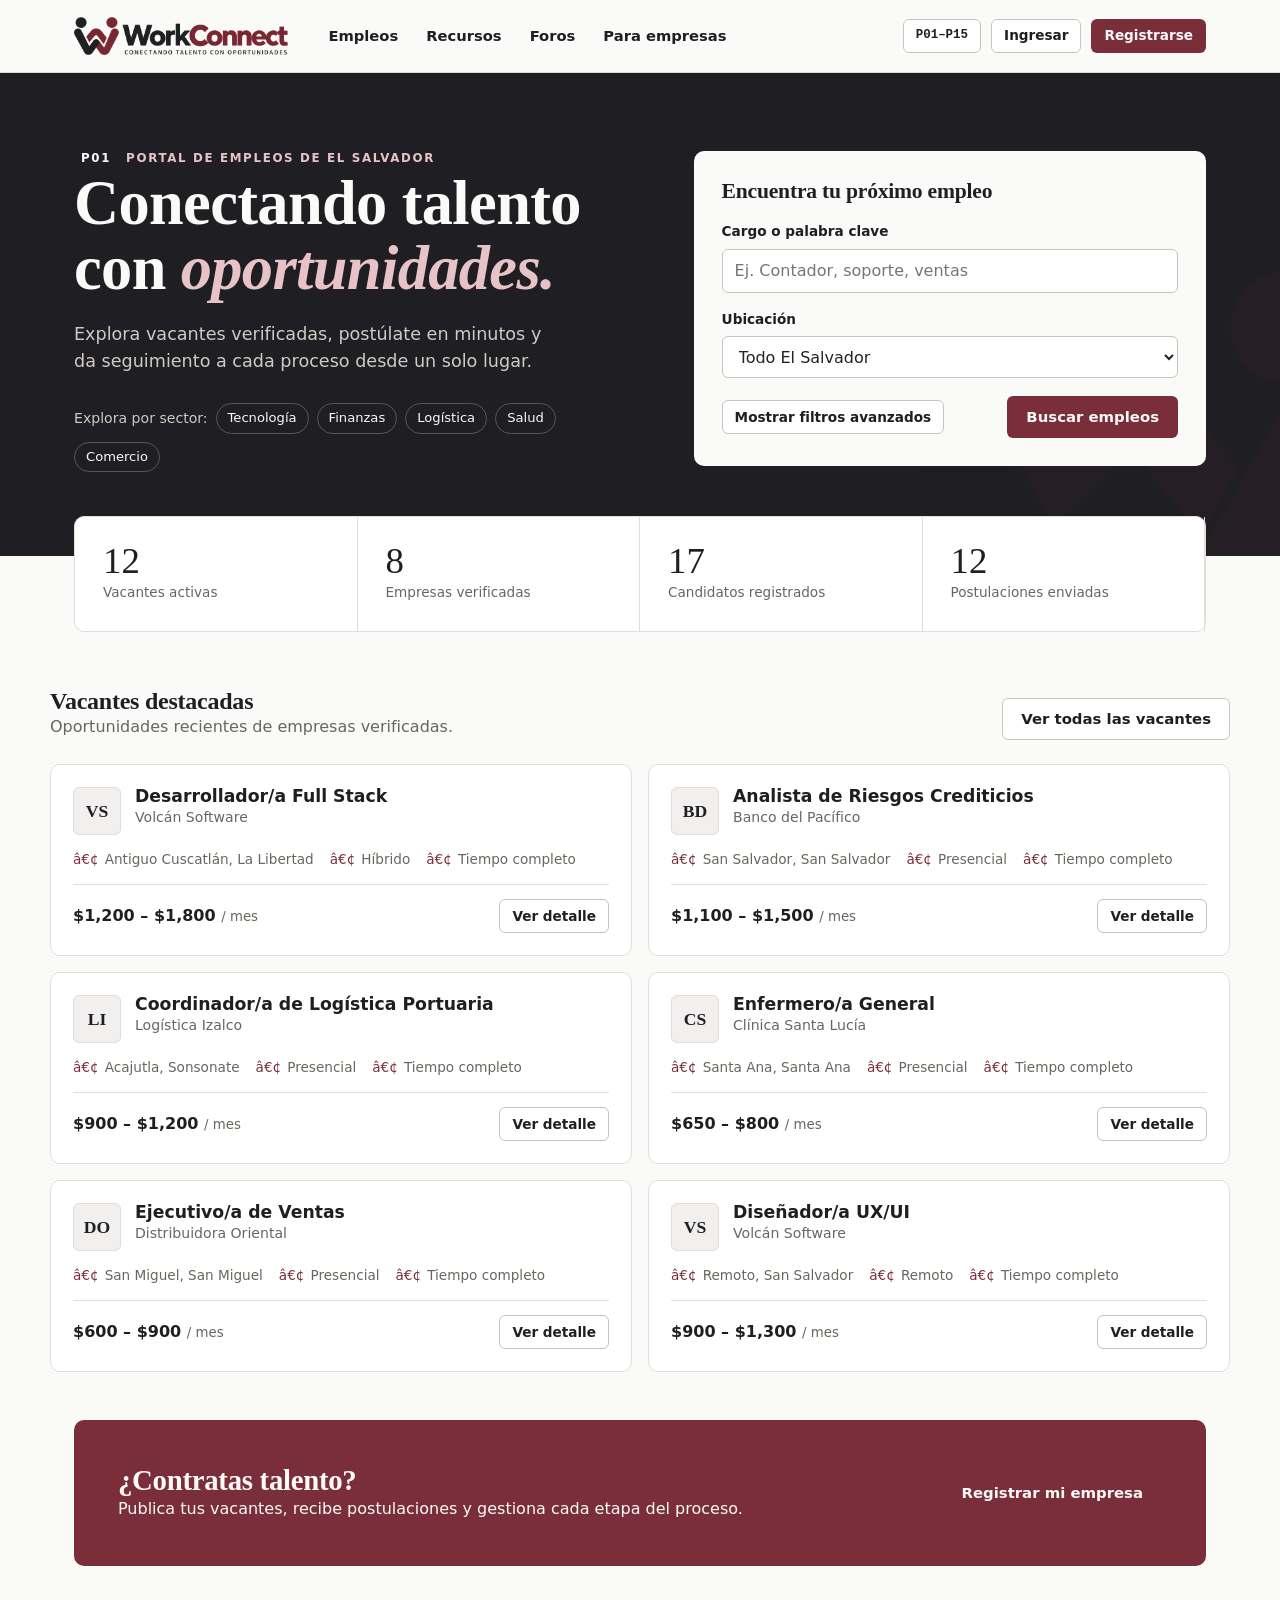
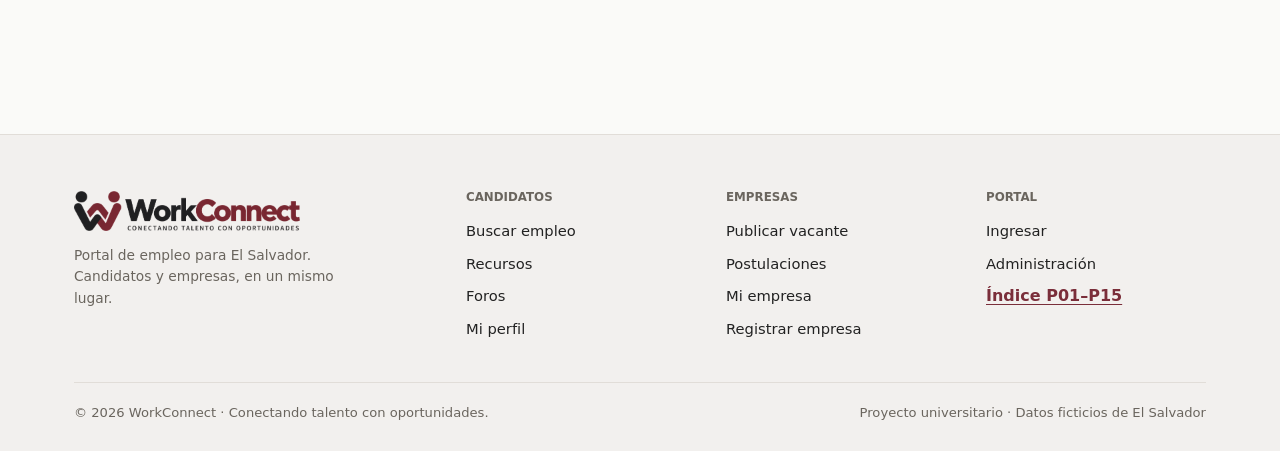
<file: index.html>
<!doctype html>
<html lang="es">
  <head>
    <meta charset="utf-8" />
    <meta name="viewport" content="width=device-width, initial-scale=1" />
    <title>Inicio · WorkConnect</title>
    <meta name="description" content="WorkConnect: conectando talento con oportunidades en El Salvador." />
    <link rel="icon" type="image/png" href="assets/icono.png" />
    <link rel="stylesheet" href="css/estilos.css" />
  </head>
  <body>
    <a class="enlace-saltar" href="#contenido-principal">Saltar al contenido</a>
    <header class="cabecera-sitio">
      <div class="contenedor barra">
        <a class="marca" href="index.html"><img src="assets/logo.png" alt="WorkConnect — Conectando talento con oportunidades" width="214" height="38" /></a>
        <nav class="navegacion-principal" id="navegacion-principal" aria-label="Principal">
          <a href="resultados.html">Empleos</a><a href="recursos.html">Recursos</a><a href="foros.html">Foros</a><a href="login.html?pestana=registro&amp;rol=empresa">Para empresas</a>
        </nav>
        <div class="acciones-cabecera">
          <button class="boton boton-contorno boton-pequeno boton-indice" id="boton-indice" type="button" aria-haspopup="dialog">P01–P15</button>
          <a class="boton boton-contorno boton-pequeno" href="login.html?pestana=ingresar">Ingresar</a>
          <a class="boton boton-principal boton-pequeno" href="login.html?pestana=registro">Registrarse</a>
          <button class="boton-menu" id="boton-menu" type="button" aria-label="Abrir menú" aria-expanded="false">☰</button>
        </div>
      </div>
    </header>
    <main id="contenido-principal">
      <section class="portada">
        <div class="contenedor rejilla-portada">
          <div>
            <span class="sobretitulo"><span class="pantalla">P01</span>Portal de empleos de El Salvador</span>
            <h1>Conectando talento con <em>oportunidades.</em></h1>
            <p class="introduccion">Explora vacantes verificadas, postúlate en minutos y da seguimiento a cada proceso desde un solo lugar.</p>
            <div class="enlaces-portada">
              <span>Explora por sector:</span><a href="resultados.html?sector=Tecnolog%C3%ADa">Tecnología</a><a href="resultados.html?sector=Finanzas">Finanzas</a><a href="resultados.html?sector=Log%C3%ADstica">Logística</a
              ><a href="resultados.html?sector=Salud">Salud</a><a href="resultados.html?sector=Comercio">Comercio</a>
            </div>
          </div>
          <form class="tarjeta-busqueda" action="resultados.html" method="get">
            <h2>Encuentra tu próximo empleo</h2>
            <div class="rejilla-formulario">
              <div class="campo completo"><label for="f-palabra">Cargo o palabra clave</label><input id="f-palabra" name="palabra" type="search" placeholder="Ej. Contador, soporte, ventas" /></div>
              <div class="campo completo">
                <label for="f-ubicacion">Ubicación</label
                ><select id="f-ubicacion" name="ubicacion">
                  <option value="">Todo El Salvador</option>
                  <option>Ahuachapán</option>
                  <option>Cabañas</option>
                  <option>Chalatenango</option>
                  <option>Cuscatlán</option>
                  <option>La Libertad</option>
                  <option>La Paz</option>
                  <option>La Unión</option>
                  <option>Morazán</option>
                  <option>San Miguel</option>
                  <option>San Salvador</option>
                  <option>San Vicente</option>
                  <option>Santa Ana</option>
                  <option>Sonsonate</option>
                  <option>Usulután</option>
                </select>
              </div>
            </div>
            <div id="panel-avanzado" class="panel-avanzado" hidden>
              <div class="campo">
                <label for="f-salario">Salario</label
                ><select id="f-salario" name="salario">
                  <option value="">Cualquiera</option>
                  <option value="400">Desde $400</option>
                  <option value="600">Desde $600</option>
                  <option value="900">Desde $900</option>
                  <option value="1200">Desde $1,200</option>
                </select>
              </div>
              <div class="campo">
                <label for="f-experiencia">Experiencia</label
                ><select id="f-experiencia" name="experiencia">
                  <option value="">Cualquiera</option>
                  <option value="0">Sin experiencia</option>
                  <option value="1">1 a 2 años</option>
                  <option value="3">3 a 5 años</option>
                  <option value="5">Más de 5 años</option>
                </select>
              </div>
              <div class="campo">
                <label for="f-contrato">Contrato</label
                ><select id="f-contrato" name="contrato">
                  <option value="">Cualquiera</option>
                  <option>Tiempo completo</option>
                  <option>Medio tiempo</option>
                  <option>Temporal</option>
                  <option>Por proyecto</option>
                  <option>Pasantía</option>
                </select>
              </div>
            </div>
            <div class="flexible" style="margin-top: 18px; justify-content: space-between">
              <button id="alternador-avanzado" class="boton boton-contorno boton-pequeno" type="button" aria-expanded="false" aria-controls="panel-avanzado">Mostrar filtros avanzados</button>
              <button class="boton boton-principal" type="submit">Buscar empleos</button>
            </div>
          </form>
        </div>
      </section>
      <section class="contenedor">
        <div class="metricas">
          <div class="metrica"><b>12</b><span>Vacantes activas</span></div>
          <div class="metrica"><b>8</b><span>Empresas verificadas</span></div>
          <div class="metrica"><b>17</b><span>Candidatos registrados</span></div>
          <div class="metrica"><b>12</b><span>Postulaciones enviadas</span></div>
        </div>
      </section>
      <section class="seccion contenedor">
        <div class="encabezado-seccion">
          <div>
            <h2>Vacantes destacadas</h2>
            <p class="atenuado">Oportunidades recientes de empresas verificadas.</p>
          </div>
          <a class="boton boton-contorno" href="resultados.html">Ver todas las vacantes</a>
        </div>
        <div class="rejilla-vacantes">
          <article class="tarjeta-vacante">
            <div class="encabezado-vacante">
              <div class="monograma" aria-hidden="true">VS</div>
              <div>
                <h3>
                  <a href="detalle-empleo.html?vacante=j1">Desarrollador/a Full Stack</a>
                </h3>
                <div class="empresa-vacante">Volcán Software</div>
              </div>
            </div>
            <div class="datos-vacante"><span>Antiguo Cuscatlán, La Libertad</span><span>Híbrido</span><span>Tiempo completo</span></div>
            <div class="pie-vacante">
              <div class="salario">$1,200 – $1,800 <small>/ mes</small></div>
              <a class="boton boton-contorno boton-pequeno" href="detalle-empleo.html?vacante=j1">Ver detalle</a>
            </div>
          </article>
          <article class="tarjeta-vacante">
            <div class="encabezado-vacante">
              <div class="monograma" aria-hidden="true">BD</div>
              <div>
                <h3>
                  <a href="detalle-empleo.html?vacante=j2">Analista de Riesgos Crediticios</a>
                </h3>
                <div class="empresa-vacante">Banco del Pacífico</div>
              </div>
            </div>
            <div class="datos-vacante"><span>San Salvador, San Salvador</span><span>Presencial</span><span>Tiempo completo</span></div>
            <div class="pie-vacante">
              <div class="salario">$1,100 – $1,500 <small>/ mes</small></div>
              <a class="boton boton-contorno boton-pequeno" href="detalle-empleo.html?vacante=j2">Ver detalle</a>
            </div>
          </article>
          <article class="tarjeta-vacante">
            <div class="encabezado-vacante">
              <div class="monograma" aria-hidden="true">LI</div>
              <div>
                <h3>
                  <a href="detalle-empleo.html?vacante=j3">Coordinador/a de Logística Portuaria</a>
                </h3>
                <div class="empresa-vacante">Logística Izalco</div>
              </div>
            </div>
            <div class="datos-vacante"><span>Acajutla, Sonsonate</span><span>Presencial</span><span>Tiempo completo</span></div>
            <div class="pie-vacante">
              <div class="salario">$900 – $1,200 <small>/ mes</small></div>
              <a class="boton boton-contorno boton-pequeno" href="detalle-empleo.html?vacante=j3">Ver detalle</a>
            </div>
          </article>
          <article class="tarjeta-vacante">
            <div class="encabezado-vacante">
              <div class="monograma" aria-hidden="true">CS</div>
              <div>
                <h3>
                  <a href="detalle-empleo.html?vacante=j5">Enfermero/a General</a>
                </h3>
                <div class="empresa-vacante">Clínica Santa Lucía</div>
              </div>
            </div>
            <div class="datos-vacante"><span>Santa Ana, Santa Ana</span><span>Presencial</span><span>Tiempo completo</span></div>
            <div class="pie-vacante">
              <div class="salario">$650 – $800 <small>/ mes</small></div>
              <a class="boton boton-contorno boton-pequeno" href="detalle-empleo.html?vacante=j5">Ver detalle</a>
            </div>
          </article>
          <article class="tarjeta-vacante">
            <div class="encabezado-vacante">
              <div class="monograma" aria-hidden="true">DO</div>
              <div>
                <h3>
                  <a href="detalle-empleo.html?vacante=j8">Ejecutivo/a de Ventas</a>
                </h3>
                <div class="empresa-vacante">Distribuidora Oriental</div>
              </div>
            </div>
            <div class="datos-vacante"><span>San Miguel, San Miguel</span><span>Presencial</span><span>Tiempo completo</span></div>
            <div class="pie-vacante">
              <div class="salario">$600 – $900 <small>/ mes</small></div>
              <a class="boton boton-contorno boton-pequeno" href="detalle-empleo.html?vacante=j8">Ver detalle</a>
            </div>
          </article>
          <article class="tarjeta-vacante">
            <div class="encabezado-vacante">
              <div class="monograma" aria-hidden="true">VS</div>
              <div>
                <h3>
                  <a href="detalle-empleo.html?vacante=j9">Diseñador/a UX/UI</a>
                </h3>
                <div class="empresa-vacante">Volcán Software</div>
              </div>
            </div>
            <div class="datos-vacante"><span>Remoto, San Salvador</span><span>Remoto</span><span>Tiempo completo</span></div>
            <div class="pie-vacante">
              <div class="salario">$900 – $1,300 <small>/ mes</small></div>
              <a class="boton boton-contorno boton-pequeno" href="detalle-empleo.html?vacante=j9">Ver detalle</a>
            </div>
          </article>
        </div>
      </section>
      <section class="contenedor" style="padding-bottom: 72px">
        <div class="franja-accion">
          <div>
            <h2>¿Contratas talento?</h2>
            <p>Publica tus vacantes, recibe postulaciones y gestiona cada etapa del proceso.</p>
          </div>
          <a class="boton boton-principal" href="login.html?pestana=registro&amp;rol=empresa">Registrar mi empresa</a>
        </div>
      </section>
    </main>
    <footer class="pie-sitio">
      <div class="contenedor">
        <div class="rejilla-pie">
          <div>
            <img src="assets/logo.png" alt="WorkConnect" />
            <p class="atenuado pequeno" style="max-width: 300px">Portal de empleo para El Salvador. Candidatos y empresas, en un mismo lugar.</p>
          </div>
          <div>
            <h4>Candidatos</h4>
            <ul>
              <li><a href="resultados.html">Buscar empleo</a></li>
              <li><a href="recursos.html">Recursos</a></li>
              <li><a href="foros.html">Foros</a></li>
              <li><a href="candidato.html">Mi perfil</a></li>
            </ul>
          </div>
          <div>
            <h4>Empresas</h4>
            <ul>
              <li><a href="publicar-vacante.html">Publicar vacante</a></li>
              <li><a href="postulaciones.html">Postulaciones</a></li>
              <li><a href="empresas.html">Mi empresa</a></li>
              <li>
                <a href="login.html?pestana=registro&amp;rol=empresa">Registrar empresa</a>
              </li>
            </ul>
          </div>
          <div>
            <h4>Portal</h4>
            <ul>
              <li><a href="login.html">Ingresar</a></li>
              <li><a href="admin-dashboard.html">Administración</a></li>
              <li>
                <button class="enlace" type="button" id="boton-pie-indice">Índice P01–P15</button>
              </li>
            </ul>
          </div>
        </div>
        <div class="base-pie"><span>© 2026 WorkConnect · Conectando talento con oportunidades.</span><span>Proyecto universitario · Datos ficticios de El Salvador</span></div>
      </div>
    </footer>
    <div class="fondo-ventana oculto" id="ventana-indice" role="presentation">
      <section class="ventana grande" role="dialog" aria-modal="true" aria-labelledby="titulo-indice" tabindex="-1">
        <div class="encabezado-ventana">
          <h2 id="titulo-indice">Índice del prototipo</h2>
          <button class="cerrar-ventana" type="button" data-cerrar-modal aria-label="Cerrar">×</button>
        </div>
        <div class="contenido-ventana">
          <div class="indice-prototipo">
            <div>
              <h3>Módulo 1 · Portal público</h3>
              <a href="index.html"><b>P01</b>Inicio</a><a href="resultados.html"><b>P02</b>Resultados de búsqueda</a><a href="detalle-empleo.html"><b>P03</b>Detalle del empleo</a><a href="recursos.html"><b>P04</b>Recursos</a
              ><a href="foros.html"><b>P05</b>Foros</a>
            </div>
            <div>
              <h3>Módulo 2 · Candidatos y empresas</h3>
              <a href="login.html"><b>P06</b>Registro e inicio de sesión</a><a href="candidato.html"><b>P07</b>Perfil del candidato</a><a href="empresas.html"><b>P08</b>Gestión empresarial</a
              ><a href="publicar-vacante.html"><b>P09</b>Publicar vacante</a><a href="postulaciones.html"><b>P10</b>Postulaciones</a>
            </div>
            <div>
              <h3>Módulo 3 · Administración</h3>
              <a href="admin-dashboard.html"><b>P11</b>Dashboard administrativo</a><a href="admin-usuarios.html"><b>P12</b>Gestión de usuarios</a><a href="admin-empresas.html"><b>P13</b>Gestión de empresas</a
              ><a href="admin-vacantes.html"><b>P14</b>Gestión de vacantes</a><a href="admin-moderacion.html"><b>P15</b>Moderación de contenido</a>
            </div>
          </div>
        </div>
        <div class="pie-ventana">
          <button class="boton boton-carbon" type="button" data-cerrar-modal>Cerrar</button>
        </div>
      </section>
    </div>
    <script src="js/interacciones.js"></script>
  </body>
</html>
</file>
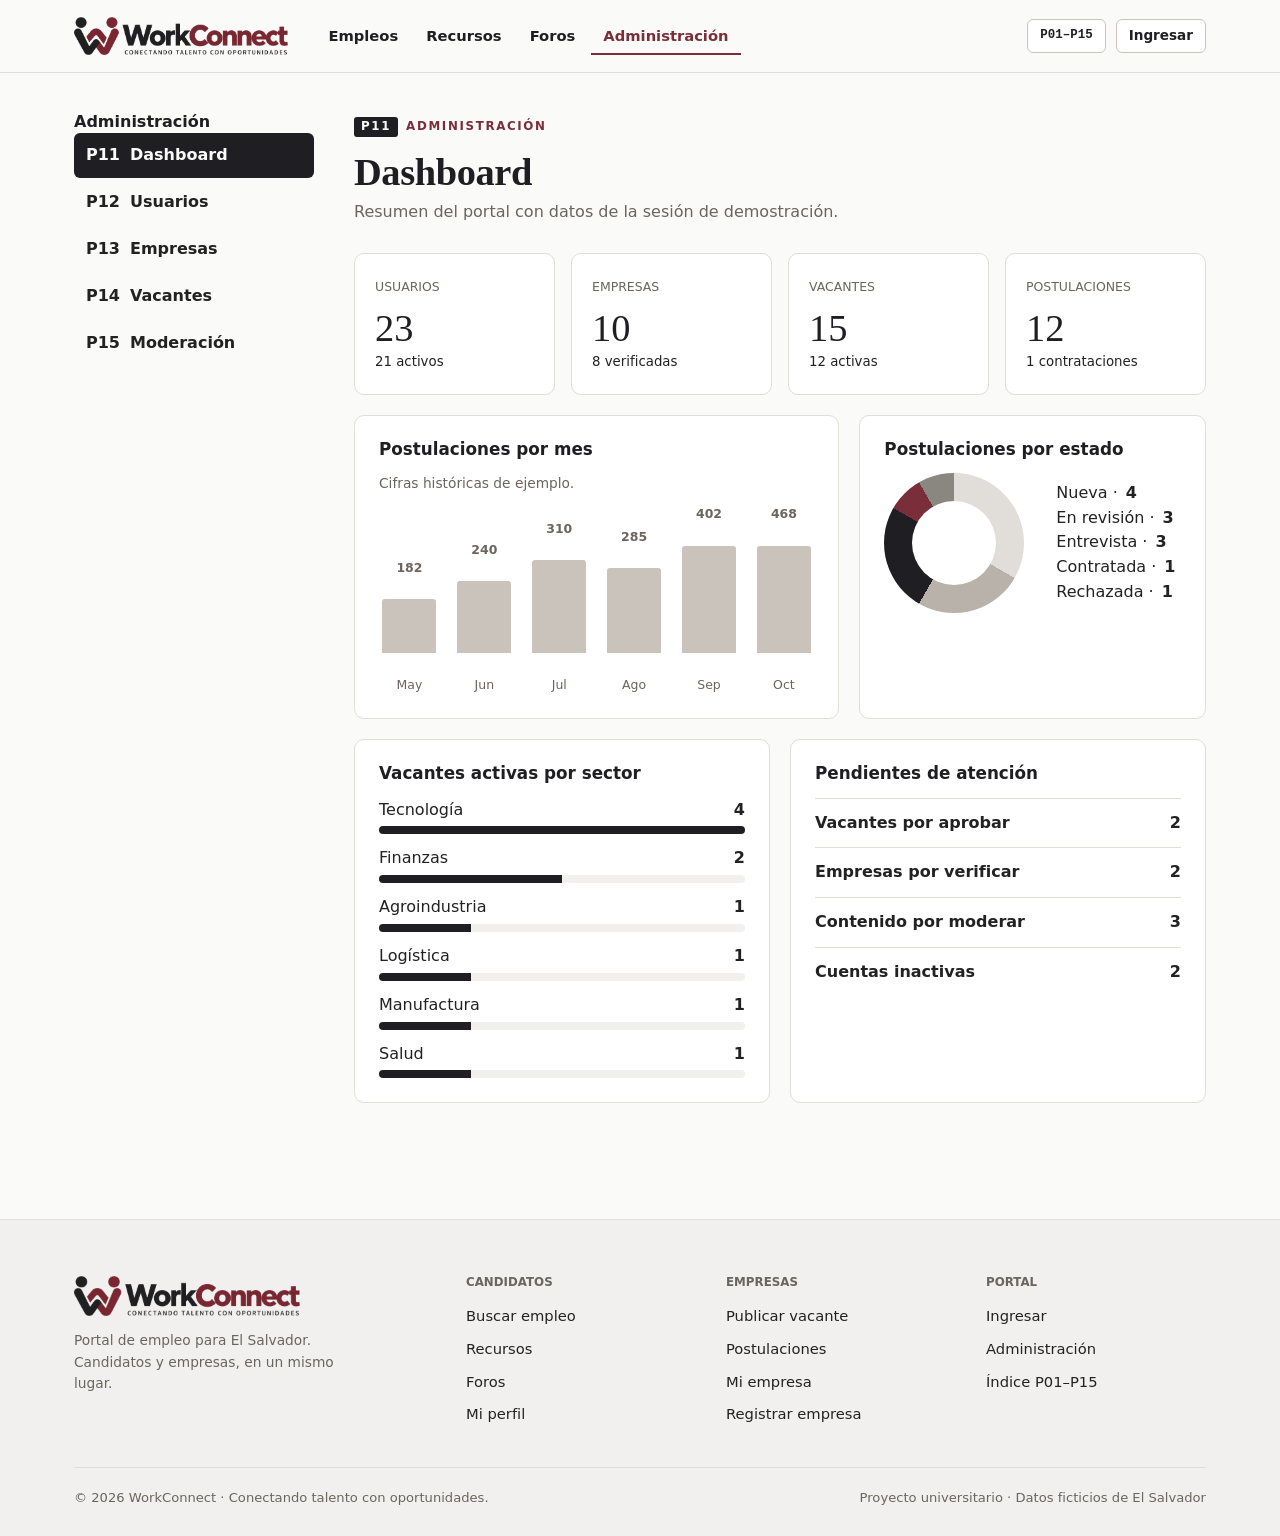
<file: admin-dashboard.html>
<!doctype html>
<html lang="es">
  <head>
    <meta charset="utf-8" />
    <meta name="viewport" content="width=device-width, initial-scale=1" />
    <title>Dashboard administrativo · WorkConnect</title>
    <meta name="description" content="WorkConnect: conectando talento con oportunidades en El Salvador." />
    <link rel="icon" type="image/png" href="assets/icono.png" />
    <link rel="stylesheet" href="css/estilos.css" />
  </head>
  <body>
    <a class="enlace-saltar" href="#contenido-principal">Saltar al contenido</a>
    <header class="cabecera-sitio">
      <div class="contenedor barra">
        <a class="marca" href="index.html"><img src="assets/logo.png" alt="WorkConnect — Conectando talento con oportunidades" width="214" height="38" /></a>
        <nav class="navegacion-principal" id="navegacion-principal" aria-label="Principal">
          <a href="resultados.html">Empleos</a><a href="recursos.html">Recursos</a><a href="foros.html">Foros</a><a href="admin-dashboard.html" aria-current="page">Administración</a>
        </nav>
        <div class="acciones-cabecera">
          <a class="boton boton-contorno boton-pequeno boton-indice" href="index.html">P01–P15</a><a class="boton boton-contorno boton-pequeno" href="login.html">Ingresar</a
          ><button class="boton-menu" id="boton-menu" type="button" aria-label="Abrir menú" aria-expanded="false">☰</button>
        </div>
      </div>
    </header>
    <main id="contenido-principal">
      <div class="contenedor">
        <div class="panel-administracion">
          <aside class="navegacion-administracion" aria-label="Administración">
            <h4>Administración</h4>
            <a href="admin-dashboard.html" aria-current="page"><b>P11</b>Dashboard</a><a href="admin-usuarios.html"><b>P12</b>Usuarios</a><a href="admin-empresas.html"><b>P13</b>Empresas</a
            ><a href="admin-vacantes.html"><b>P14</b>Vacantes</a><a href="admin-moderacion.html"><b>P15</b>Moderación</a>
          </aside>
          <div>
            <div class="encabezado-administracion">
              <span class="sobretitulo"><span class="pantalla">P11</span>Administración</span>
              <h1>Dashboard</h1>
              <p>Resumen del portal con datos de la sesión de demostración.</p>
            </div>
            <div class="rejilla-indicadores">
              <div class="indicador"><span>Usuarios</span><b>23</b><small>21 activos</small></div>
              <div class="indicador"><span>Empresas</span><b>10</b><small>8 verificadas</small></div>
              <div class="indicador"><span>Vacantes</span><b>15</b><small>12 activas</small></div>
              <div class="indicador"><span>Postulaciones</span><b>12</b><small>1 contrataciones</small></div>
            </div>
            <div class="graficos">
              <section class="tarjeta">
                <h3>Postulaciones por mes</h3>
                <p class="pequeno atenuado">Cifras históricas de ejemplo.</p>
                <div class="grafico-columnas" role="img" aria-label="Postulaciones mensuales: mayo 182, junio 240, julio 310, agosto 285, septiembre 402, octubre 468">
                  <div class="columna"><b>182</b><i style="height: 54px"></i><span>May</span></div>
                  <div class="columna"><b>240</b><i style="height: 72px"></i><span>Jun</span></div>
                  <div class="columna"><b>310</b><i style="height: 93px"></i><span>Jul</span></div>
                  <div class="columna"><b>285</b><i style="height: 85px"></i><span>Ago</span></div>
                  <div class="columna"><b>402</b><i style="height: 120px"></i><span>Sep</span></div>
                  <div class="columna"><b>468</b><i style="height: 140px"></i><span>Oct</span></div>
                </div>
              </section>
              <section class="tarjeta">
                <h3>Postulaciones por estado</h3>
                <div class="envoltura-anillo">
                  <div
                    class="anillo"
                    style="background: conic-gradient(#e1ddd8 0% 33.33%, #b9b2aa 33.33% 58.33%, #1f1f23 58.33% 83.33%, #7a2e3a 83.33% 91.67%, #8a8680 91.67% 100%)"
                    role="img"
                    aria-label="Nueva: 4, En revisión: 3, Entrevista: 3, Contratada: 1, Rechazada: 1"
                  ></div>
                  <ul class="leyenda">
                    <li><i style="background: #e1ddd8"></i>Nueva · <b>4</b></li>
                    <li><i style="background: #b9b2aa"></i>En revisión · <b>3</b></li>
                    <li><i style="background: #1f1f23"></i>Entrevista · <b>3</b></li>
                    <li><i style="background: #7a2e3a"></i>Contratada · <b>1</b></li>
                    <li><i style="background: #8a8680"></i>Rechazada · <b>1</b></li>
                  </ul>
                </div>
              </section>
            </div>
            <div class="graficos" style="grid-template-columns: 1fr 1fr">
              <section class="tarjeta">
                <h3>Vacantes activas por sector</h3>
                <div class="barra-horizontal">
                  <div class="parte-superior"><span>Tecnología</span><b>4</b></div>
                  <div class="pista"><i style="width: 100%"></i></div>
                </div>
                <div class="barra-horizontal">
                  <div class="parte-superior"><span>Finanzas</span><b>2</b></div>
                  <div class="pista"><i style="width: 50%"></i></div>
                </div>
                <div class="barra-horizontal">
                  <div class="parte-superior"><span>Agroindustria</span><b>1</b></div>
                  <div class="pista"><i style="width: 25%"></i></div>
                </div>
                <div class="barra-horizontal">
                  <div class="parte-superior"><span>Logística</span><b>1</b></div>
                  <div class="pista"><i style="width: 25%"></i></div>
                </div>
                <div class="barra-horizontal">
                  <div class="parte-superior"><span>Manufactura</span><b>1</b></div>
                  <div class="pista"><i style="width: 25%"></i></div>
                </div>
                <div class="barra-horizontal">
                  <div class="parte-superior"><span>Salud</span><b>1</b></div>
                  <div class="pista"><i style="width: 25%"></i></div>
                </div>
              </section>
              <section class="tarjeta">
                <h3>Pendientes de atención</h3>
                <div class="pendientes">
                  <a href="admin-vacantes.html">Vacantes por aprobar <span>2</span></a
                  ><a href="admin-empresas.html">Empresas por verificar <span>2</span></a
                  ><a href="admin-moderacion.html">Contenido por moderar <span>3</span></a
                  ><a href="admin-usuarios.html">Cuentas inactivas <span>2</span></a>
                </div>
              </section>
            </div>
          </div>
        </div>
      </div>
    </main>
    <footer class="pie-sitio">
      <div class="contenedor">
        <div class="rejilla-pie">
          <div>
            <img src="assets/logo.png" alt="WorkConnect" />
            <p class="atenuado pequeno" style="max-width: 300px">Portal de empleo para El Salvador. Candidatos y empresas, en un mismo lugar.</p>
          </div>
          <div>
            <h4>Candidatos</h4>
            <ul>
              <li><a href="resultados.html">Buscar empleo</a></li>
              <li><a href="recursos.html">Recursos</a></li>
              <li><a href="foros.html">Foros</a></li>
              <li><a href="candidato.html">Mi perfil</a></li>
            </ul>
          </div>
          <div>
            <h4>Empresas</h4>
            <ul>
              <li><a href="publicar-vacante.html">Publicar vacante</a></li>
              <li><a href="postulaciones.html">Postulaciones</a></li>
              <li><a href="empresas.html">Mi empresa</a></li>
              <li>
                <a href="login.html?pestana=registro&amp;rol=empresa">Registrar empresa</a>
              </li>
            </ul>
          </div>
          <div>
            <h4>Portal</h4>
            <ul>
              <li><a href="login.html">Ingresar</a></li>
              <li><a href="admin-dashboard.html">Administración</a></li>
              <li><a href="index.html">Índice P01–P15</a></li>
            </ul>
          </div>
        </div>
        <div class="base-pie"><span>© 2026 WorkConnect · Conectando talento con oportunidades.</span><span>Proyecto universitario · Datos ficticios de El Salvador</span></div>
      </div>
    </footer>
    <script src="js/interacciones.js"></script>
  </body>
</html>
</file>
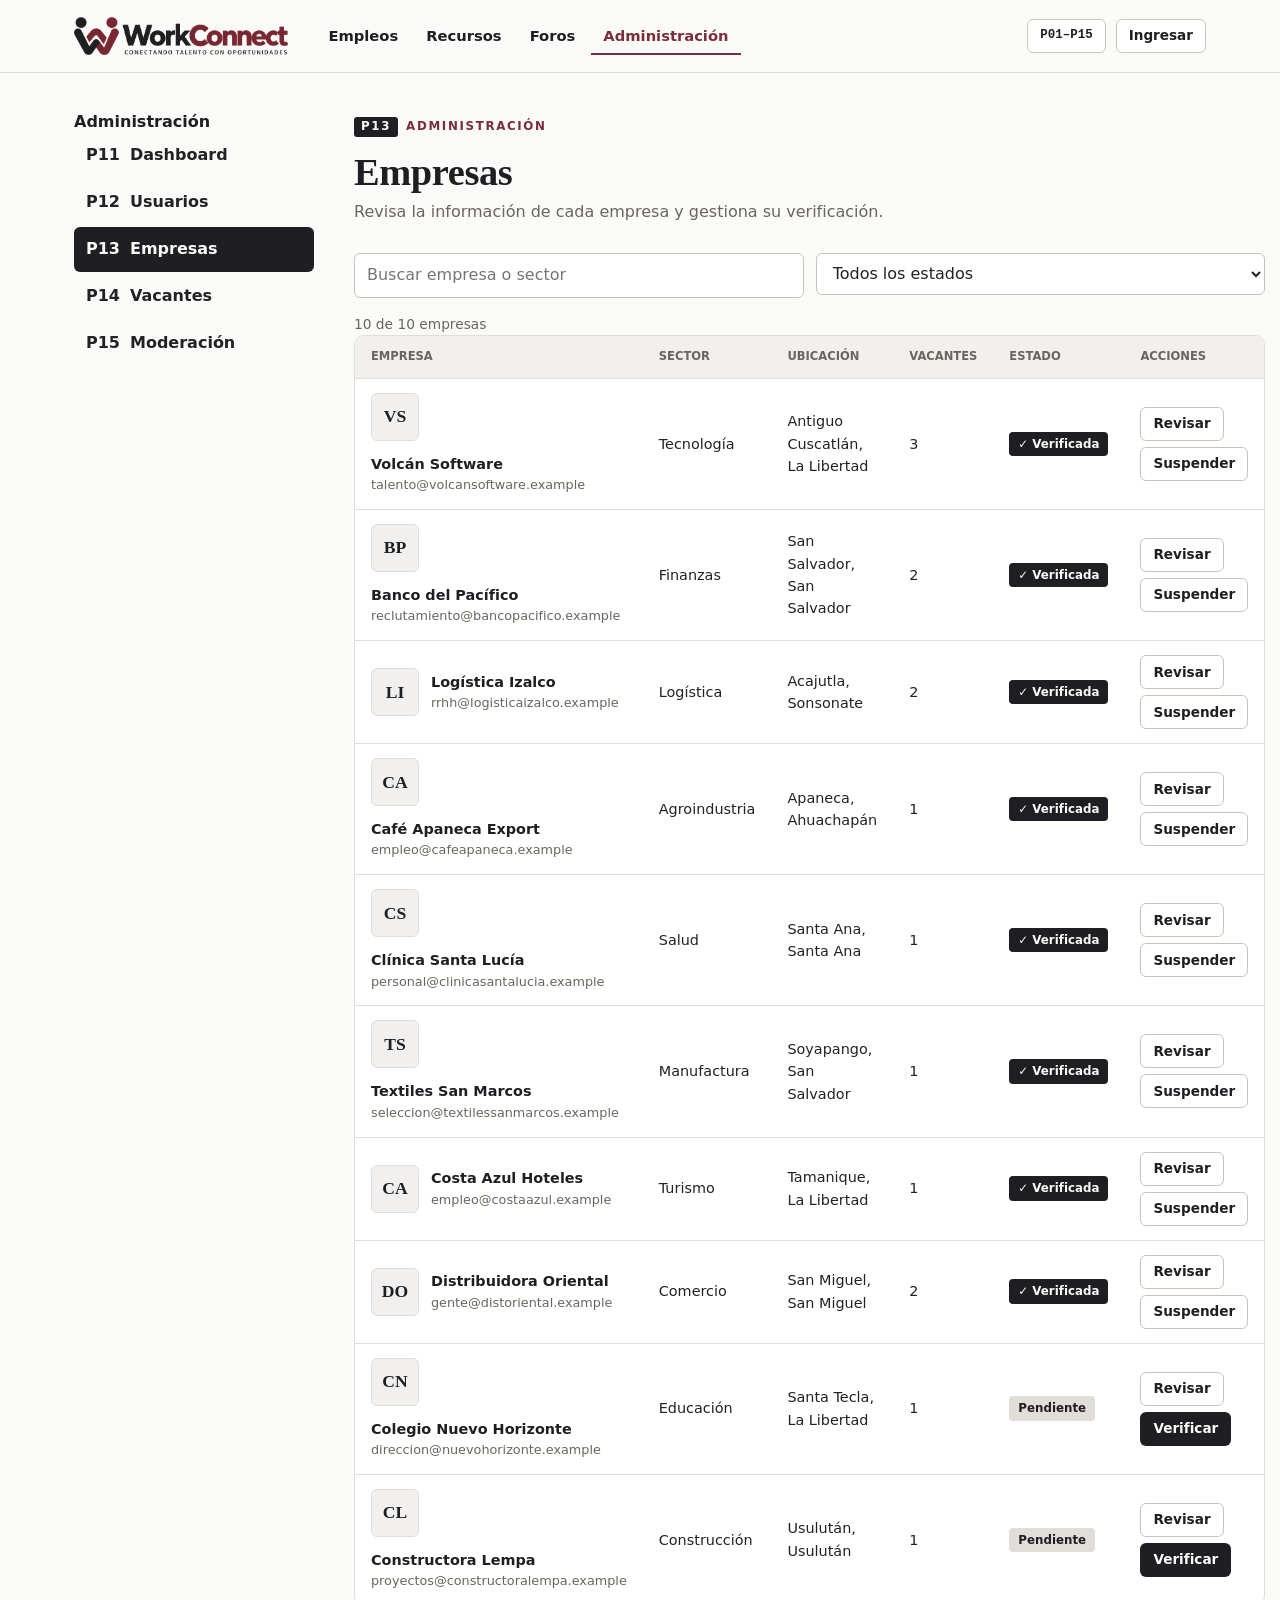
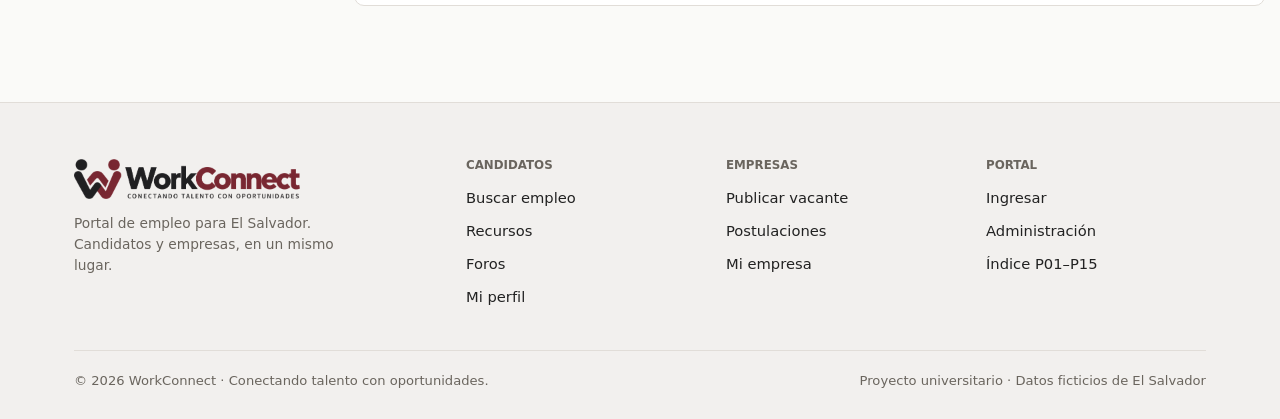
<file: admin-empresas.html>
<!doctype html>
<html lang="es">
  <head>
    <meta charset="utf-8" />
    <meta name="viewport" content="width=device-width, initial-scale=1" />
    <title>Gestión de empresas · WorkConnect</title>
    <meta name="description" content="WorkConnect: conectando talento con oportunidades en El Salvador." />
    <link rel="icon" type="image/png" href="assets/icono.png" />
    <link rel="stylesheet" href="css/estilos.css" />
  </head>
  <body>
    <a class="enlace-saltar" href="#contenido-principal">Saltar al contenido</a>
    <header class="cabecera-sitio">
      <div class="contenedor barra">
        <a class="marca" href="index.html"><img src="assets/logo.png" alt="WorkConnect — Conectando talento con oportunidades" width="214" height="38" /></a>
        <nav class="navegacion-principal" id="navegacion-principal" aria-label="Principal">
          <a href="resultados.html">Empleos</a><a href="recursos.html">Recursos</a><a href="foros.html">Foros</a><a href="admin-dashboard.html" aria-current="page">Administración</a>
        </nav>
        <div class="acciones-cabecera">
          <a class="boton boton-contorno boton-pequeno boton-indice" href="index.html">P01–P15</a><a class="boton boton-contorno boton-pequeno" href="login.html">Ingresar</a
          ><button class="boton-menu" id="boton-menu" type="button" aria-label="Abrir menú" aria-expanded="false">☰</button>
        </div>
      </div>
    </header>
    <main id="contenido-principal">
      <div class="contenedor">
        <div class="panel-administracion">
          <aside class="navegacion-administracion" aria-label="Administración">
            <h4>Administración</h4>
            <a href="admin-dashboard.html"><b>P11</b>Dashboard</a><a href="admin-usuarios.html"><b>P12</b>Usuarios</a><a href="admin-empresas.html" aria-current="page"><b>P13</b>Empresas</a
            ><a href="admin-vacantes.html"><b>P14</b>Vacantes</a><a href="admin-moderacion.html"><b>P15</b>Moderación</a>
          </aside>
          <div>
            <div class="encabezado-administracion">
              <span class="sobretitulo"><span class="pantalla">P13</span>Administración</span>
              <h1>Empresas</h1>
              <p>Revisa la información de cada empresa y gestiona su verificación.</p>
            </div>
            <div class="barra-herramientas">
              <div class="campo expandir"><label class="solo-lector" for="buscar-empresa">Buscar</label><input id="buscar-empresa" type="search" placeholder="Buscar empresa o sector" /></div>
              <div class="campo">
                <label class="solo-lector" for="estado-empresa">Estado</label
                ><select id="estado-empresa">
                  <option>Todos los estados</option>
                  <option>Verificada</option>
                  <option>Pendiente</option>
                  <option>Suspendida</option>
                </select>
              </div>
            </div>
            <p class="pequeno atenuado">10 de 10 empresas</p>
            <div class="contenedor-tabla">
              <table>
                <thead>
                  <tr>
                    <th>Empresa</th>
                    <th>Sector</th>
                    <th>Ubicación</th>
                    <th>Vacantes</th>
                    <th>Estado</th>
                    <th>Acciones</th>
                  </tr>
                </thead>
                <tbody>
                  <tr>
                    <td>
                      <div class="flexible">
                        <div class="monograma" aria-hidden="true">VS</div>
                        <div>
                          <div class="celda-principal">Volcán Software</div>
                          <div class="celda-secundaria">talento@volcansoftware.example</div>
                        </div>
                      </div>
                    </td>
                    <td>Tecnología</td>
                    <td>Antiguo Cuscatlán, La Libertad</td>
                    <td>3</td>
                    <td>
                      <span class="insignia insignia-correcta">✓ Verificada</span>
                    </td>
                    <td>
                      <div class="acciones">
                        <button class="boton boton-contorno boton-pequeno" type="button" data-abrir-ventana="demostracion">Revisar</button
                        ><button class="boton boton-contorno boton-pequeno" type="button" data-abrir-ventana="demostracion">Suspender</button>
                      </div>
                    </td>
                  </tr>
                  <tr>
                    <td>
                      <div class="flexible">
                        <div class="monograma" aria-hidden="true">BP</div>
                        <div>
                          <div class="celda-principal">Banco del Pacífico</div>
                          <div class="celda-secundaria">reclutamiento@bancopacifico.example</div>
                        </div>
                      </div>
                    </td>
                    <td>Finanzas</td>
                    <td>San Salvador, San Salvador</td>
                    <td>2</td>
                    <td>
                      <span class="insignia insignia-correcta">✓ Verificada</span>
                    </td>
                    <td>
                      <div class="acciones">
                        <button class="boton boton-contorno boton-pequeno" type="button" data-abrir-ventana="demostracion">Revisar</button
                        ><button class="boton boton-contorno boton-pequeno" type="button" data-abrir-ventana="demostracion">Suspender</button>
                      </div>
                    </td>
                  </tr>
                  <tr>
                    <td>
                      <div class="flexible">
                        <div class="monograma" aria-hidden="true">LI</div>
                        <div>
                          <div class="celda-principal">Logística Izalco</div>
                          <div class="celda-secundaria">rrhh@logisticaizalco.example</div>
                        </div>
                      </div>
                    </td>
                    <td>Logística</td>
                    <td>Acajutla, Sonsonate</td>
                    <td>2</td>
                    <td>
                      <span class="insignia insignia-correcta">✓ Verificada</span>
                    </td>
                    <td>
                      <div class="acciones">
                        <button class="boton boton-contorno boton-pequeno" type="button" data-abrir-ventana="demostracion">Revisar</button
                        ><button class="boton boton-contorno boton-pequeno" type="button" data-abrir-ventana="demostracion">Suspender</button>
                      </div>
                    </td>
                  </tr>
                  <tr>
                    <td>
                      <div class="flexible">
                        <div class="monograma" aria-hidden="true">CA</div>
                        <div>
                          <div class="celda-principal">Café Apaneca Export</div>
                          <div class="celda-secundaria">empleo@cafeapaneca.example</div>
                        </div>
                      </div>
                    </td>
                    <td>Agroindustria</td>
                    <td>Apaneca, Ahuachapán</td>
                    <td>1</td>
                    <td>
                      <span class="insignia insignia-correcta">✓ Verificada</span>
                    </td>
                    <td>
                      <div class="acciones">
                        <button class="boton boton-contorno boton-pequeno" type="button" data-abrir-ventana="demostracion">Revisar</button
                        ><button class="boton boton-contorno boton-pequeno" type="button" data-abrir-ventana="demostracion">Suspender</button>
                      </div>
                    </td>
                  </tr>
                  <tr>
                    <td>
                      <div class="flexible">
                        <div class="monograma" aria-hidden="true">CS</div>
                        <div>
                          <div class="celda-principal">Clínica Santa Lucía</div>
                          <div class="celda-secundaria">personal@clinicasantalucia.example</div>
                        </div>
                      </div>
                    </td>
                    <td>Salud</td>
                    <td>Santa Ana, Santa Ana</td>
                    <td>1</td>
                    <td>
                      <span class="insignia insignia-correcta">✓ Verificada</span>
                    </td>
                    <td>
                      <div class="acciones">
                        <button class="boton boton-contorno boton-pequeno" type="button" data-abrir-ventana="demostracion">Revisar</button
                        ><button class="boton boton-contorno boton-pequeno" type="button" data-abrir-ventana="demostracion">Suspender</button>
                      </div>
                    </td>
                  </tr>
                  <tr>
                    <td>
                      <div class="flexible">
                        <div class="monograma" aria-hidden="true">TS</div>
                        <div>
                          <div class="celda-principal">Textiles San Marcos</div>
                          <div class="celda-secundaria">seleccion@textilessanmarcos.example</div>
                        </div>
                      </div>
                    </td>
                    <td>Manufactura</td>
                    <td>Soyapango, San Salvador</td>
                    <td>1</td>
                    <td>
                      <span class="insignia insignia-correcta">✓ Verificada</span>
                    </td>
                    <td>
                      <div class="acciones">
                        <button class="boton boton-contorno boton-pequeno" type="button" data-abrir-ventana="demostracion">Revisar</button
                        ><button class="boton boton-contorno boton-pequeno" type="button" data-abrir-ventana="demostracion">Suspender</button>
                      </div>
                    </td>
                  </tr>
                  <tr>
                    <td>
                      <div class="flexible">
                        <div class="monograma" aria-hidden="true">CA</div>
                        <div>
                          <div class="celda-principal">Costa Azul Hoteles</div>
                          <div class="celda-secundaria">empleo@costaazul.example</div>
                        </div>
                      </div>
                    </td>
                    <td>Turismo</td>
                    <td>Tamanique, La Libertad</td>
                    <td>1</td>
                    <td>
                      <span class="insignia insignia-correcta">✓ Verificada</span>
                    </td>
                    <td>
                      <div class="acciones">
                        <button class="boton boton-contorno boton-pequeno" type="button" data-abrir-ventana="demostracion">Revisar</button
                        ><button class="boton boton-contorno boton-pequeno" type="button" data-abrir-ventana="demostracion">Suspender</button>
                      </div>
                    </td>
                  </tr>
                  <tr>
                    <td>
                      <div class="flexible">
                        <div class="monograma" aria-hidden="true">DO</div>
                        <div>
                          <div class="celda-principal">Distribuidora Oriental</div>
                          <div class="celda-secundaria">gente@distoriental.example</div>
                        </div>
                      </div>
                    </td>
                    <td>Comercio</td>
                    <td>San Miguel, San Miguel</td>
                    <td>2</td>
                    <td>
                      <span class="insignia insignia-correcta">✓ Verificada</span>
                    </td>
                    <td>
                      <div class="acciones">
                        <button class="boton boton-contorno boton-pequeno" type="button" data-abrir-ventana="demostracion">Revisar</button
                        ><button class="boton boton-contorno boton-pequeno" type="button" data-abrir-ventana="demostracion">Suspender</button>
                      </div>
                    </td>
                  </tr>
                  <tr>
                    <td>
                      <div class="flexible">
                        <div class="monograma" aria-hidden="true">CN</div>
                        <div>
                          <div class="celda-principal">Colegio Nuevo Horizonte</div>
                          <div class="celda-secundaria">direccion@nuevohorizonte.example</div>
                        </div>
                      </div>
                    </td>
                    <td>Educación</td>
                    <td>Santa Tecla, La Libertad</td>
                    <td>1</td>
                    <td>
                      <span class="insignia insignia-pendiente">Pendiente</span>
                    </td>
                    <td>
                      <div class="acciones">
                        <button class="boton boton-contorno boton-pequeno" type="button" data-abrir-ventana="demostracion">Revisar</button
                        ><button class="boton boton-carbon boton-pequeno" type="button" data-abrir-ventana="demostracion">Verificar</button>
                      </div>
                    </td>
                  </tr>
                  <tr>
                    <td>
                      <div class="flexible">
                        <div class="monograma" aria-hidden="true">CL</div>
                        <div>
                          <div class="celda-principal">Constructora Lempa</div>
                          <div class="celda-secundaria">proyectos@constructoralempa.example</div>
                        </div>
                      </div>
                    </td>
                    <td>Construcción</td>
                    <td>Usulután, Usulután</td>
                    <td>1</td>
                    <td>
                      <span class="insignia insignia-pendiente">Pendiente</span>
                    </td>
                    <td>
                      <div class="acciones">
                        <button class="boton boton-contorno boton-pequeno" type="button" data-abrir-ventana="demostracion">Revisar</button
                        ><button class="boton boton-carbon boton-pequeno" type="button" data-abrir-ventana="demostracion">Verificar</button>
                      </div>
                    </td>
                  </tr>
                </tbody>
              </table>
            </div>
          </div>
        </div>
      </div>
    </main>
    <footer class="pie-sitio">
      <div class="contenedor">
        <div class="rejilla-pie">
          <div>
            <img src="assets/logo.png" alt="WorkConnect" />
            <p class="atenuado pequeno" style="max-width: 300px">Portal de empleo para El Salvador. Candidatos y empresas, en un mismo lugar.</p>
          </div>
          <div>
            <h4>Candidatos</h4>
            <ul>
              <li><a href="resultados.html">Buscar empleo</a></li>
              <li><a href="recursos.html">Recursos</a></li>
              <li><a href="foros.html">Foros</a></li>
              <li><a href="candidato.html">Mi perfil</a></li>
            </ul>
          </div>
          <div>
            <h4>Empresas</h4>
            <ul>
              <li><a href="publicar-vacante.html">Publicar vacante</a></li>
              <li><a href="postulaciones.html">Postulaciones</a></li>
              <li><a href="empresas.html">Mi empresa</a></li>
            </ul>
          </div>
          <div>
            <h4>Portal</h4>
            <ul>
              <li><a href="login.html">Ingresar</a></li>
              <li><a href="admin-dashboard.html">Administración</a></li>
              <li><a href="index.html">Índice P01–P15</a></li>
            </ul>
          </div>
        </div>
        <div class="base-pie"><span>© 2026 WorkConnect · Conectando talento con oportunidades.</span><span>Proyecto universitario · Datos ficticios de El Salvador</span></div>
      </div>
    </footer>
    <div class="fondo-ventana oculto" id="demostracion">
      <section class="ventana" role="dialog" aria-modal="true" aria-labelledby="titulo-demostracion" tabindex="-1">
        <div class="encabezado-ventana">
          <h2 id="titulo-demostracion">Acción de demostración</h2>
          <button class="cerrar-ventana" type="button" data-cerrar-modal aria-label="Cerrar">×</button>
        </div>
        <div class="contenido-ventana">
          <p>Las empresas y sus estados son datos fijos y no se modifican.</p>
        </div>
        <div class="pie-ventana">
          <button class="boton boton-carbon" type="button" data-cerrar-modal>Cerrar</button>
        </div>
      </section>
    </div>
    <script src="js/interacciones.js"></script>
  </body>
</html>
</file>
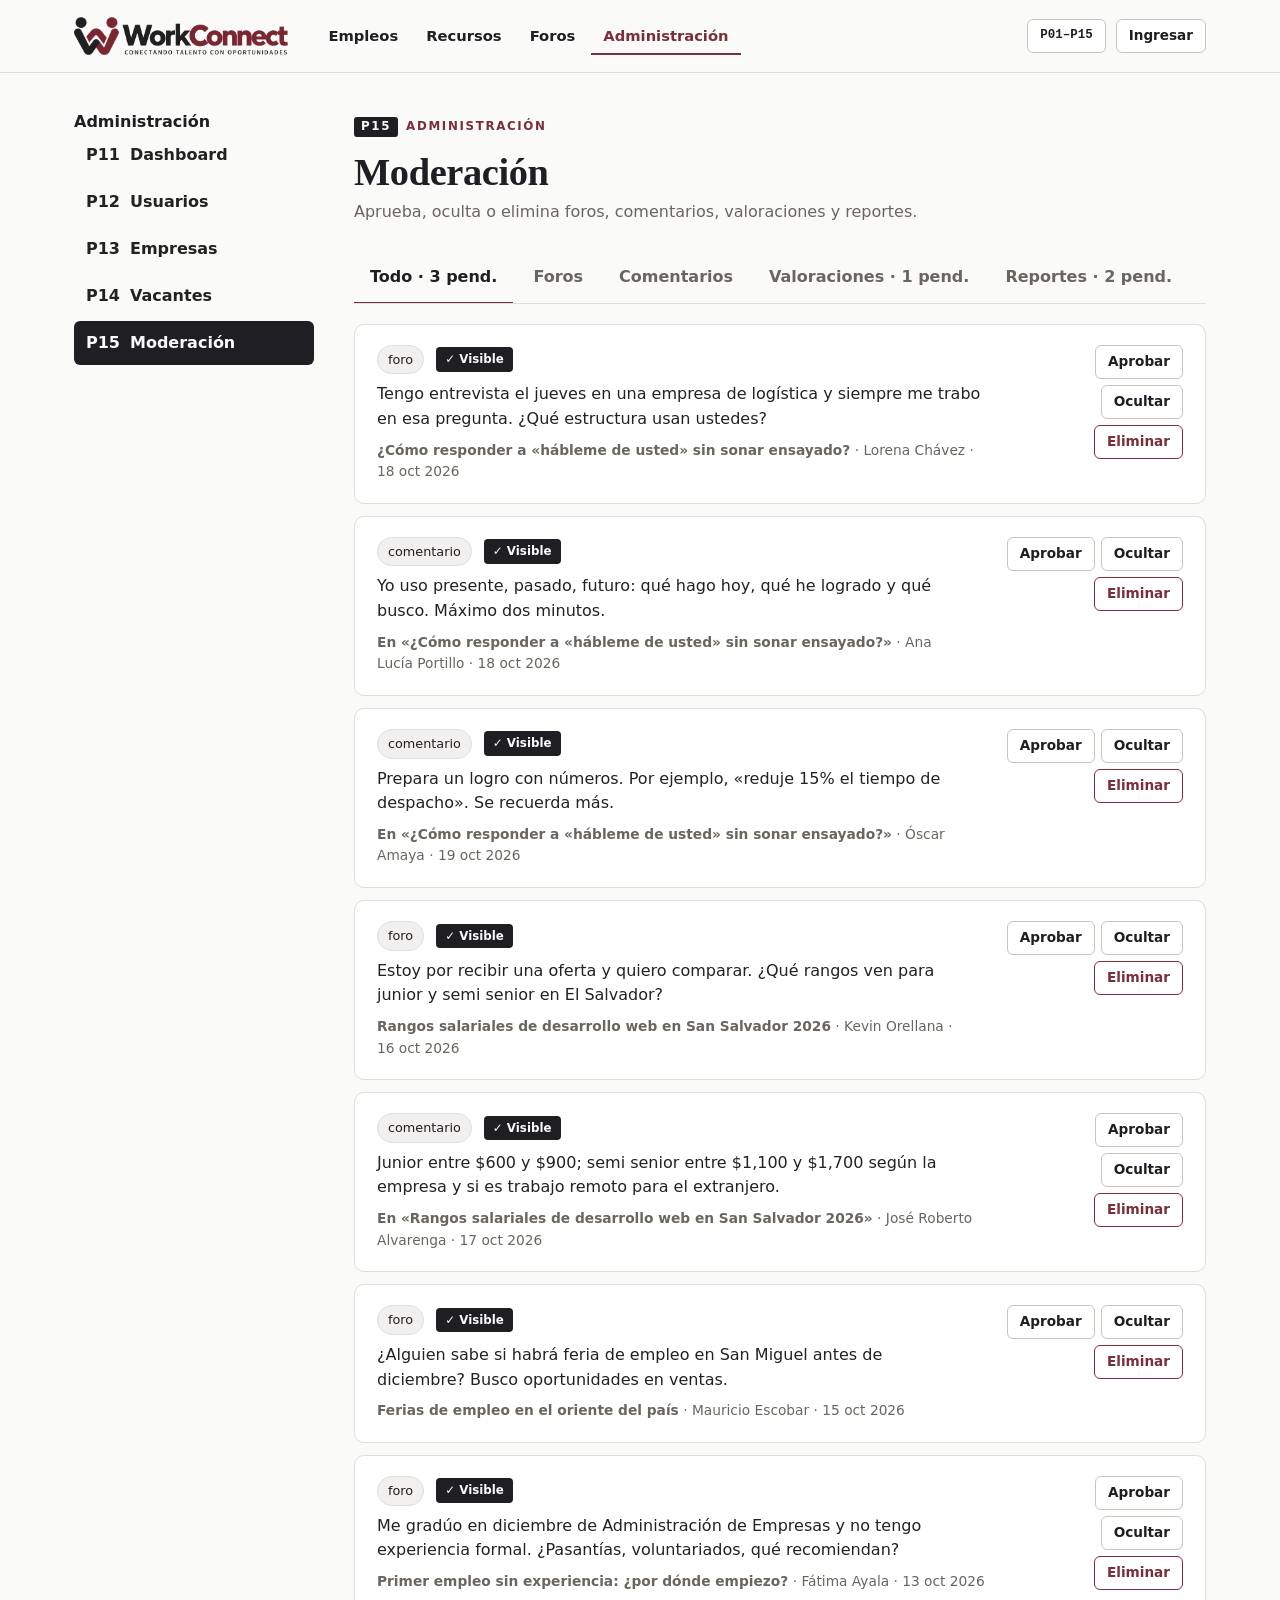
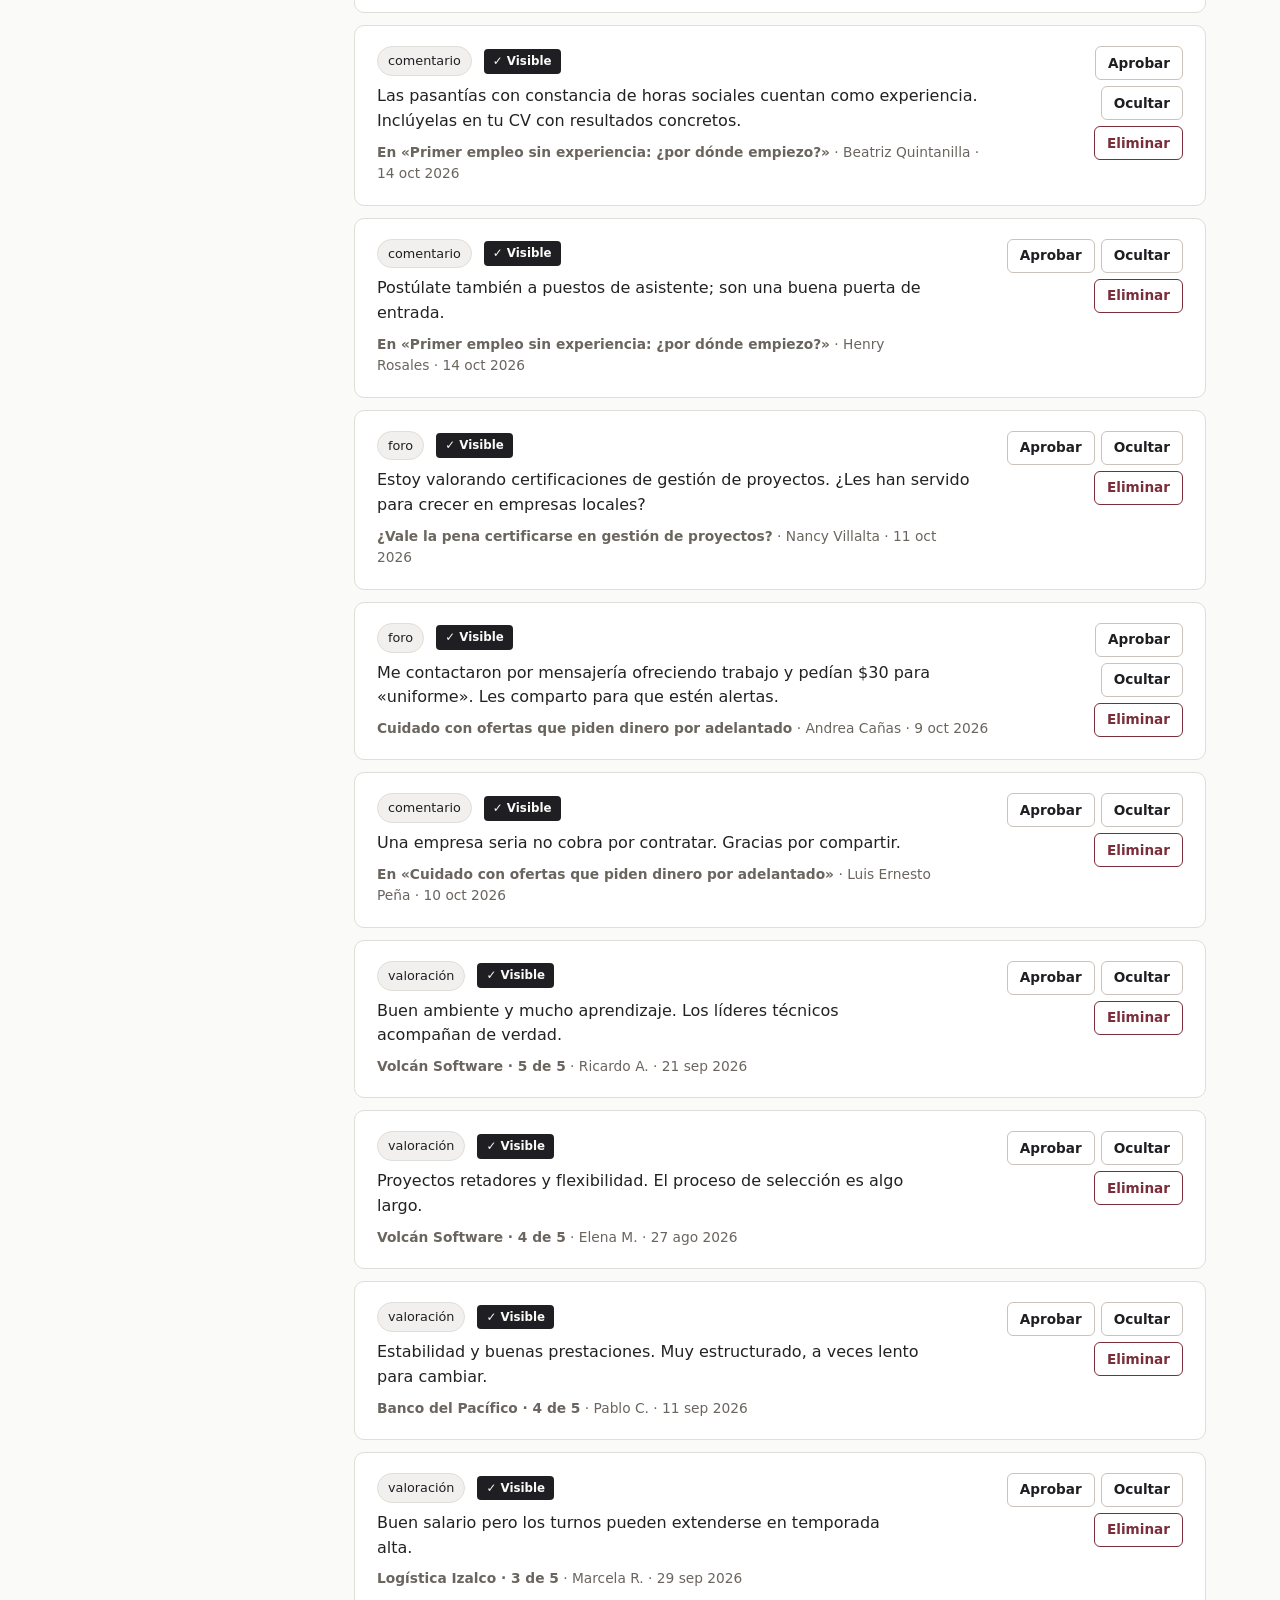
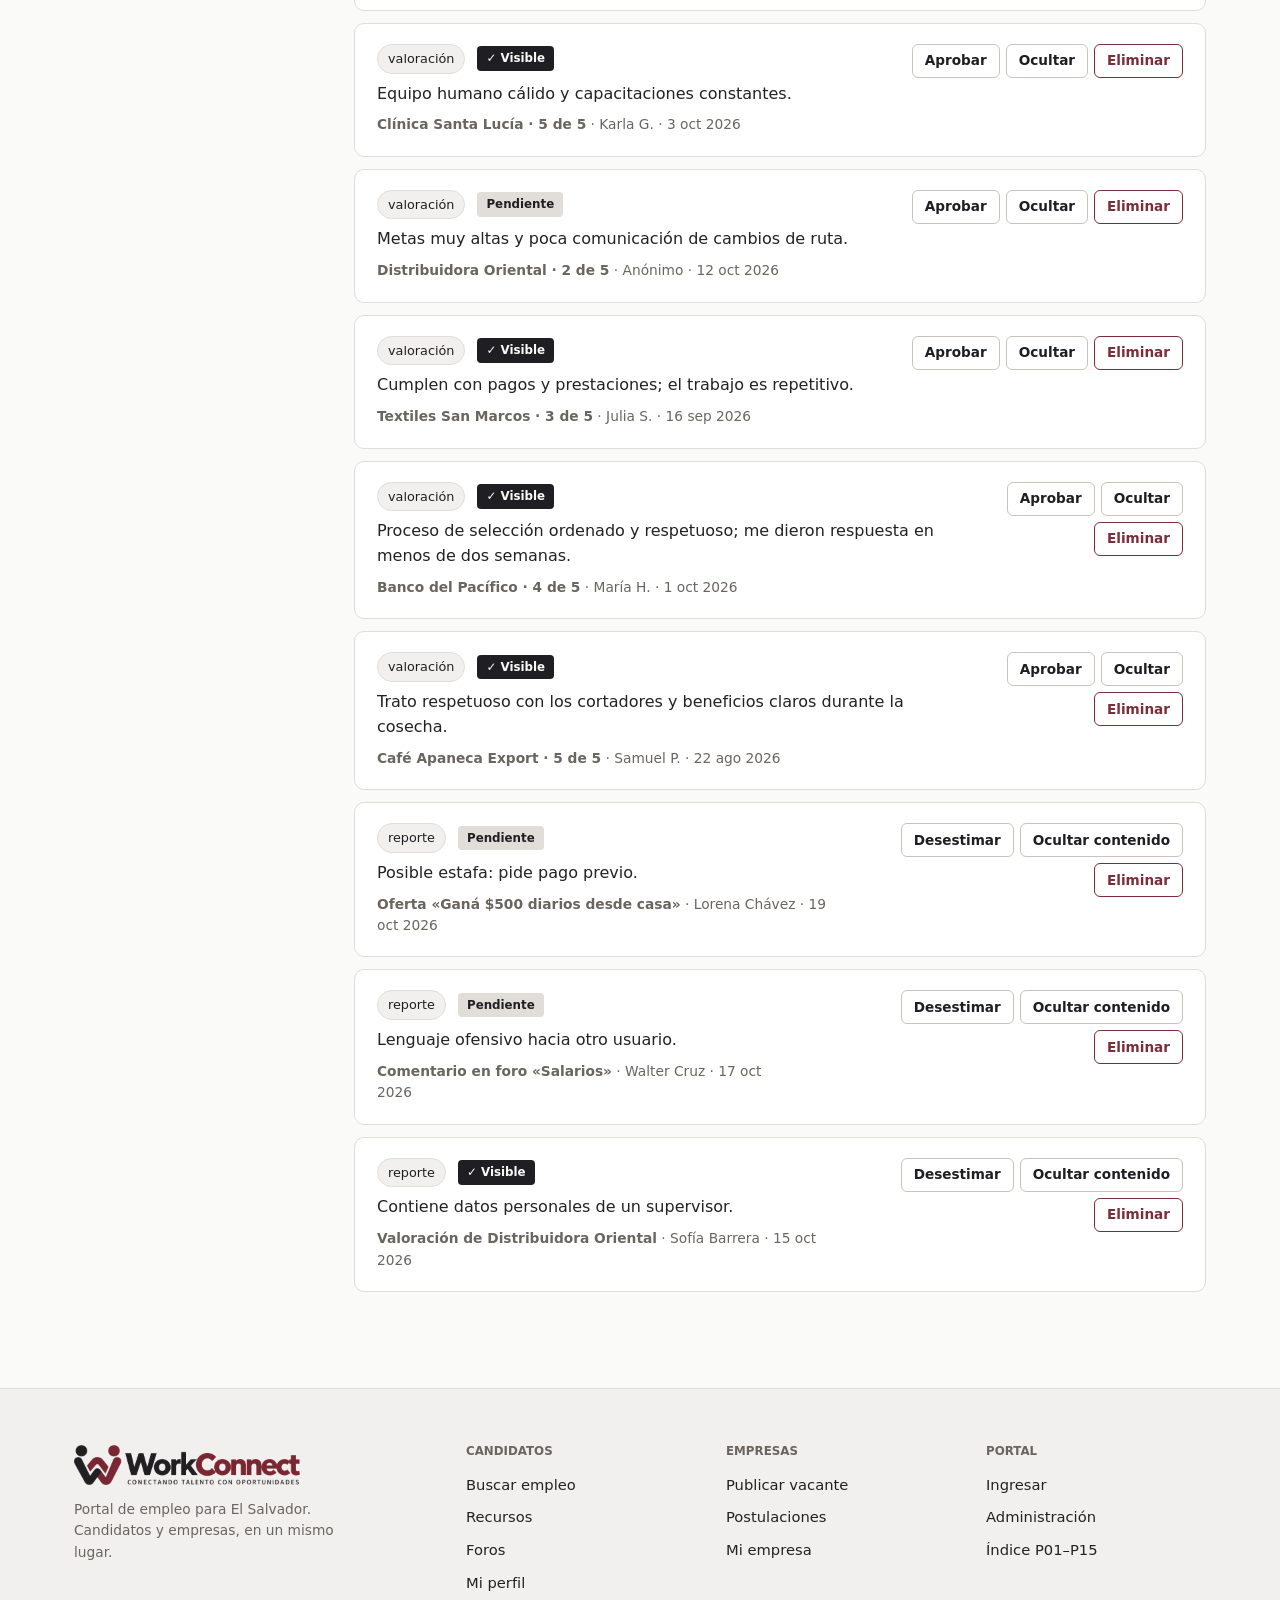
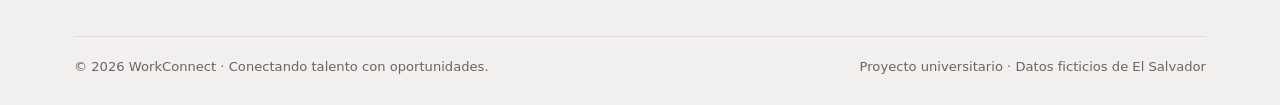
<file: admin-moderacion.html>
<!doctype html>
<html lang="es">
  <head>
    <meta charset="utf-8" />
    <meta name="viewport" content="width=device-width, initial-scale=1" />
    <title>Moderación de contenido · WorkConnect</title>
    <meta name="description" content="WorkConnect: conectando talento con oportunidades en El Salvador." />
    <link rel="icon" type="image/png" href="assets/icono.png" />
    <link rel="stylesheet" href="css/estilos.css" />
  </head>
  <body>
    <a class="enlace-saltar" href="#contenido-principal">Saltar al contenido</a>
    <header class="cabecera-sitio">
      <div class="contenedor barra">
        <a class="marca" href="index.html"><img src="assets/logo.png" alt="WorkConnect — Conectando talento con oportunidades" width="214" height="38" /></a>
        <nav class="navegacion-principal" id="navegacion-principal" aria-label="Principal">
          <a href="resultados.html">Empleos</a><a href="recursos.html">Recursos</a><a href="foros.html">Foros</a><a href="admin-dashboard.html" aria-current="page">Administración</a>
        </nav>
        <div class="acciones-cabecera">
          <a class="boton boton-contorno boton-pequeno boton-indice" href="index.html">P01–P15</a><a class="boton boton-contorno boton-pequeno" href="login.html">Ingresar</a
          ><button class="boton-menu" id="boton-menu" type="button" aria-label="Abrir menú" aria-expanded="false">☰</button>
        </div>
      </div>
    </header>
    <main id="contenido-principal">
      <div class="contenedor">
        <div class="panel-administracion">
          <aside class="navegacion-administracion" aria-label="Administración">
            <h4>Administración</h4>
            <a href="admin-dashboard.html"><b>P11</b>Dashboard</a><a href="admin-usuarios.html"><b>P12</b>Usuarios</a><a href="admin-empresas.html"><b>P13</b>Empresas</a><a href="admin-vacantes.html"><b>P14</b>Vacantes</a
            ><a href="admin-moderacion.html" aria-current="page"><b>P15</b>Moderación</a>
          </aside>
          <div>
            <div class="encabezado-administracion">
              <span class="sobretitulo"><span class="pantalla">P15</span>Administración</span>
              <h1>Moderación</h1>
              <p>Aprueba, oculta o elimina foros, comentarios, valoraciones y reportes.</p>
            </div>
            <div class="pestanas" role="tablist">
              <button class="pestana" role="tab" data-categoria="todos" aria-selected="true">Todo · 3 pend.</button><button class="pestana" role="tab" data-categoria="foro" aria-selected="false">Foros</button
              ><button class="pestana" role="tab" data-categoria="comentario" aria-selected="false">Comentarios</button><button class="pestana" role="tab" data-categoria="valoración" aria-selected="false">Valoraciones · 1 pend.</button
              ><button class="pestana" role="tab" data-categoria="reporte" aria-selected="false">Reportes · 2 pend.</button>
            </div>
            <div class="mod-list">
              <article class="elemento-moderacion" data-tipo="foro">
                <div>
                  <div class="flexible"><span class="etiqueta">foro</span><span class="insignia insignia-correcta">✓ Visible</span></div>
                  <p class="texto-moderacion">Tengo entrevista el jueves en una empresa de logística y siempre me trabo en esa pregunta. ¿Qué estructura usan ustedes?</p>
                  <p class="pequeno atenuado">
                    <strong>¿Cómo responder a «hábleme de usted» sin sonar ensayado?</strong>
                    · Lorena Chávez · 18 oct 2026
                  </p>
                </div>
                <div class="acciones-moderacion">
                  <button class="boton boton-contorno boton-pequeno" type="button" data-abrir-ventana="demostracion">Aprobar</button
                  ><button class="boton boton-contorno boton-pequeno" type="button" data-abrir-ventana="demostracion">Ocultar</button
                  ><button class="boton boton-peligro boton-pequeno" type="button" data-abrir-ventana="demostracion">Eliminar</button>
                </div>
              </article>
              <article class="elemento-moderacion" data-tipo="comentario">
                <div>
                  <div class="flexible"><span class="etiqueta">comentario</span><span class="insignia insignia-correcta">✓ Visible</span></div>
                  <p class="texto-moderacion">Yo uso presente, pasado, futuro: qué hago hoy, qué he logrado y qué busco. Máximo dos minutos.</p>
                  <p class="pequeno atenuado">
                    <strong>En «¿Cómo responder a «hábleme de usted» sin sonar ensayado?»</strong>
                    · Ana Lucía Portillo · 18 oct 2026
                  </p>
                </div>
                <div class="acciones-moderacion">
                  <button class="boton boton-contorno boton-pequeno" type="button" data-abrir-ventana="demostracion">Aprobar</button
                  ><button class="boton boton-contorno boton-pequeno" type="button" data-abrir-ventana="demostracion">Ocultar</button
                  ><button class="boton boton-peligro boton-pequeno" type="button" data-abrir-ventana="demostracion">Eliminar</button>
                </div>
              </article>
              <article class="elemento-moderacion" data-tipo="comentario">
                <div>
                  <div class="flexible"><span class="etiqueta">comentario</span><span class="insignia insignia-correcta">✓ Visible</span></div>
                  <p class="texto-moderacion">Prepara un logro con números. Por ejemplo, «reduje 15% el tiempo de despacho». Se recuerda más.</p>
                  <p class="pequeno atenuado">
                    <strong>En «¿Cómo responder a «hábleme de usted» sin sonar ensayado?»</strong>
                    · Óscar Amaya · 19 oct 2026
                  </p>
                </div>
                <div class="acciones-moderacion">
                  <button class="boton boton-contorno boton-pequeno" type="button" data-abrir-ventana="demostracion">Aprobar</button
                  ><button class="boton boton-contorno boton-pequeno" type="button" data-abrir-ventana="demostracion">Ocultar</button
                  ><button class="boton boton-peligro boton-pequeno" type="button" data-abrir-ventana="demostracion">Eliminar</button>
                </div>
              </article>
              <article class="elemento-moderacion" data-tipo="foro">
                <div>
                  <div class="flexible"><span class="etiqueta">foro</span><span class="insignia insignia-correcta">✓ Visible</span></div>
                  <p class="texto-moderacion">Estoy por recibir una oferta y quiero comparar. ¿Qué rangos ven para junior y semi senior en El Salvador?</p>
                  <p class="pequeno atenuado">
                    <strong>Rangos salariales de desarrollo web en San Salvador 2026</strong>
                    · Kevin Orellana · 16 oct 2026
                  </p>
                </div>
                <div class="acciones-moderacion">
                  <button class="boton boton-contorno boton-pequeno" type="button" data-abrir-ventana="demostracion">Aprobar</button
                  ><button class="boton boton-contorno boton-pequeno" type="button" data-abrir-ventana="demostracion">Ocultar</button
                  ><button class="boton boton-peligro boton-pequeno" type="button" data-abrir-ventana="demostracion">Eliminar</button>
                </div>
              </article>
              <article class="elemento-moderacion" data-tipo="comentario">
                <div>
                  <div class="flexible"><span class="etiqueta">comentario</span><span class="insignia insignia-correcta">✓ Visible</span></div>
                  <p class="texto-moderacion">Junior entre $600 y $900; semi senior entre $1,100 y $1,700 según la empresa y si es trabajo remoto para el extranjero.</p>
                  <p class="pequeno atenuado">
                    <strong>En «Rangos salariales de desarrollo web en San Salvador 2026»</strong>
                    · José Roberto Alvarenga · 17 oct 2026
                  </p>
                </div>
                <div class="acciones-moderacion">
                  <button class="boton boton-contorno boton-pequeno" type="button" data-abrir-ventana="demostracion">Aprobar</button
                  ><button class="boton boton-contorno boton-pequeno" type="button" data-abrir-ventana="demostracion">Ocultar</button
                  ><button class="boton boton-peligro boton-pequeno" type="button" data-abrir-ventana="demostracion">Eliminar</button>
                </div>
              </article>
              <article class="elemento-moderacion" data-tipo="foro">
                <div>
                  <div class="flexible"><span class="etiqueta">foro</span><span class="insignia insignia-correcta">✓ Visible</span></div>
                  <p class="texto-moderacion">¿Alguien sabe si habrá feria de empleo en San Miguel antes de diciembre? Busco oportunidades en ventas.</p>
                  <p class="pequeno atenuado"><strong>Ferias de empleo en el oriente del país</strong> · Mauricio Escobar · 15 oct 2026</p>
                </div>
                <div class="acciones-moderacion">
                  <button class="boton boton-contorno boton-pequeno" type="button" data-abrir-ventana="demostracion">Aprobar</button
                  ><button class="boton boton-contorno boton-pequeno" type="button" data-abrir-ventana="demostracion">Ocultar</button
                  ><button class="boton boton-peligro boton-pequeno" type="button" data-abrir-ventana="demostracion">Eliminar</button>
                </div>
              </article>
              <article class="elemento-moderacion" data-tipo="foro">
                <div>
                  <div class="flexible"><span class="etiqueta">foro</span><span class="insignia insignia-correcta">✓ Visible</span></div>
                  <p class="texto-moderacion">Me gradúo en diciembre de Administración de Empresas y no tengo experiencia formal. ¿Pasantías, voluntariados, qué recomiendan?</p>
                  <p class="pequeno atenuado">
                    <strong>Primer empleo sin experiencia: ¿por dónde empiezo?</strong>
                    · Fátima Ayala · 13 oct 2026
                  </p>
                </div>
                <div class="acciones-moderacion">
                  <button class="boton boton-contorno boton-pequeno" type="button" data-abrir-ventana="demostracion">Aprobar</button
                  ><button class="boton boton-contorno boton-pequeno" type="button" data-abrir-ventana="demostracion">Ocultar</button
                  ><button class="boton boton-peligro boton-pequeno" type="button" data-abrir-ventana="demostracion">Eliminar</button>
                </div>
              </article>
              <article class="elemento-moderacion" data-tipo="comentario">
                <div>
                  <div class="flexible"><span class="etiqueta">comentario</span><span class="insignia insignia-correcta">✓ Visible</span></div>
                  <p class="texto-moderacion">Las pasantías con constancia de horas sociales cuentan como experiencia. Inclúyelas en tu CV con resultados concretos.</p>
                  <p class="pequeno atenuado">
                    <strong>En «Primer empleo sin experiencia: ¿por dónde empiezo?»</strong>
                    · Beatriz Quintanilla · 14 oct 2026
                  </p>
                </div>
                <div class="acciones-moderacion">
                  <button class="boton boton-contorno boton-pequeno" type="button" data-abrir-ventana="demostracion">Aprobar</button
                  ><button class="boton boton-contorno boton-pequeno" type="button" data-abrir-ventana="demostracion">Ocultar</button
                  ><button class="boton boton-peligro boton-pequeno" type="button" data-abrir-ventana="demostracion">Eliminar</button>
                </div>
              </article>
              <article class="elemento-moderacion" data-tipo="comentario">
                <div>
                  <div class="flexible"><span class="etiqueta">comentario</span><span class="insignia insignia-correcta">✓ Visible</span></div>
                  <p class="texto-moderacion">Postúlate también a puestos de asistente; son una buena puerta de entrada.</p>
                  <p class="pequeno atenuado">
                    <strong>En «Primer empleo sin experiencia: ¿por dónde empiezo?»</strong>
                    · Henry Rosales · 14 oct 2026
                  </p>
                </div>
                <div class="acciones-moderacion">
                  <button class="boton boton-contorno boton-pequeno" type="button" data-abrir-ventana="demostracion">Aprobar</button
                  ><button class="boton boton-contorno boton-pequeno" type="button" data-abrir-ventana="demostracion">Ocultar</button
                  ><button class="boton boton-peligro boton-pequeno" type="button" data-abrir-ventana="demostracion">Eliminar</button>
                </div>
              </article>
              <article class="elemento-moderacion" data-tipo="foro">
                <div>
                  <div class="flexible"><span class="etiqueta">foro</span><span class="insignia insignia-correcta">✓ Visible</span></div>
                  <p class="texto-moderacion">Estoy valorando certificaciones de gestión de proyectos. ¿Les han servido para crecer en empresas locales?</p>
                  <p class="pequeno atenuado">
                    <strong>¿Vale la pena certificarse en gestión de proyectos?</strong>
                    · Nancy Villalta · 11 oct 2026
                  </p>
                </div>
                <div class="acciones-moderacion">
                  <button class="boton boton-contorno boton-pequeno" type="button" data-abrir-ventana="demostracion">Aprobar</button
                  ><button class="boton boton-contorno boton-pequeno" type="button" data-abrir-ventana="demostracion">Ocultar</button
                  ><button class="boton boton-peligro boton-pequeno" type="button" data-abrir-ventana="demostracion">Eliminar</button>
                </div>
              </article>
              <article class="elemento-moderacion" data-tipo="foro">
                <div>
                  <div class="flexible"><span class="etiqueta">foro</span><span class="insignia insignia-correcta">✓ Visible</span></div>
                  <p class="texto-moderacion">Me contactaron por mensajería ofreciendo trabajo y pedían $30 para «uniforme». Les comparto para que estén alertas.</p>
                  <p class="pequeno atenuado">
                    <strong>Cuidado con ofertas que piden dinero por adelantado</strong>
                    · Andrea Cañas · 9 oct 2026
                  </p>
                </div>
                <div class="acciones-moderacion">
                  <button class="boton boton-contorno boton-pequeno" type="button" data-abrir-ventana="demostracion">Aprobar</button
                  ><button class="boton boton-contorno boton-pequeno" type="button" data-abrir-ventana="demostracion">Ocultar</button
                  ><button class="boton boton-peligro boton-pequeno" type="button" data-abrir-ventana="demostracion">Eliminar</button>
                </div>
              </article>
              <article class="elemento-moderacion" data-tipo="comentario">
                <div>
                  <div class="flexible"><span class="etiqueta">comentario</span><span class="insignia insignia-correcta">✓ Visible</span></div>
                  <p class="texto-moderacion">Una empresa seria no cobra por contratar. Gracias por compartir.</p>
                  <p class="pequeno atenuado">
                    <strong>En «Cuidado con ofertas que piden dinero por adelantado»</strong>
                    · Luis Ernesto Peña · 10 oct 2026
                  </p>
                </div>
                <div class="acciones-moderacion">
                  <button class="boton boton-contorno boton-pequeno" type="button" data-abrir-ventana="demostracion">Aprobar</button
                  ><button class="boton boton-contorno boton-pequeno" type="button" data-abrir-ventana="demostracion">Ocultar</button
                  ><button class="boton boton-peligro boton-pequeno" type="button" data-abrir-ventana="demostracion">Eliminar</button>
                </div>
              </article>
              <article class="elemento-moderacion" data-tipo="valoración">
                <div>
                  <div class="flexible"><span class="etiqueta">valoración</span><span class="insignia insignia-correcta">✓ Visible</span></div>
                  <p class="texto-moderacion">Buen ambiente y mucho aprendizaje. Los líderes técnicos acompañan de verdad.</p>
                  <p class="pequeno atenuado"><strong>Volcán Software · 5 de 5</strong> · Ricardo A. · 21 sep 2026</p>
                </div>
                <div class="acciones-moderacion">
                  <button class="boton boton-contorno boton-pequeno" type="button" data-abrir-ventana="demostracion">Aprobar</button
                  ><button class="boton boton-contorno boton-pequeno" type="button" data-abrir-ventana="demostracion">Ocultar</button
                  ><button class="boton boton-peligro boton-pequeno" type="button" data-abrir-ventana="demostracion">Eliminar</button>
                </div>
              </article>
              <article class="elemento-moderacion" data-tipo="valoración">
                <div>
                  <div class="flexible"><span class="etiqueta">valoración</span><span class="insignia insignia-correcta">✓ Visible</span></div>
                  <p class="texto-moderacion">Proyectos retadores y flexibilidad. El proceso de selección es algo largo.</p>
                  <p class="pequeno atenuado"><strong>Volcán Software · 4 de 5</strong> · Elena M. · 27 ago 2026</p>
                </div>
                <div class="acciones-moderacion">
                  <button class="boton boton-contorno boton-pequeno" type="button" data-abrir-ventana="demostracion">Aprobar</button
                  ><button class="boton boton-contorno boton-pequeno" type="button" data-abrir-ventana="demostracion">Ocultar</button
                  ><button class="boton boton-peligro boton-pequeno" type="button" data-abrir-ventana="demostracion">Eliminar</button>
                </div>
              </article>
              <article class="elemento-moderacion" data-tipo="valoración">
                <div>
                  <div class="flexible"><span class="etiqueta">valoración</span><span class="insignia insignia-correcta">✓ Visible</span></div>
                  <p class="texto-moderacion">Estabilidad y buenas prestaciones. Muy estructurado, a veces lento para cambiar.</p>
                  <p class="pequeno atenuado"><strong>Banco del Pacífico · 4 de 5</strong> · Pablo C. · 11 sep 2026</p>
                </div>
                <div class="acciones-moderacion">
                  <button class="boton boton-contorno boton-pequeno" type="button" data-abrir-ventana="demostracion">Aprobar</button
                  ><button class="boton boton-contorno boton-pequeno" type="button" data-abrir-ventana="demostracion">Ocultar</button
                  ><button class="boton boton-peligro boton-pequeno" type="button" data-abrir-ventana="demostracion">Eliminar</button>
                </div>
              </article>
              <article class="elemento-moderacion" data-tipo="valoración">
                <div>
                  <div class="flexible"><span class="etiqueta">valoración</span><span class="insignia insignia-correcta">✓ Visible</span></div>
                  <p class="texto-moderacion">Buen salario pero los turnos pueden extenderse en temporada alta.</p>
                  <p class="pequeno atenuado"><strong>Logística Izalco · 3 de 5</strong> · Marcela R. · 29 sep 2026</p>
                </div>
                <div class="acciones-moderacion">
                  <button class="boton boton-contorno boton-pequeno" type="button" data-abrir-ventana="demostracion">Aprobar</button
                  ><button class="boton boton-contorno boton-pequeno" type="button" data-abrir-ventana="demostracion">Ocultar</button
                  ><button class="boton boton-peligro boton-pequeno" type="button" data-abrir-ventana="demostracion">Eliminar</button>
                </div>
              </article>
              <article class="elemento-moderacion" data-tipo="valoración">
                <div>
                  <div class="flexible"><span class="etiqueta">valoración</span><span class="insignia insignia-correcta">✓ Visible</span></div>
                  <p class="texto-moderacion">Equipo humano cálido y capacitaciones constantes.</p>
                  <p class="pequeno atenuado"><strong>Clínica Santa Lucía · 5 de 5</strong> · Karla G. · 3 oct 2026</p>
                </div>
                <div class="acciones-moderacion">
                  <button class="boton boton-contorno boton-pequeno" type="button" data-abrir-ventana="demostracion">Aprobar</button
                  ><button class="boton boton-contorno boton-pequeno" type="button" data-abrir-ventana="demostracion">Ocultar</button
                  ><button class="boton boton-peligro boton-pequeno" type="button" data-abrir-ventana="demostracion">Eliminar</button>
                </div>
              </article>
              <article class="elemento-moderacion" data-tipo="valoración">
                <div>
                  <div class="flexible"><span class="etiqueta">valoración</span><span class="insignia insignia-pendiente">Pendiente</span></div>
                  <p class="texto-moderacion">Metas muy altas y poca comunicación de cambios de ruta.</p>
                  <p class="pequeno atenuado"><strong>Distribuidora Oriental · 2 de 5</strong> · Anónimo · 12 oct 2026</p>
                </div>
                <div class="acciones-moderacion">
                  <button class="boton boton-contorno boton-pequeno" type="button" data-abrir-ventana="demostracion">Aprobar</button
                  ><button class="boton boton-contorno boton-pequeno" type="button" data-abrir-ventana="demostracion">Ocultar</button
                  ><button class="boton boton-peligro boton-pequeno" type="button" data-abrir-ventana="demostracion">Eliminar</button>
                </div>
              </article>
              <article class="elemento-moderacion" data-tipo="valoración">
                <div>
                  <div class="flexible"><span class="etiqueta">valoración</span><span class="insignia insignia-correcta">✓ Visible</span></div>
                  <p class="texto-moderacion">Cumplen con pagos y prestaciones; el trabajo es repetitivo.</p>
                  <p class="pequeno atenuado"><strong>Textiles San Marcos · 3 de 5</strong> · Julia S. · 16 sep 2026</p>
                </div>
                <div class="acciones-moderacion">
                  <button class="boton boton-contorno boton-pequeno" type="button" data-abrir-ventana="demostracion">Aprobar</button
                  ><button class="boton boton-contorno boton-pequeno" type="button" data-abrir-ventana="demostracion">Ocultar</button
                  ><button class="boton boton-peligro boton-pequeno" type="button" data-abrir-ventana="demostracion">Eliminar</button>
                </div>
              </article>
              <article class="elemento-moderacion" data-tipo="valoración">
                <div>
                  <div class="flexible"><span class="etiqueta">valoración</span><span class="insignia insignia-correcta">✓ Visible</span></div>
                  <p class="texto-moderacion">Proceso de selección ordenado y respetuoso; me dieron respuesta en menos de dos semanas.</p>
                  <p class="pequeno atenuado"><strong>Banco del Pacífico · 4 de 5</strong> · María H. · 1 oct 2026</p>
                </div>
                <div class="acciones-moderacion">
                  <button class="boton boton-contorno boton-pequeno" type="button" data-abrir-ventana="demostracion">Aprobar</button
                  ><button class="boton boton-contorno boton-pequeno" type="button" data-abrir-ventana="demostracion">Ocultar</button
                  ><button class="boton boton-peligro boton-pequeno" type="button" data-abrir-ventana="demostracion">Eliminar</button>
                </div>
              </article>
              <article class="elemento-moderacion" data-tipo="valoración">
                <div>
                  <div class="flexible"><span class="etiqueta">valoración</span><span class="insignia insignia-correcta">✓ Visible</span></div>
                  <p class="texto-moderacion">Trato respetuoso con los cortadores y beneficios claros durante la cosecha.</p>
                  <p class="pequeno atenuado"><strong>Café Apaneca Export · 5 de 5</strong> · Samuel P. · 22 ago 2026</p>
                </div>
                <div class="acciones-moderacion">
                  <button class="boton boton-contorno boton-pequeno" type="button" data-abrir-ventana="demostracion">Aprobar</button
                  ><button class="boton boton-contorno boton-pequeno" type="button" data-abrir-ventana="demostracion">Ocultar</button
                  ><button class="boton boton-peligro boton-pequeno" type="button" data-abrir-ventana="demostracion">Eliminar</button>
                </div>
              </article>
              <article class="elemento-moderacion" data-tipo="reporte">
                <div>
                  <div class="flexible"><span class="etiqueta">reporte</span><span class="insignia insignia-pendiente">Pendiente</span></div>
                  <p class="texto-moderacion">Posible estafa: pide pago previo.</p>
                  <p class="pequeno atenuado"><strong>Oferta «Ganá $500 diarios desde casa»</strong> · Lorena Chávez · 19 oct 2026</p>
                </div>
                <div class="acciones-moderacion">
                  <button class="boton boton-contorno boton-pequeno" type="button" data-abrir-ventana="demostracion">Desestimar</button
                  ><button class="boton boton-contorno boton-pequeno" type="button" data-abrir-ventana="demostracion">Ocultar contenido</button
                  ><button class="boton boton-peligro boton-pequeno" type="button" data-abrir-ventana="demostracion">Eliminar</button>
                </div>
              </article>
              <article class="elemento-moderacion" data-tipo="reporte">
                <div>
                  <div class="flexible"><span class="etiqueta">reporte</span><span class="insignia insignia-pendiente">Pendiente</span></div>
                  <p class="texto-moderacion">Lenguaje ofensivo hacia otro usuario.</p>
                  <p class="pequeno atenuado"><strong>Comentario en foro «Salarios»</strong> · Walter Cruz · 17 oct 2026</p>
                </div>
                <div class="acciones-moderacion">
                  <button class="boton boton-contorno boton-pequeno" type="button" data-abrir-ventana="demostracion">Desestimar</button
                  ><button class="boton boton-contorno boton-pequeno" type="button" data-abrir-ventana="demostracion">Ocultar contenido</button
                  ><button class="boton boton-peligro boton-pequeno" type="button" data-abrir-ventana="demostracion">Eliminar</button>
                </div>
              </article>
              <article class="elemento-moderacion" data-tipo="reporte">
                <div>
                  <div class="flexible"><span class="etiqueta">reporte</span><span class="insignia insignia-correcta">✓ Visible</span></div>
                  <p class="texto-moderacion">Contiene datos personales de un supervisor.</p>
                  <p class="pequeno atenuado"><strong>Valoración de Distribuidora Oriental</strong> · Sofía Barrera · 15 oct 2026</p>
                </div>
                <div class="acciones-moderacion">
                  <button class="boton boton-contorno boton-pequeno" type="button" data-abrir-ventana="demostracion">Desestimar</button
                  ><button class="boton boton-contorno boton-pequeno" type="button" data-abrir-ventana="demostracion">Ocultar contenido</button
                  ><button class="boton boton-peligro boton-pequeno" type="button" data-abrir-ventana="demostracion">Eliminar</button>
                </div>
              </article>
            </div>
          </div>
        </div>
      </div>
    </main>
    <footer class="pie-sitio">
      <div class="contenedor">
        <div class="rejilla-pie">
          <div>
            <img src="assets/logo.png" alt="WorkConnect" />
            <p class="atenuado pequeno" style="max-width: 300px">Portal de empleo para El Salvador. Candidatos y empresas, en un mismo lugar.</p>
          </div>
          <div>
            <h4>Candidatos</h4>
            <ul>
              <li><a href="resultados.html">Buscar empleo</a></li>
              <li><a href="recursos.html">Recursos</a></li>
              <li><a href="foros.html">Foros</a></li>
              <li><a href="candidato.html">Mi perfil</a></li>
            </ul>
          </div>
          <div>
            <h4>Empresas</h4>
            <ul>
              <li><a href="publicar-vacante.html">Publicar vacante</a></li>
              <li><a href="postulaciones.html">Postulaciones</a></li>
              <li><a href="empresas.html">Mi empresa</a></li>
            </ul>
          </div>
          <div>
            <h4>Portal</h4>
            <ul>
              <li><a href="login.html">Ingresar</a></li>
              <li><a href="admin-dashboard.html">Administración</a></li>
              <li><a href="index.html">Índice P01–P15</a></li>
            </ul>
          </div>
        </div>
        <div class="base-pie"><span>© 2026 WorkConnect · Conectando talento con oportunidades.</span><span>Proyecto universitario · Datos ficticios de El Salvador</span></div>
      </div>
    </footer>
    <div class="fondo-ventana oculto" id="demostracion">
      <section class="ventana" role="dialog" aria-modal="true" aria-labelledby="titulo-demostracion" tabindex="-1">
        <div class="encabezado-ventana">
          <h2 id="titulo-demostracion">Acción de demostración</h2>
          <button class="cerrar-ventana" type="button" data-cerrar-modal aria-label="Cerrar">×</button>
        </div>
        <div class="contenido-ventana">
          <p>El contenido y sus estados son datos fijos y no se modifican.</p>
        </div>
        <div class="pie-ventana">
          <button class="boton boton-carbon" type="button" data-cerrar-modal>Cerrar</button>
        </div>
      </section>
    </div>
    <script src="js/interacciones.js"></script>
  </body>
</html>
</file>
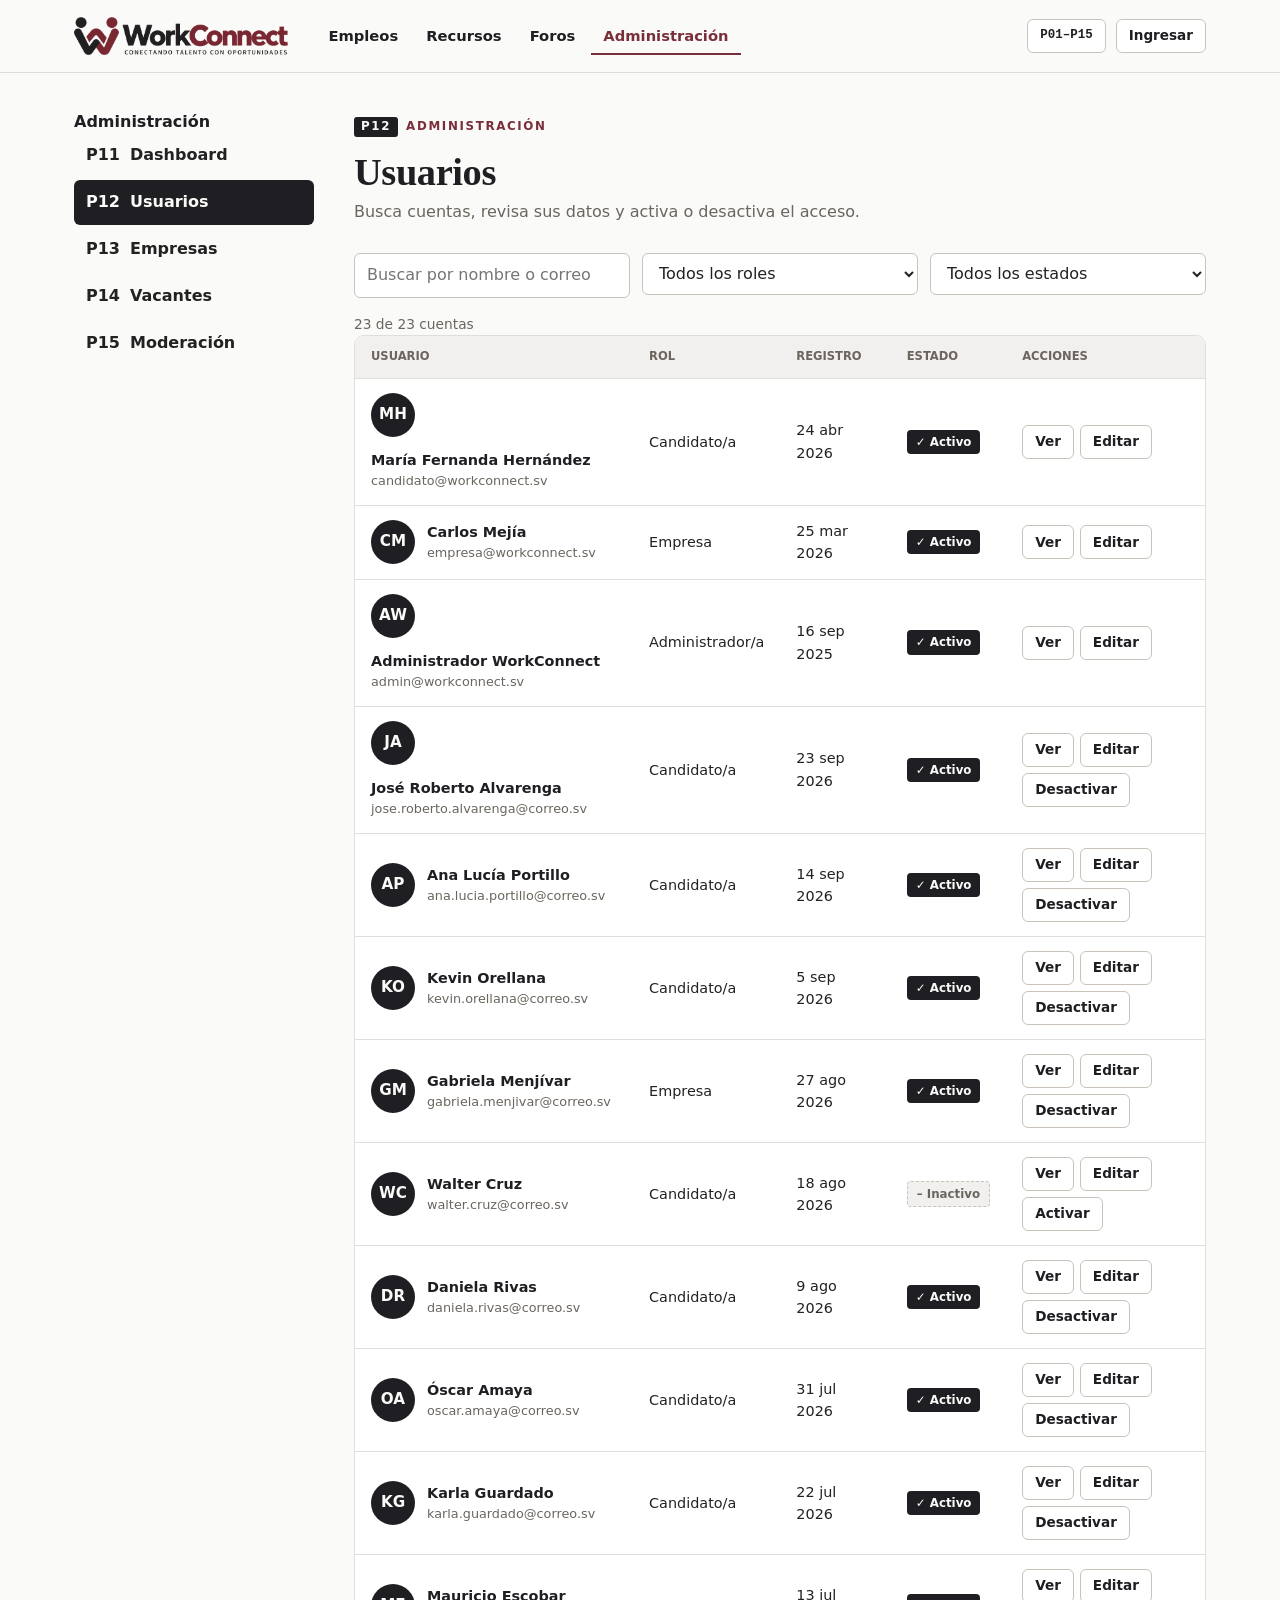
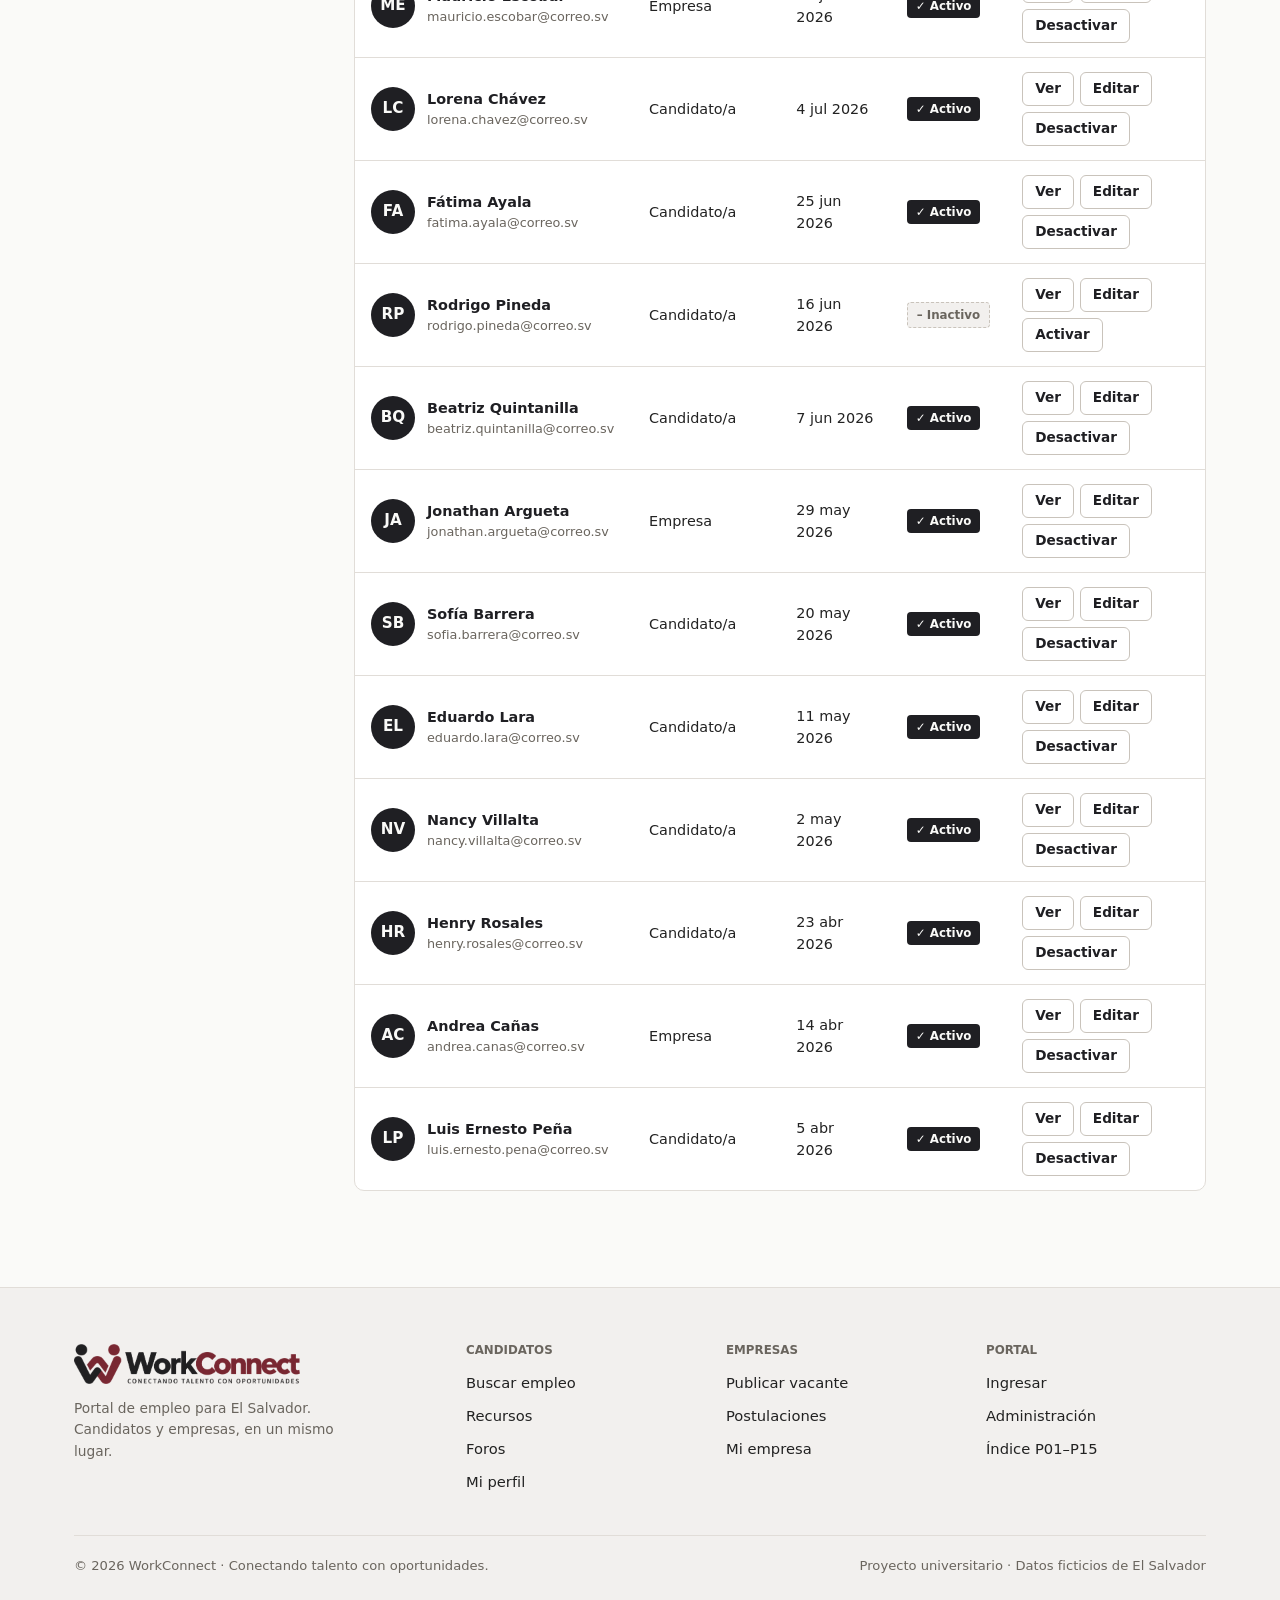
<file: admin-usuarios.html>
<!doctype html>
<html lang="es">
  <head>
    <meta charset="utf-8" />
    <meta name="viewport" content="width=device-width, initial-scale=1" />
    <title>Gestión de usuarios · WorkConnect</title>
    <meta name="description" content="WorkConnect: conectando talento con oportunidades en El Salvador." />
    <link rel="icon" type="image/png" href="assets/icono.png" />
    <link rel="stylesheet" href="css/estilos.css" />
  </head>
  <body>
    <a class="enlace-saltar" href="#contenido-principal">Saltar al contenido</a>
    <header class="cabecera-sitio">
      <div class="contenedor barra">
        <a class="marca" href="index.html"><img src="assets/logo.png" alt="WorkConnect — Conectando talento con oportunidades" width="214" height="38" /></a>
        <nav class="navegacion-principal" id="navegacion-principal" aria-label="Principal">
          <a href="resultados.html">Empleos</a><a href="recursos.html">Recursos</a><a href="foros.html">Foros</a><a href="admin-dashboard.html" aria-current="page">Administración</a>
        </nav>
        <div class="acciones-cabecera">
          <a class="boton boton-contorno boton-pequeno boton-indice" href="index.html">P01–P15</a><a class="boton boton-contorno boton-pequeno" href="login.html">Ingresar</a
          ><button class="boton-menu" id="boton-menu" type="button" aria-label="Abrir menú" aria-expanded="false">☰</button>
        </div>
      </div>
    </header>
    <main id="contenido-principal">
      <div class="contenedor">
        <div class="panel-administracion">
          <aside class="navegacion-administracion" aria-label="Administración">
            <h4>Administración</h4>
            <a href="admin-dashboard.html"><b>P11</b>Dashboard</a><a href="admin-usuarios.html" aria-current="page"><b>P12</b>Usuarios</a><a href="admin-empresas.html"><b>P13</b>Empresas</a
            ><a href="admin-vacantes.html"><b>P14</b>Vacantes</a><a href="admin-moderacion.html"><b>P15</b>Moderación</a>
          </aside>
          <div>
            <div class="encabezado-administracion">
              <span class="sobretitulo"><span class="pantalla">P12</span>Administración</span>
              <h1>Usuarios</h1>
              <p>Busca cuentas, revisa sus datos y activa o desactiva el acceso.</p>
            </div>
            <div class="barra-herramientas">
              <div class="campo expandir"><label class="solo-lector" for="busqueda-usuario">Buscar</label><input id="busqueda-usuario" type="search" placeholder="Buscar por nombre o correo" /></div>
              <div class="campo">
                <label class="solo-lector" for="rol-usuario">Rol</label
                ><select id="rol-usuario">
                  <option>Todos los roles</option>
                  <option>Candidatos</option>
                  <option>Empresas</option>
                  <option>Administración</option>
                </select>
              </div>
              <div class="campo">
                <label class="solo-lector" for="estado-usuario">Estado</label
                ><select id="estado-usuario">
                  <option>Todos los estados</option>
                  <option>Activos</option>
                  <option>Inactivos</option>
                </select>
              </div>
            </div>
            <p class="pequeno atenuado">23 de 23 cuentas</p>
            <div class="contenedor-tabla">
              <table>
                <thead>
                  <tr>
                    <th>Usuario</th>
                    <th>Rol</th>
                    <th>Registro</th>
                    <th>Estado</th>
                    <th>Acciones</th>
                  </tr>
                </thead>
                <tbody>
                  <tr>
                    <td>
                      <div class="flexible">
                        <div class="avatar">MH</div>
                        <div>
                          <div class="celda-principal">María Fernanda Hernández</div>
                          <div class="celda-secundaria">candidato@workconnect.sv</div>
                        </div>
                      </div>
                    </td>
                    <td>Candidato/a</td>
                    <td>24 abr 2026</td>
                    <td>
                      <span class="insignia insignia-correcta">✓ Activo</span>
                    </td>
                    <td>
                      <div class="acciones">
                        <button class="boton boton-contorno boton-pequeno" type="button" data-abrir-ventana="demostracion">Ver</button
                        ><button class="boton boton-contorno boton-pequeno" type="button" data-abrir-ventana="demostracion">Editar</button>
                      </div>
                    </td>
                  </tr>
                  <tr>
                    <td>
                      <div class="flexible">
                        <div class="avatar">CM</div>
                        <div>
                          <div class="celda-principal">Carlos Mejía</div>
                          <div class="celda-secundaria">empresa@workconnect.sv</div>
                        </div>
                      </div>
                    </td>
                    <td>Empresa</td>
                    <td>25 mar 2026</td>
                    <td>
                      <span class="insignia insignia-correcta">✓ Activo</span>
                    </td>
                    <td>
                      <div class="acciones">
                        <button class="boton boton-contorno boton-pequeno" type="button" data-abrir-ventana="demostracion">Ver</button
                        ><button class="boton boton-contorno boton-pequeno" type="button" data-abrir-ventana="demostracion">Editar</button>
                      </div>
                    </td>
                  </tr>
                  <tr>
                    <td>
                      <div class="flexible">
                        <div class="avatar">AW</div>
                        <div>
                          <div class="celda-principal">Administrador WorkConnect</div>
                          <div class="celda-secundaria">admin@workconnect.sv</div>
                        </div>
                      </div>
                    </td>
                    <td>Administrador/a</td>
                    <td>16 sep 2025</td>
                    <td>
                      <span class="insignia insignia-correcta">✓ Activo</span>
                    </td>
                    <td>
                      <div class="acciones">
                        <button class="boton boton-contorno boton-pequeno" type="button" data-abrir-ventana="demostracion">Ver</button
                        ><button class="boton boton-contorno boton-pequeno" type="button" data-abrir-ventana="demostracion">Editar</button>
                      </div>
                    </td>
                  </tr>
                  <tr>
                    <td>
                      <div class="flexible">
                        <div class="avatar">JA</div>
                        <div>
                          <div class="celda-principal">José Roberto Alvarenga</div>
                          <div class="celda-secundaria">jose.roberto.alvarenga@correo.sv</div>
                        </div>
                      </div>
                    </td>
                    <td>Candidato/a</td>
                    <td>23 sep 2026</td>
                    <td>
                      <span class="insignia insignia-correcta">✓ Activo</span>
                    </td>
                    <td>
                      <div class="acciones">
                        <button class="boton boton-contorno boton-pequeno" type="button" data-abrir-ventana="demostracion">Ver</button
                        ><button class="boton boton-contorno boton-pequeno" type="button" data-abrir-ventana="demostracion">Editar</button
                        ><button class="boton boton-contorno boton-pequeno" type="button" data-abrir-ventana="demostracion">Desactivar</button>
                      </div>
                    </td>
                  </tr>
                  <tr>
                    <td>
                      <div class="flexible">
                        <div class="avatar">AP</div>
                        <div>
                          <div class="celda-principal">Ana Lucía Portillo</div>
                          <div class="celda-secundaria">ana.lucia.portillo@correo.sv</div>
                        </div>
                      </div>
                    </td>
                    <td>Candidato/a</td>
                    <td>14 sep 2026</td>
                    <td>
                      <span class="insignia insignia-correcta">✓ Activo</span>
                    </td>
                    <td>
                      <div class="acciones">
                        <button class="boton boton-contorno boton-pequeno" type="button" data-abrir-ventana="demostracion">Ver</button
                        ><button class="boton boton-contorno boton-pequeno" type="button" data-abrir-ventana="demostracion">Editar</button
                        ><button class="boton boton-contorno boton-pequeno" type="button" data-abrir-ventana="demostracion">Desactivar</button>
                      </div>
                    </td>
                  </tr>
                  <tr>
                    <td>
                      <div class="flexible">
                        <div class="avatar">KO</div>
                        <div>
                          <div class="celda-principal">Kevin Orellana</div>
                          <div class="celda-secundaria">kevin.orellana@correo.sv</div>
                        </div>
                      </div>
                    </td>
                    <td>Candidato/a</td>
                    <td>5 sep 2026</td>
                    <td>
                      <span class="insignia insignia-correcta">✓ Activo</span>
                    </td>
                    <td>
                      <div class="acciones">
                        <button class="boton boton-contorno boton-pequeno" type="button" data-abrir-ventana="demostracion">Ver</button
                        ><button class="boton boton-contorno boton-pequeno" type="button" data-abrir-ventana="demostracion">Editar</button
                        ><button class="boton boton-contorno boton-pequeno" type="button" data-abrir-ventana="demostracion">Desactivar</button>
                      </div>
                    </td>
                  </tr>
                  <tr>
                    <td>
                      <div class="flexible">
                        <div class="avatar">GM</div>
                        <div>
                          <div class="celda-principal">Gabriela Menjívar</div>
                          <div class="celda-secundaria">gabriela.menjivar@correo.sv</div>
                        </div>
                      </div>
                    </td>
                    <td>Empresa</td>
                    <td>27 ago 2026</td>
                    <td>
                      <span class="insignia insignia-correcta">✓ Activo</span>
                    </td>
                    <td>
                      <div class="acciones">
                        <button class="boton boton-contorno boton-pequeno" type="button" data-abrir-ventana="demostracion">Ver</button
                        ><button class="boton boton-contorno boton-pequeno" type="button" data-abrir-ventana="demostracion">Editar</button
                        ><button class="boton boton-contorno boton-pequeno" type="button" data-abrir-ventana="demostracion">Desactivar</button>
                      </div>
                    </td>
                  </tr>
                  <tr>
                    <td>
                      <div class="flexible">
                        <div class="avatar">WC</div>
                        <div>
                          <div class="celda-principal">Walter Cruz</div>
                          <div class="celda-secundaria">walter.cruz@correo.sv</div>
                        </div>
                      </div>
                    </td>
                    <td>Candidato/a</td>
                    <td>18 ago 2026</td>
                    <td>
                      <span class="insignia insignia-inactiva">– Inactivo</span>
                    </td>
                    <td>
                      <div class="acciones">
                        <button class="boton boton-contorno boton-pequeno" type="button" data-abrir-ventana="demostracion">Ver</button
                        ><button class="boton boton-contorno boton-pequeno" type="button" data-abrir-ventana="demostracion">Editar</button
                        ><button class="boton boton-contorno boton-pequeno" type="button" data-abrir-ventana="demostracion">Activar</button>
                      </div>
                    </td>
                  </tr>
                  <tr>
                    <td>
                      <div class="flexible">
                        <div class="avatar">DR</div>
                        <div>
                          <div class="celda-principal">Daniela Rivas</div>
                          <div class="celda-secundaria">daniela.rivas@correo.sv</div>
                        </div>
                      </div>
                    </td>
                    <td>Candidato/a</td>
                    <td>9 ago 2026</td>
                    <td>
                      <span class="insignia insignia-correcta">✓ Activo</span>
                    </td>
                    <td>
                      <div class="acciones">
                        <button class="boton boton-contorno boton-pequeno" type="button" data-abrir-ventana="demostracion">Ver</button
                        ><button class="boton boton-contorno boton-pequeno" type="button" data-abrir-ventana="demostracion">Editar</button
                        ><button class="boton boton-contorno boton-pequeno" type="button" data-abrir-ventana="demostracion">Desactivar</button>
                      </div>
                    </td>
                  </tr>
                  <tr>
                    <td>
                      <div class="flexible">
                        <div class="avatar">OA</div>
                        <div>
                          <div class="celda-principal">Óscar Amaya</div>
                          <div class="celda-secundaria">oscar.amaya@correo.sv</div>
                        </div>
                      </div>
                    </td>
                    <td>Candidato/a</td>
                    <td>31 jul 2026</td>
                    <td>
                      <span class="insignia insignia-correcta">✓ Activo</span>
                    </td>
                    <td>
                      <div class="acciones">
                        <button class="boton boton-contorno boton-pequeno" type="button" data-abrir-ventana="demostracion">Ver</button
                        ><button class="boton boton-contorno boton-pequeno" type="button" data-abrir-ventana="demostracion">Editar</button
                        ><button class="boton boton-contorno boton-pequeno" type="button" data-abrir-ventana="demostracion">Desactivar</button>
                      </div>
                    </td>
                  </tr>
                  <tr>
                    <td>
                      <div class="flexible">
                        <div class="avatar">KG</div>
                        <div>
                          <div class="celda-principal">Karla Guardado</div>
                          <div class="celda-secundaria">karla.guardado@correo.sv</div>
                        </div>
                      </div>
                    </td>
                    <td>Candidato/a</td>
                    <td>22 jul 2026</td>
                    <td>
                      <span class="insignia insignia-correcta">✓ Activo</span>
                    </td>
                    <td>
                      <div class="acciones">
                        <button class="boton boton-contorno boton-pequeno" type="button" data-abrir-ventana="demostracion">Ver</button
                        ><button class="boton boton-contorno boton-pequeno" type="button" data-abrir-ventana="demostracion">Editar</button
                        ><button class="boton boton-contorno boton-pequeno" type="button" data-abrir-ventana="demostracion">Desactivar</button>
                      </div>
                    </td>
                  </tr>
                  <tr>
                    <td>
                      <div class="flexible">
                        <div class="avatar">ME</div>
                        <div>
                          <div class="celda-principal">Mauricio Escobar</div>
                          <div class="celda-secundaria">mauricio.escobar@correo.sv</div>
                        </div>
                      </div>
                    </td>
                    <td>Empresa</td>
                    <td>13 jul 2026</td>
                    <td>
                      <span class="insignia insignia-correcta">✓ Activo</span>
                    </td>
                    <td>
                      <div class="acciones">
                        <button class="boton boton-contorno boton-pequeno" type="button" data-abrir-ventana="demostracion">Ver</button
                        ><button class="boton boton-contorno boton-pequeno" type="button" data-abrir-ventana="demostracion">Editar</button
                        ><button class="boton boton-contorno boton-pequeno" type="button" data-abrir-ventana="demostracion">Desactivar</button>
                      </div>
                    </td>
                  </tr>
                  <tr>
                    <td>
                      <div class="flexible">
                        <div class="avatar">LC</div>
                        <div>
                          <div class="celda-principal">Lorena Chávez</div>
                          <div class="celda-secundaria">lorena.chavez@correo.sv</div>
                        </div>
                      </div>
                    </td>
                    <td>Candidato/a</td>
                    <td>4 jul 2026</td>
                    <td>
                      <span class="insignia insignia-correcta">✓ Activo</span>
                    </td>
                    <td>
                      <div class="acciones">
                        <button class="boton boton-contorno boton-pequeno" type="button" data-abrir-ventana="demostracion">Ver</button
                        ><button class="boton boton-contorno boton-pequeno" type="button" data-abrir-ventana="demostracion">Editar</button
                        ><button class="boton boton-contorno boton-pequeno" type="button" data-abrir-ventana="demostracion">Desactivar</button>
                      </div>
                    </td>
                  </tr>
                  <tr>
                    <td>
                      <div class="flexible">
                        <div class="avatar">FA</div>
                        <div>
                          <div class="celda-principal">Fátima Ayala</div>
                          <div class="celda-secundaria">fatima.ayala@correo.sv</div>
                        </div>
                      </div>
                    </td>
                    <td>Candidato/a</td>
                    <td>25 jun 2026</td>
                    <td>
                      <span class="insignia insignia-correcta">✓ Activo</span>
                    </td>
                    <td>
                      <div class="acciones">
                        <button class="boton boton-contorno boton-pequeno" type="button" data-abrir-ventana="demostracion">Ver</button
                        ><button class="boton boton-contorno boton-pequeno" type="button" data-abrir-ventana="demostracion">Editar</button
                        ><button class="boton boton-contorno boton-pequeno" type="button" data-abrir-ventana="demostracion">Desactivar</button>
                      </div>
                    </td>
                  </tr>
                  <tr>
                    <td>
                      <div class="flexible">
                        <div class="avatar">RP</div>
                        <div>
                          <div class="celda-principal">Rodrigo Pineda</div>
                          <div class="celda-secundaria">rodrigo.pineda@correo.sv</div>
                        </div>
                      </div>
                    </td>
                    <td>Candidato/a</td>
                    <td>16 jun 2026</td>
                    <td>
                      <span class="insignia insignia-inactiva">– Inactivo</span>
                    </td>
                    <td>
                      <div class="acciones">
                        <button class="boton boton-contorno boton-pequeno" type="button" data-abrir-ventana="demostracion">Ver</button
                        ><button class="boton boton-contorno boton-pequeno" type="button" data-abrir-ventana="demostracion">Editar</button
                        ><button class="boton boton-contorno boton-pequeno" type="button" data-abrir-ventana="demostracion">Activar</button>
                      </div>
                    </td>
                  </tr>
                  <tr>
                    <td>
                      <div class="flexible">
                        <div class="avatar">BQ</div>
                        <div>
                          <div class="celda-principal">Beatriz Quintanilla</div>
                          <div class="celda-secundaria">beatriz.quintanilla@correo.sv</div>
                        </div>
                      </div>
                    </td>
                    <td>Candidato/a</td>
                    <td>7 jun 2026</td>
                    <td>
                      <span class="insignia insignia-correcta">✓ Activo</span>
                    </td>
                    <td>
                      <div class="acciones">
                        <button class="boton boton-contorno boton-pequeno" type="button" data-abrir-ventana="demostracion">Ver</button
                        ><button class="boton boton-contorno boton-pequeno" type="button" data-abrir-ventana="demostracion">Editar</button
                        ><button class="boton boton-contorno boton-pequeno" type="button" data-abrir-ventana="demostracion">Desactivar</button>
                      </div>
                    </td>
                  </tr>
                  <tr>
                    <td>
                      <div class="flexible">
                        <div class="avatar">JA</div>
                        <div>
                          <div class="celda-principal">Jonathan Argueta</div>
                          <div class="celda-secundaria">jonathan.argueta@correo.sv</div>
                        </div>
                      </div>
                    </td>
                    <td>Empresa</td>
                    <td>29 may 2026</td>
                    <td>
                      <span class="insignia insignia-correcta">✓ Activo</span>
                    </td>
                    <td>
                      <div class="acciones">
                        <button class="boton boton-contorno boton-pequeno" type="button" data-abrir-ventana="demostracion">Ver</button
                        ><button class="boton boton-contorno boton-pequeno" type="button" data-abrir-ventana="demostracion">Editar</button
                        ><button class="boton boton-contorno boton-pequeno" type="button" data-abrir-ventana="demostracion">Desactivar</button>
                      </div>
                    </td>
                  </tr>
                  <tr>
                    <td>
                      <div class="flexible">
                        <div class="avatar">SB</div>
                        <div>
                          <div class="celda-principal">Sofía Barrera</div>
                          <div class="celda-secundaria">sofia.barrera@correo.sv</div>
                        </div>
                      </div>
                    </td>
                    <td>Candidato/a</td>
                    <td>20 may 2026</td>
                    <td>
                      <span class="insignia insignia-correcta">✓ Activo</span>
                    </td>
                    <td>
                      <div class="acciones">
                        <button class="boton boton-contorno boton-pequeno" type="button" data-abrir-ventana="demostracion">Ver</button
                        ><button class="boton boton-contorno boton-pequeno" type="button" data-abrir-ventana="demostracion">Editar</button
                        ><button class="boton boton-contorno boton-pequeno" type="button" data-abrir-ventana="demostracion">Desactivar</button>
                      </div>
                    </td>
                  </tr>
                  <tr>
                    <td>
                      <div class="flexible">
                        <div class="avatar">EL</div>
                        <div>
                          <div class="celda-principal">Eduardo Lara</div>
                          <div class="celda-secundaria">eduardo.lara@correo.sv</div>
                        </div>
                      </div>
                    </td>
                    <td>Candidato/a</td>
                    <td>11 may 2026</td>
                    <td>
                      <span class="insignia insignia-correcta">✓ Activo</span>
                    </td>
                    <td>
                      <div class="acciones">
                        <button class="boton boton-contorno boton-pequeno" type="button" data-abrir-ventana="demostracion">Ver</button
                        ><button class="boton boton-contorno boton-pequeno" type="button" data-abrir-ventana="demostracion">Editar</button
                        ><button class="boton boton-contorno boton-pequeno" type="button" data-abrir-ventana="demostracion">Desactivar</button>
                      </div>
                    </td>
                  </tr>
                  <tr>
                    <td>
                      <div class="flexible">
                        <div class="avatar">NV</div>
                        <div>
                          <div class="celda-principal">Nancy Villalta</div>
                          <div class="celda-secundaria">nancy.villalta@correo.sv</div>
                        </div>
                      </div>
                    </td>
                    <td>Candidato/a</td>
                    <td>2 may 2026</td>
                    <td>
                      <span class="insignia insignia-correcta">✓ Activo</span>
                    </td>
                    <td>
                      <div class="acciones">
                        <button class="boton boton-contorno boton-pequeno" type="button" data-abrir-ventana="demostracion">Ver</button
                        ><button class="boton boton-contorno boton-pequeno" type="button" data-abrir-ventana="demostracion">Editar</button
                        ><button class="boton boton-contorno boton-pequeno" type="button" data-abrir-ventana="demostracion">Desactivar</button>
                      </div>
                    </td>
                  </tr>
                  <tr>
                    <td>
                      <div class="flexible">
                        <div class="avatar">HR</div>
                        <div>
                          <div class="celda-principal">Henry Rosales</div>
                          <div class="celda-secundaria">henry.rosales@correo.sv</div>
                        </div>
                      </div>
                    </td>
                    <td>Candidato/a</td>
                    <td>23 abr 2026</td>
                    <td>
                      <span class="insignia insignia-correcta">✓ Activo</span>
                    </td>
                    <td>
                      <div class="acciones">
                        <button class="boton boton-contorno boton-pequeno" type="button" data-abrir-ventana="demostracion">Ver</button
                        ><button class="boton boton-contorno boton-pequeno" type="button" data-abrir-ventana="demostracion">Editar</button
                        ><button class="boton boton-contorno boton-pequeno" type="button" data-abrir-ventana="demostracion">Desactivar</button>
                      </div>
                    </td>
                  </tr>
                  <tr>
                    <td>
                      <div class="flexible">
                        <div class="avatar">AC</div>
                        <div>
                          <div class="celda-principal">Andrea Cañas</div>
                          <div class="celda-secundaria">andrea.canas@correo.sv</div>
                        </div>
                      </div>
                    </td>
                    <td>Empresa</td>
                    <td>14 abr 2026</td>
                    <td>
                      <span class="insignia insignia-correcta">✓ Activo</span>
                    </td>
                    <td>
                      <div class="acciones">
                        <button class="boton boton-contorno boton-pequeno" type="button" data-abrir-ventana="demostracion">Ver</button
                        ><button class="boton boton-contorno boton-pequeno" type="button" data-abrir-ventana="demostracion">Editar</button
                        ><button class="boton boton-contorno boton-pequeno" type="button" data-abrir-ventana="demostracion">Desactivar</button>
                      </div>
                    </td>
                  </tr>
                  <tr>
                    <td>
                      <div class="flexible">
                        <div class="avatar">LP</div>
                        <div>
                          <div class="celda-principal">Luis Ernesto Peña</div>
                          <div class="celda-secundaria">luis.ernesto.pena@correo.sv</div>
                        </div>
                      </div>
                    </td>
                    <td>Candidato/a</td>
                    <td>5 abr 2026</td>
                    <td>
                      <span class="insignia insignia-correcta">✓ Activo</span>
                    </td>
                    <td>
                      <div class="acciones">
                        <button class="boton boton-contorno boton-pequeno" type="button" data-abrir-ventana="demostracion">Ver</button
                        ><button class="boton boton-contorno boton-pequeno" type="button" data-abrir-ventana="demostracion">Editar</button
                        ><button class="boton boton-contorno boton-pequeno" type="button" data-abrir-ventana="demostracion">Desactivar</button>
                      </div>
                    </td>
                  </tr>
                </tbody>
              </table>
            </div>
          </div>
        </div>
      </div>
    </main>
    <footer class="pie-sitio">
      <div class="contenedor">
        <div class="rejilla-pie">
          <div>
            <img src="assets/logo.png" alt="WorkConnect" />
            <p class="atenuado pequeno" style="max-width: 300px">Portal de empleo para El Salvador. Candidatos y empresas, en un mismo lugar.</p>
          </div>
          <div>
            <h4>Candidatos</h4>
            <ul>
              <li><a href="resultados.html">Buscar empleo</a></li>
              <li><a href="recursos.html">Recursos</a></li>
              <li><a href="foros.html">Foros</a></li>
              <li><a href="candidato.html">Mi perfil</a></li>
            </ul>
          </div>
          <div>
            <h4>Empresas</h4>
            <ul>
              <li><a href="publicar-vacante.html">Publicar vacante</a></li>
              <li><a href="postulaciones.html">Postulaciones</a></li>
              <li><a href="empresas.html">Mi empresa</a></li>
            </ul>
          </div>
          <div>
            <h4>Portal</h4>
            <ul>
              <li><a href="login.html">Ingresar</a></li>
              <li><a href="admin-dashboard.html">Administración</a></li>
              <li><a href="index.html">Índice P01–P15</a></li>
            </ul>
          </div>
        </div>
        <div class="base-pie"><span>© 2026 WorkConnect · Conectando talento con oportunidades.</span><span>Proyecto universitario · Datos ficticios de El Salvador</span></div>
      </div>
    </footer>
    <div class="fondo-ventana oculto" id="demostracion">
      <section class="ventana" role="dialog" aria-modal="true" aria-labelledby="titulo-demostracion" tabindex="-1">
        <div class="encabezado-ventana">
          <h2 id="titulo-demostracion">Acción de demostración</h2>
          <button class="cerrar-ventana" type="button" data-cerrar-modal aria-label="Cerrar">×</button>
        </div>
        <div class="contenido-ventana">
          <p>Los usuarios y sus estados son datos fijos y no se modifican.</p>
        </div>
        <div class="pie-ventana">
          <button class="boton boton-carbon" type="button" data-cerrar-modal>Cerrar</button>
        </div>
      </section>
    </div>
    <script src="js/interacciones.js"></script>
  </body>
</html>
</file>
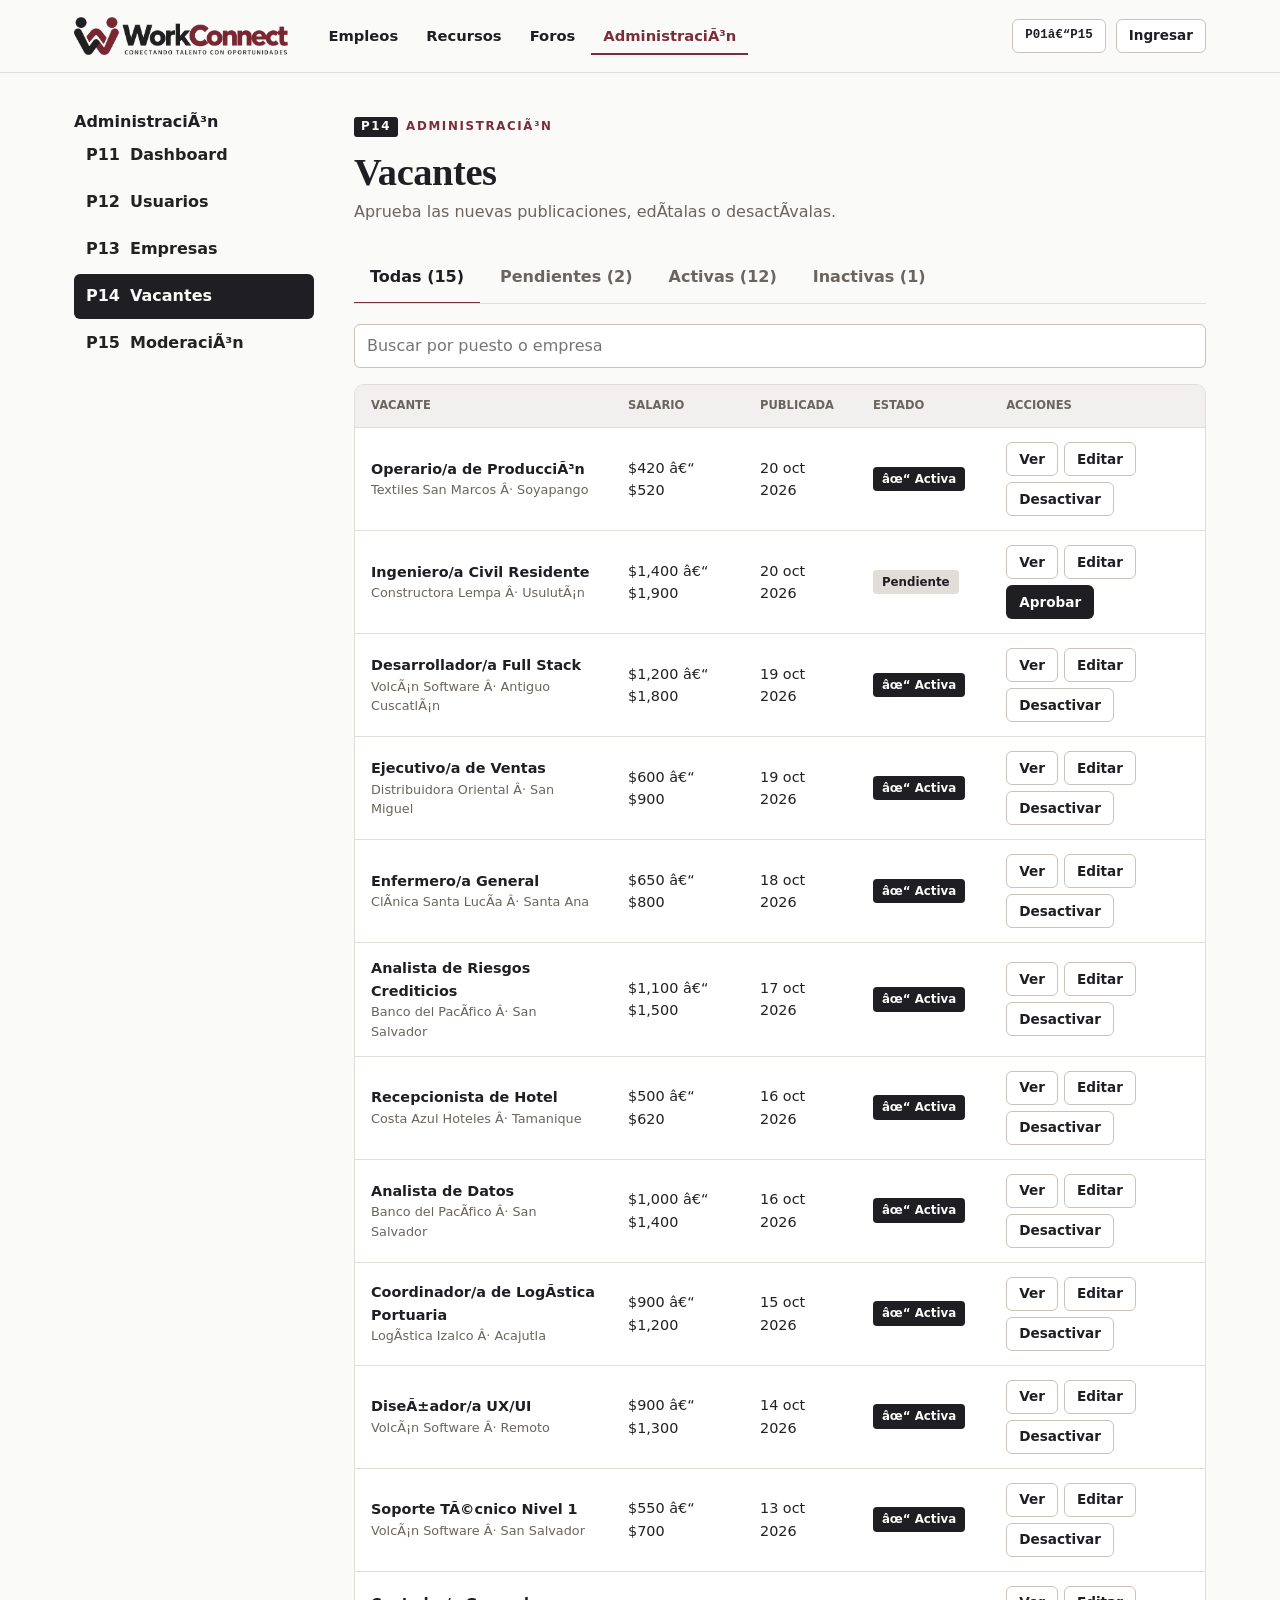
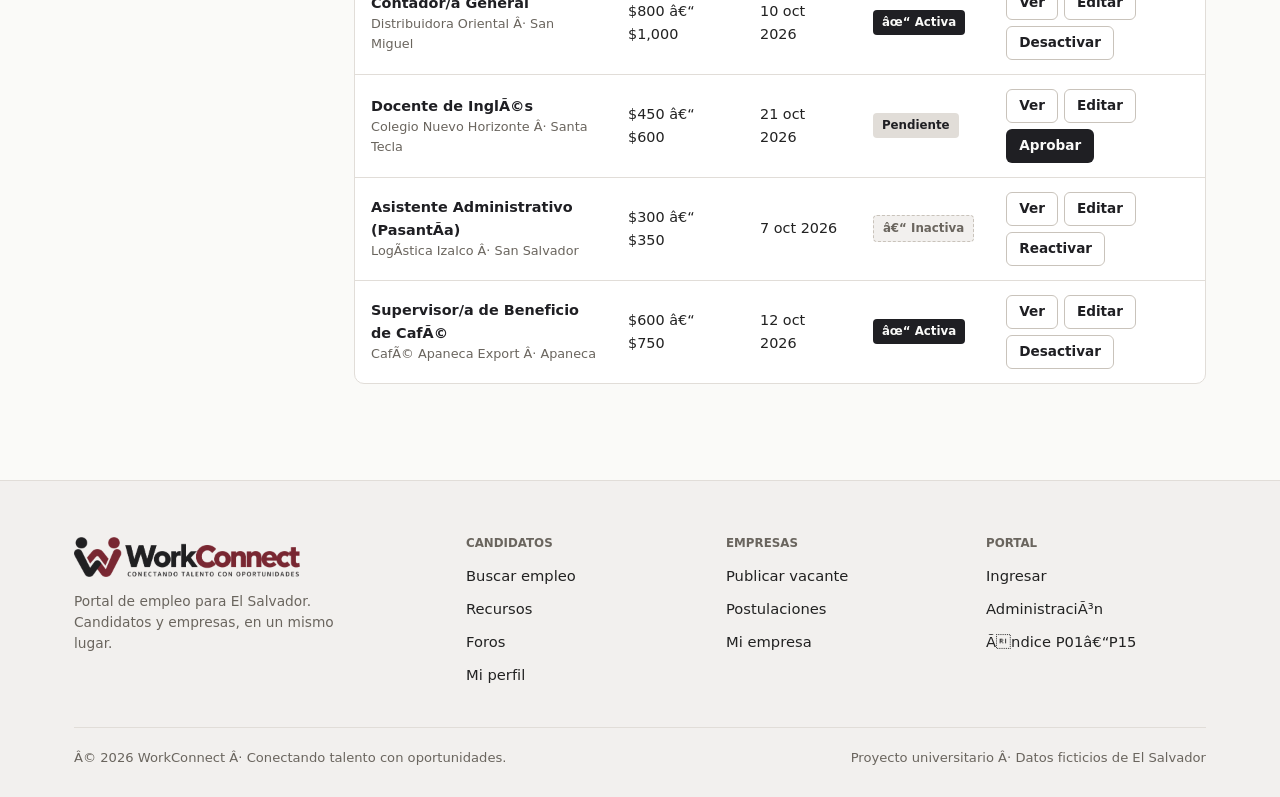
<file: admin-vacantes.html>
﻿<!doctype html>
<html lang="es">
  <head>
    <meta charset="utf-8" />
    <meta name="viewport" content="width=device-width, initial-scale=1" />
    <title>GestiÃ³n de vacantes Â· WorkConnect</title>
    <meta name="description" content="WorkConnect: conectando talento con oportunidades en El Salvador." />
    <link rel="icon" type="image/png" href="assets/icono.png" />
    <link rel="stylesheet" href="css/estilos.css" />
  </head>
  <body>
    <a class="enlace-saltar" href="#contenido-principal">Saltar al contenido</a>
    <header class="cabecera-sitio">
      <div class="contenedor barra">
        <a class="marca" href="index.html"><img src="assets/logo.png" alt="WorkConnect â€” Conectando talento con oportunidades" width="214" height="38" /></a>
        <nav class="navegacion-principal" id="navegacion-principal" aria-label="Principal">
          <a href="resultados.html">Empleos</a><a href="recursos.html">Recursos</a><a href="foros.html">Foros</a><a href="admin-dashboard.html" aria-current="page">AdministraciÃ³n</a>
        </nav>
        <div class="acciones-cabecera">
          <a class="boton boton-contorno boton-pequeno boton-indice" href="index.html">P01â€“P15</a><a class="boton boton-contorno boton-pequeno" href="login.html">Ingresar</a
          ><button class="boton-menu" id="boton-menu" type="button" aria-label="Abrir menÃº" aria-expanded="false">â˜°</button>
        </div>
      </div>
    </header>
    <main id="contenido-principal">
      <div class="contenedor">
        <div class="panel-administracion">
          <aside class="navegacion-administracion" aria-label="AdministraciÃ³n">
            <h4>AdministraciÃ³n</h4>
            <a href="admin-dashboard.html"><b>P11</b>Dashboard</a><a href="admin-usuarios.html"><b>P12</b>Usuarios</a><a href="admin-empresas.html"><b>P13</b>Empresas</a
            ><a href="admin-vacantes.html" aria-current="page"><b>P14</b>Vacantes</a><a href="admin-moderacion.html"><b>P15</b>ModeraciÃ³n</a>
          </aside>
          <div>
            <div class="encabezado-administracion">
              <span class="sobretitulo"><span class="pantalla">P14</span>AdministraciÃ³n</span>
              <h1>Vacantes</h1>
              <p>Aprueba las nuevas publicaciones, edÃ­talas o desactÃ­valas.</p>
            </div>
            <div class="pestanas" role="tablist">
              <button class="pestana" role="tab" data-categoria="todos" aria-selected="true">Todas (15)</button><button class="pestana" role="tab" data-categoria="pendiente" aria-selected="false">Pendientes (2)</button
              ><button class="pestana" role="tab" data-categoria="activa" aria-selected="false">Activas (12)</button><button class="pestana" role="tab" data-categoria="inactiva" aria-selected="false">Inactivas (1)</button>
            </div>
            <div class="barra-herramientas">
              <div class="campo expandir"><label class="solo-lector" for="buscar-vacante">Buscar</label><input id="buscar-vacante" type="search" placeholder="Buscar por puesto o empresa" /></div>
            </div>
            <div class="contenedor-tabla">
              <table>
                <thead>
                  <tr>
                    <th>Vacante</th>
                    <th>Salario</th>
                    <th>Publicada</th>
                    <th>Estado</th>
                    <th>Acciones</th>
                  </tr>
                </thead>
                <tbody>
                  <tr data-tipo="activa">
                    <td>
                      <div class="celda-principal">Operario/a de ProducciÃ³n</div>
                      <div class="celda-secundaria">Textiles San Marcos Â· Soyapango</div>
                    </td>
                    <td>$420 â€“ $520</td>
                    <td>20 oct 2026</td>
                    <td>
                      <span class="insignia insignia-correcta">âœ“ Activa</span>
                    </td>
                    <td>
                      <div class="acciones">
                        <button class="boton boton-contorno boton-pequeno" type="button" data-abrir-ventana="demostracion">Ver</button
                        ><button class="boton boton-contorno boton-pequeno" type="button" data-abrir-ventana="demostracion">Editar</button
                        ><button class="boton boton-contorno boton-pequeno" type="button" data-abrir-ventana="demostracion">Desactivar</button>
                      </div>
                    </td>
                  </tr>
                  <tr data-tipo="pendiente">
                    <td>
                      <div class="celda-principal">Ingeniero/a Civil Residente</div>
                      <div class="celda-secundaria">Constructora Lempa Â· UsulutÃ¡n</div>
                    </td>
                    <td>$1,400 â€“ $1,900</td>
                    <td>20 oct 2026</td>
                    <td>
                      <span class="insignia insignia-pendiente">Pendiente</span>
                    </td>
                    <td>
                      <div class="acciones">
                        <button class="boton boton-contorno boton-pequeno" type="button" data-abrir-ventana="demostracion">Ver</button
                        ><button class="boton boton-contorno boton-pequeno" type="button" data-abrir-ventana="demostracion">Editar</button
                        ><button class="boton boton-carbon boton-pequeno" type="button" data-abrir-ventana="demostracion">Aprobar</button>
                      </div>
                    </td>
                  </tr>
                  <tr data-tipo="activa">
                    <td>
                      <div class="celda-principal">Desarrollador/a Full Stack</div>
                      <div class="celda-secundaria">VolcÃ¡n Software Â· Antiguo CuscatlÃ¡n</div>
                    </td>
                    <td>$1,200 â€“ $1,800</td>
                    <td>19 oct 2026</td>
                    <td>
                      <span class="insignia insignia-correcta">âœ“ Activa</span>
                    </td>
                    <td>
                      <div class="acciones">
                        <button class="boton boton-contorno boton-pequeno" type="button" data-abrir-ventana="demostracion">Ver</button
                        ><button class="boton boton-contorno boton-pequeno" type="button" data-abrir-ventana="demostracion">Editar</button
                        ><button class="boton boton-contorno boton-pequeno" type="button" data-abrir-ventana="demostracion">Desactivar</button>
                      </div>
                    </td>
                  </tr>
                  <tr data-tipo="activa">
                    <td>
                      <div class="celda-principal">Ejecutivo/a de Ventas</div>
                      <div class="celda-secundaria">Distribuidora Oriental Â· San Miguel</div>
                    </td>
                    <td>$600 â€“ $900</td>
                    <td>19 oct 2026</td>
                    <td>
                      <span class="insignia insignia-correcta">âœ“ Activa</span>
                    </td>
                    <td>
                      <div class="acciones">
                        <button class="boton boton-contorno boton-pequeno" type="button" data-abrir-ventana="demostracion">Ver</button
                        ><button class="boton boton-contorno boton-pequeno" type="button" data-abrir-ventana="demostracion">Editar</button
                        ><button class="boton boton-contorno boton-pequeno" type="button" data-abrir-ventana="demostracion">Desactivar</button>
                      </div>
                    </td>
                  </tr>
                  <tr data-tipo="activa">
                    <td>
                      <div class="celda-principal">Enfermero/a General</div>
                      <div class="celda-secundaria">ClÃ­nica Santa LucÃ­a Â· Santa Ana</div>
                    </td>
                    <td>$650 â€“ $800</td>
                    <td>18 oct 2026</td>
                    <td>
                      <span class="insignia insignia-correcta">âœ“ Activa</span>
                    </td>
                    <td>
                      <div class="acciones">
                        <button class="boton boton-contorno boton-pequeno" type="button" data-abrir-ventana="demostracion">Ver</button
                        ><button class="boton boton-contorno boton-pequeno" type="button" data-abrir-ventana="demostracion">Editar</button
                        ><button class="boton boton-contorno boton-pequeno" type="button" data-abrir-ventana="demostracion">Desactivar</button>
                      </div>
                    </td>
                  </tr>
                  <tr data-tipo="activa">
                    <td>
                      <div class="celda-principal">Analista de Riesgos Crediticios</div>
                      <div class="celda-secundaria">Banco del PacÃ­fico Â· San Salvador</div>
                    </td>
                    <td>$1,100 â€“ $1,500</td>
                    <td>17 oct 2026</td>
                    <td>
                      <span class="insignia insignia-correcta">âœ“ Activa</span>
                    </td>
                    <td>
                      <div class="acciones">
                        <button class="boton boton-contorno boton-pequeno" type="button" data-abrir-ventana="demostracion">Ver</button
                        ><button class="boton boton-contorno boton-pequeno" type="button" data-abrir-ventana="demostracion">Editar</button
                        ><button class="boton boton-contorno boton-pequeno" type="button" data-abrir-ventana="demostracion">Desactivar</button>
                      </div>
                    </td>
                  </tr>
                  <tr data-tipo="activa">
                    <td>
                      <div class="celda-principal">Recepcionista de Hotel</div>
                      <div class="celda-secundaria">Costa Azul Hoteles Â· Tamanique</div>
                    </td>
                    <td>$500 â€“ $620</td>
                    <td>16 oct 2026</td>
                    <td>
                      <span class="insignia insignia-correcta">âœ“ Activa</span>
                    </td>
                    <td>
                      <div class="acciones">
                        <button class="boton boton-contorno boton-pequeno" type="button" data-abrir-ventana="demostracion">Ver</button
                        ><button class="boton boton-contorno boton-pequeno" type="button" data-abrir-ventana="demostracion">Editar</button
                        ><button class="boton boton-contorno boton-pequeno" type="button" data-abrir-ventana="demostracion">Desactivar</button>
                      </div>
                    </td>
                  </tr>
                  <tr data-tipo="activa">
                    <td>
                      <div class="celda-principal">Analista de Datos</div>
                      <div class="celda-secundaria">Banco del PacÃ­fico Â· San Salvador</div>
                    </td>
                    <td>$1,000 â€“ $1,400</td>
                    <td>16 oct 2026</td>
                    <td>
                      <span class="insignia insignia-correcta">âœ“ Activa</span>
                    </td>
                    <td>
                      <div class="acciones">
                        <button class="boton boton-contorno boton-pequeno" type="button" data-abrir-ventana="demostracion">Ver</button
                        ><button class="boton boton-contorno boton-pequeno" type="button" data-abrir-ventana="demostracion">Editar</button
                        ><button class="boton boton-contorno boton-pequeno" type="button" data-abrir-ventana="demostracion">Desactivar</button>
                      </div>
                    </td>
                  </tr>
                  <tr data-tipo="activa">
                    <td>
                      <div class="celda-principal">Coordinador/a de LogÃ­stica Portuaria</div>
                      <div class="celda-secundaria">LogÃ­stica Izalco Â· Acajutla</div>
                    </td>
                    <td>$900 â€“ $1,200</td>
                    <td>15 oct 2026</td>
                    <td>
                      <span class="insignia insignia-correcta">âœ“ Activa</span>
                    </td>
                    <td>
                      <div class="acciones">
                        <button class="boton boton-contorno boton-pequeno" type="button" data-abrir-ventana="demostracion">Ver</button
                        ><button class="boton boton-contorno boton-pequeno" type="button" data-abrir-ventana="demostracion">Editar</button
                        ><button class="boton boton-contorno boton-pequeno" type="button" data-abrir-ventana="demostracion">Desactivar</button>
                      </div>
                    </td>
                  </tr>
                  <tr data-tipo="activa">
                    <td>
                      <div class="celda-principal">DiseÃ±ador/a UX/UI</div>
                      <div class="celda-secundaria">VolcÃ¡n Software Â· Remoto</div>
                    </td>
                    <td>$900 â€“ $1,300</td>
                    <td>14 oct 2026</td>
                    <td>
                      <span class="insignia insignia-correcta">âœ“ Activa</span>
                    </td>
                    <td>
                      <div class="acciones">
                        <button class="boton boton-contorno boton-pequeno" type="button" data-abrir-ventana="demostracion">Ver</button
                        ><button class="boton boton-contorno boton-pequeno" type="button" data-abrir-ventana="demostracion">Editar</button
                        ><button class="boton boton-contorno boton-pequeno" type="button" data-abrir-ventana="demostracion">Desactivar</button>
                      </div>
                    </td>
                  </tr>
                  <tr data-tipo="activa">
                    <td>
                      <div class="celda-principal">Soporte TÃ©cnico Nivel 1</div>
                      <div class="celda-secundaria">VolcÃ¡n Software Â· San Salvador</div>
                    </td>
                    <td>$550 â€“ $700</td>
                    <td>13 oct 2026</td>
                    <td>
                      <span class="insignia insignia-correcta">âœ“ Activa</span>
                    </td>
                    <td>
                      <div class="acciones">
                        <button class="boton boton-contorno boton-pequeno" type="button" data-abrir-ventana="demostracion">Ver</button
                        ><button class="boton boton-contorno boton-pequeno" type="button" data-abrir-ventana="demostracion">Editar</button
                        ><button class="boton boton-contorno boton-pequeno" type="button" data-abrir-ventana="demostracion">Desactivar</button>
                      </div>
                    </td>
                  </tr>
                  <tr data-tipo="activa">
                    <td>
                      <div class="celda-principal">Contador/a General</div>
                      <div class="celda-secundaria">Distribuidora Oriental Â· San Miguel</div>
                    </td>
                    <td>$800 â€“ $1,000</td>
                    <td>10 oct 2026</td>
                    <td>
                      <span class="insignia insignia-correcta">âœ“ Activa</span>
                    </td>
                    <td>
                      <div class="acciones">
                        <button class="boton boton-contorno boton-pequeno" type="button" data-abrir-ventana="demostracion">Ver</button
                        ><button class="boton boton-contorno boton-pequeno" type="button" data-abrir-ventana="demostracion">Editar</button
                        ><button class="boton boton-contorno boton-pequeno" type="button" data-abrir-ventana="demostracion">Desactivar</button>
                      </div>
                    </td>
                  </tr>
                  <tr data-tipo="pendiente">
                    <td>
                      <div class="celda-principal">Docente de InglÃ©s</div>
                      <div class="celda-secundaria">Colegio Nuevo Horizonte Â· Santa Tecla</div>
                    </td>
                    <td>$450 â€“ $600</td>
                    <td>21 oct 2026</td>
                    <td>
                      <span class="insignia insignia-pendiente">Pendiente</span>
                    </td>
                    <td>
                      <div class="acciones">
                        <button class="boton boton-contorno boton-pequeno" type="button" data-abrir-ventana="demostracion">Ver</button
                        ><button class="boton boton-contorno boton-pequeno" type="button" data-abrir-ventana="demostracion">Editar</button
                        ><button class="boton boton-carbon boton-pequeno" type="button" data-abrir-ventana="demostracion">Aprobar</button>
                      </div>
                    </td>
                  </tr>
                  <tr data-tipo="inactiva">
                    <td>
                      <div class="celda-principal">Asistente Administrativo (PasantÃ­a)</div>
                      <div class="celda-secundaria">LogÃ­stica Izalco Â· San Salvador</div>
                    </td>
                    <td>$300 â€“ $350</td>
                    <td>7 oct 2026</td>
                    <td>
                      <span class="insignia insignia-inactiva">â€“ Inactiva</span>
                    </td>
                    <td>
                      <div class="acciones">
                        <button class="boton boton-contorno boton-pequeno" type="button" data-abrir-ventana="demostracion">Ver</button
                        ><button class="boton boton-contorno boton-pequeno" type="button" data-abrir-ventana="demostracion">Editar</button
                        ><button class="boton boton-contorno boton-pequeno" type="button" data-abrir-ventana="demostracion">Reactivar</button>
                      </div>
                    </td>
                  </tr>
                  <tr data-tipo="activa">
                    <td>
                      <div class="celda-principal">Supervisor/a de Beneficio de CafÃ©</div>
                      <div class="celda-secundaria">CafÃ© Apaneca Export Â· Apaneca</div>
                    </td>
                    <td>$600 â€“ $750</td>
                    <td>12 oct 2026</td>
                    <td>
                      <span class="insignia insignia-correcta">âœ“ Activa</span>
                    </td>
                    <td>
                      <div class="acciones">
                        <button class="boton boton-contorno boton-pequeno" type="button" data-abrir-ventana="demostracion">Ver</button
                        ><button class="boton boton-contorno boton-pequeno" type="button" data-abrir-ventana="demostracion">Editar</button
                        ><button class="boton boton-contorno boton-pequeno" type="button" data-abrir-ventana="demostracion">Desactivar</button>
                      </div>
                    </td>
                  </tr>
                </tbody>
              </table>
            </div>
          </div>
        </div>
      </div>
    </main>
    <footer class="pie-sitio">
      <div class="contenedor">
        <div class="rejilla-pie">
          <div>
            <img src="assets/logo.png" alt="WorkConnect" />
            <p class="atenuado pequeno" style="max-width: 300px">Portal de empleo para El Salvador. Candidatos y empresas, en un mismo lugar.</p>
          </div>
          <div>
            <h4>Candidatos</h4>
            <ul>
              <li><a href="resultados.html">Buscar empleo</a></li>
              <li><a href="recursos.html">Recursos</a></li>
              <li><a href="foros.html">Foros</a></li>
              <li><a href="candidato.html">Mi perfil</a></li>
            </ul>
          </div>
          <div>
            <h4>Empresas</h4>
            <ul>
              <li><a href="publicar-vacante.html">Publicar vacante</a></li>
              <li><a href="postulaciones.html">Postulaciones</a></li>
              <li><a href="empresas.html">Mi empresa</a></li>
            </ul>
          </div>
          <div>
            <h4>Portal</h4>
            <ul>
              <li><a href="login.html">Ingresar</a></li>
              <li><a href="admin-dashboard.html">AdministraciÃ³n</a></li>
              <li><a href="index.html">Ãndice P01â€“P15</a></li>
            </ul>
          </div>
        </div>
        <div class="base-pie"><span>Â© 2026 WorkConnect Â· Conectando talento con oportunidades.</span><span>Proyecto universitario Â· Datos ficticios de El Salvador</span></div>
      </div>
    </footer>
    <div class="fondo-ventana oculto" id="demostracion">
      <section class="ventana" role="dialog" aria-modal="true" aria-labelledby="titulo-demostracion" tabindex="-1">
        <div class="encabezado-ventana">
          <h2 id="titulo-demostracion">AcciÃ³n de demostraciÃ³n</h2>
          <button class="cerrar-ventana" type="button" data-cerrar-modal aria-label="Cerrar">Ã—</button>
        </div>
        <div class="contenido-ventana">
          <p>Las vacantes y sus estados son datos fijos y no se modifican.</p>
        </div>
        <div class="pie-ventana">
          <button class="boton boton-carbon" type="button" data-cerrar-modal>Cerrar</button>
        </div>
      </section>
    </div>
    <script src="js/interacciones.js"></script>
  </body>
</html>
</file>
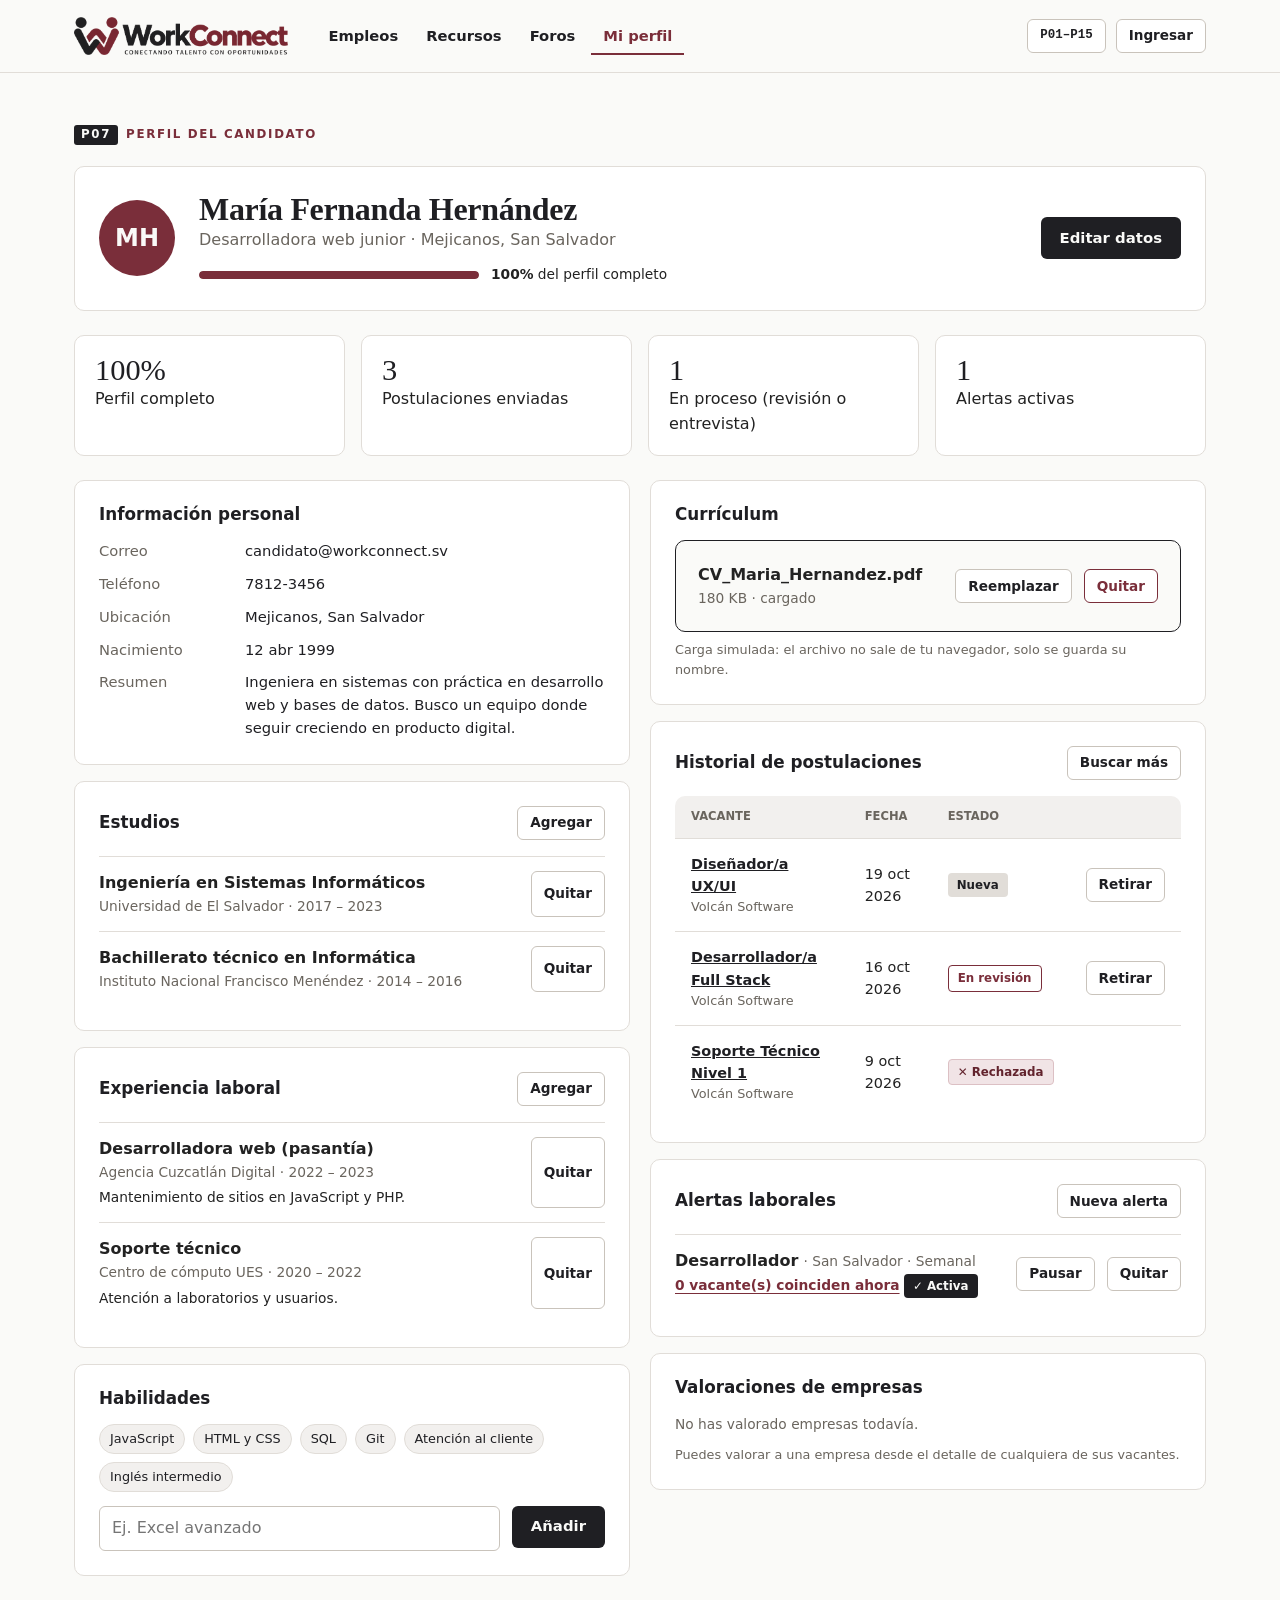
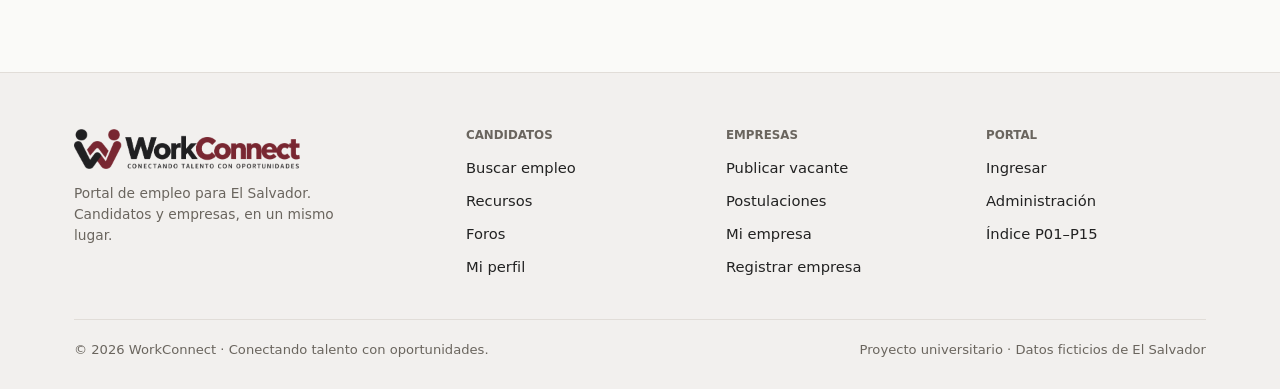
<file: candidato.html>
<!doctype html>
<html lang="es">
  <head>
    <meta charset="utf-8" />
    <meta name="viewport" content="width=device-width, initial-scale=1" />
    <title>Perfil del candidato · WorkConnect</title>
    <meta name="description" content="WorkConnect: conectando talento con oportunidades en El Salvador." />
    <link rel="icon" type="image/png" href="assets/icono.png" />
    <link rel="stylesheet" href="css/estilos.css" />
  </head>
  <body>
    <a class="enlace-saltar" href="#contenido-principal">Saltar al contenido</a>
    <header class="cabecera-sitio">
      <div class="contenedor barra">
        <a class="marca" href="index.html"><img src="assets/logo.png" alt="WorkConnect — Conectando talento con oportunidades" width="214" height="38" /></a>
        <nav class="navegacion-principal" id="navegacion-principal" aria-label="Principal">
          <a href="resultados.html">Empleos</a><a href="recursos.html">Recursos</a><a href="foros.html">Foros</a><a href="candidato.html" aria-current="page">Mi perfil</a>
        </nav>
        <div class="acciones-cabecera">
          <a class="boton boton-contorno boton-pequeno boton-indice" href="index.html">P01–P15</a><a class="boton boton-contorno boton-pequeno" href="login.html">Ingresar</a
          ><button class="boton-menu" id="boton-menu" type="button" aria-label="Abrir menú" aria-expanded="false">☰</button>
        </div>
      </div>
    </header>
    <main id="contenido-principal">
      <div class="contenedor">
        <div class="encabezado-pagina" style="padding-bottom: 0">
          <span class="sobretitulo"><span class="pantalla">P07</span>Perfil del candidato</span>
        </div>
        <div class="tarjeta" style="margin-top: 20px">
          <div class="encabezado-perfil">
            <div class="avatar grande vino">MH</div>
            <div style="flex: 1; min-width: 240px">
              <h1 style="font-size: 2rem">María Fernanda Hernández</h1>
              <p class="atenuado">Desarrolladora web junior · Mejicanos, San Salvador</p>
              <div class="flexible" style="margin-top: 12px; flex-wrap: nowrap">
                <div class="progreso" style="flex: 1; max-width: 280px" role="progressbar" aria-valuenow="100" aria-valuemin="0" aria-valuemax="100">
                  <span style="width: 100%"></span>
                </div>
                <span class="pequeno"><strong>100%</strong> del perfil completo</span>
              </div>
            </div>
            <button class="boton boton-carbon" type="button" data-abrir-ventana="demostracion">Editar datos</button>
          </div>
        </div>
        <div class="fila-estadisticas">
          <div class="estadistica"><b>100%</b><span>Perfil completo</span></div>
          <div class="estadistica"><b>3</b><span>Postulaciones enviadas</span></div>
          <div class="estadistica"><b>1</b><span>En proceso (revisión o entrevista)</span></div>
          <div class="estadistica"><b>1</b><span>Alertas activas</span></div>
        </div>
        <div class="rejilla-perfil">
          <div class="columna">
            <section class="tarjeta">
              <div class="encabezado-tarjeta">
                <h3>Información personal</h3>
              </div>
              <dl class="datos-clave">
                <dt>Correo</dt>
                <dd>candidato@workconnect.sv</dd>
                <dt>Teléfono</dt>
                <dd>7812-3456</dd>
                <dt>Ubicación</dt>
                <dd>Mejicanos, San Salvador</dd>
                <dt>Nacimiento</dt>
                <dd>12 abr 1999</dd>
                <dt>Resumen</dt>
                <dd>Ingeniera en sistemas con práctica en desarrollo web y bases de datos. Busco un equipo donde seguir creciendo en producto digital.</dd>
              </dl>
            </section>
            <section class="tarjeta">
              <div class="encabezado-tarjeta">
                <h3>Estudios</h3>
                <button class="boton boton-contorno boton-pequeno" type="button" data-abrir-ventana="demostracion">Agregar</button>
              </div>
              <ul class="lista-elementos">
                <li>
                  <div>
                    <b>Ingeniería en Sistemas Informáticos</b>
                    <div class="pequeno atenuado">Universidad de El Salvador · 2017 – 2023</div>
                  </div>
                  <button class="boton boton-contorno boton-pequeno" type="button" data-abrir-ventana="demostracion">Quitar</button>
                </li>
                <li>
                  <div>
                    <b>Bachillerato técnico en Informática</b>
                    <div class="pequeno atenuado">Instituto Nacional Francisco Menéndez · 2014 – 2016</div>
                  </div>
                  <button class="boton boton-contorno boton-pequeno" type="button" data-abrir-ventana="demostracion">Quitar</button>
                </li>
              </ul>
            </section>
            <section class="tarjeta">
              <div class="encabezado-tarjeta">
                <h3>Experiencia laboral</h3>
                <button class="boton boton-contorno boton-pequeno" type="button" data-abrir-ventana="demostracion">Agregar</button>
              </div>
              <ul class="lista-elementos">
                <li>
                  <div>
                    <b>Desarrolladora web (pasantía)</b>
                    <div class="pequeno atenuado">Agencia Cuzcatlán Digital · 2022 – 2023</div>
                    <div class="pequeno" style="margin-top: 4px">Mantenimiento de sitios en JavaScript y PHP.</div>
                  </div>
                  <button class="boton boton-contorno boton-pequeno" type="button" data-abrir-ventana="demostracion">Quitar</button>
                </li>
                <li>
                  <div>
                    <b>Soporte técnico</b>
                    <div class="pequeno atenuado">Centro de cómputo UES · 2020 – 2022</div>
                    <div class="pequeno" style="margin-top: 4px">Atención a laboratorios y usuarios.</div>
                  </div>
                  <button class="boton boton-contorno boton-pequeno" type="button" data-abrir-ventana="demostracion">Quitar</button>
                </li>
              </ul>
            </section>
            <section class="tarjeta">
              <div class="encabezado-tarjeta"><h3>Habilidades</h3></div>
              <div class="etiquetas" style="margin-bottom: 14px">
                <span class="etiqueta">JavaScript</span><span class="etiqueta">HTML y CSS</span><span class="etiqueta">SQL</span><span class="etiqueta">Git</span><span class="etiqueta">Atención al cliente</span
                ><span class="etiqueta">Inglés intermedio</span>
              </div>
              <form class="formulario-estatico flexible" style="flex-wrap: nowrap">
                <div class="campo" style="flex: 1"><label class="solo-lector" for="nueva-habilidad">Nueva habilidad</label><input id="nueva-habilidad" type="text" placeholder="Ej. Excel avanzado" maxlength="40" /></div>
                <button class="boton boton-carbon" type="submit" style="align-self: flex-start">Añadir</button>
              </form>
            </section>
          </div>
          <div class="columna">
            <section class="tarjeta">
              <div class="encabezado-tarjeta"><h3>Currículum</h3></div>
              <div class="carga-archivo con-archivo">
                <div>
                  <strong>CV_Maria_Hernandez.pdf</strong>
                  <div class="pequeno atenuado">180 KB · cargado</div>
                </div>
                <div class="flexible"><span class="boton boton-contorno boton-pequeno">Reemplazar</span><button class="boton boton-peligro boton-pequeno" type="button" data-abrir-ventana="demostracion">Quitar</button></div>
              </div>
              <p class="ayuda" style="margin-top: 8px">Carga simulada: el archivo no sale de tu navegador, solo se guarda su nombre.</p>
            </section>
            <section class="tarjeta">
              <div class="encabezado-tarjeta">
                <h3>Historial de postulaciones</h3>
                <a class="boton boton-contorno boton-pequeno" href="resultados.html">Buscar más</a>
              </div>
              <div class="contenedor-tabla" style="border: 0">
                <table>
                  <thead>
                    <tr>
                      <th>Vacante</th>
                      <th>Fecha</th>
                      <th>Estado</th>
                      <th></th>
                    </tr>
                  </thead>
                  <tbody>
                    <tr>
                      <td>
                        <a class="celda-principal" href="detalle-empleo.html?vacante=j9">Diseñador/a UX/UI</a>
                        <div class="celda-secundaria">Volcán Software</div>
                      </td>
                      <td>19 oct 2026</td>
                      <td>
                        <span class="insignia insignia-pendiente">Nueva</span>
                      </td>
                      <td>
                        <button class="boton boton-contorno boton-pequeno" type="button" data-abrir-ventana="demostracion">Retirar</button>
                      </td>
                    </tr>
                    <tr>
                      <td>
                        <a class="celda-principal" href="detalle-empleo.html?vacante=j1">Desarrollador/a Full Stack</a>
                        <div class="celda-secundaria">Volcán Software</div>
                      </td>
                      <td>16 oct 2026</td>
                      <td>
                        <span class="insignia insignia-informativa">En revisión</span>
                      </td>
                      <td>
                        <button class="boton boton-contorno boton-pequeno" type="button" data-abrir-ventana="demostracion">Retirar</button>
                      </td>
                    </tr>
                    <tr>
                      <td>
                        <a class="celda-principal" href="detalle-empleo.html?vacante=j10">Soporte Técnico Nivel 1</a>
                        <div class="celda-secundaria">Volcán Software</div>
                      </td>
                      <td>9 oct 2026</td>
                      <td>
                        <span class="insignia insignia-rechazada">✕ Rechazada</span>
                      </td>
                      <td></td>
                    </tr>
                  </tbody>
                </table>
              </div>
            </section>
            <section class="tarjeta">
              <div class="encabezado-tarjeta">
                <h3>Alertas laborales</h3>
                <button class="boton boton-contorno boton-pequeno" type="button" data-abrir-ventana="demostracion">Nueva alerta</button>
              </div>
              <ul class="lista-elementos">
                <li>
                  <div>
                    <b>Desarrollador</b>
                    <span class="pequeno atenuado">· San Salvador · Semanal</span>
                    <div class="pequeno">
                      <a class="enlace" href="resultados.html?palabra=Desarrollador&amp;ubicacion=San+Salvador">0 vacante(s) coinciden ahora</a>
                      <span class="insignia insignia-correcta">✓ Activa</span>
                    </div>
                  </div>
                  <div class="flexible" style="flex-wrap: nowrap">
                    <button class="boton boton-contorno boton-pequeno" type="button" data-abrir-ventana="demostracion">Pausar</button
                    ><button class="boton boton-contorno boton-pequeno" type="button" data-abrir-ventana="demostracion">Quitar</button>
                  </div>
                </li>
              </ul>
            </section>
            <section class="tarjeta">
              <div class="encabezado-tarjeta">
                <h3>Valoraciones de empresas</h3>
              </div>
              <p class="atenuado pequeno">No has valorado empresas todavía.</p>
              <p class="ayuda" style="margin-top: 10px">Puedes valorar a una empresa desde el detalle de cualquiera de sus vacantes.</p>
            </section>
          </div>
        </div>
      </div>
    </main>
    <footer class="pie-sitio">
      <div class="contenedor">
        <div class="rejilla-pie">
          <div>
            <img src="assets/logo.png" alt="WorkConnect" />
            <p class="atenuado pequeno" style="max-width: 300px">Portal de empleo para El Salvador. Candidatos y empresas, en un mismo lugar.</p>
          </div>
          <div>
            <h4>Candidatos</h4>
            <ul>
              <li><a href="resultados.html">Buscar empleo</a></li>
              <li><a href="recursos.html">Recursos</a></li>
              <li><a href="foros.html">Foros</a></li>
              <li><a href="candidato.html">Mi perfil</a></li>
            </ul>
          </div>
          <div>
            <h4>Empresas</h4>
            <ul>
              <li><a href="publicar-vacante.html">Publicar vacante</a></li>
              <li><a href="postulaciones.html">Postulaciones</a></li>
              <li><a href="empresas.html">Mi empresa</a></li>
              <li>
                <a href="login.html?pestana=registro&amp;rol=empresa">Registrar empresa</a>
              </li>
            </ul>
          </div>
          <div>
            <h4>Portal</h4>
            <ul>
              <li><a href="login.html">Ingresar</a></li>
              <li><a href="admin-dashboard.html">Administración</a></li>
              <li><a href="index.html">Índice P01–P15</a></li>
            </ul>
          </div>
        </div>
        <div class="base-pie"><span>© 2026 WorkConnect · Conectando talento con oportunidades.</span><span>Proyecto universitario · Datos ficticios de El Salvador</span></div>
      </div>
    </footer>
    <div class="fondo-ventana oculto" id="demostracion">
      <section class="ventana" role="dialog" aria-modal="true" aria-labelledby="titulo-demostracion" tabindex="-1">
        <div class="encabezado-ventana">
          <h2 id="titulo-demostracion">Acción de demostración</h2>
          <button class="cerrar-ventana" type="button" data-cerrar-modal aria-label="Cerrar">×</button>
        </div>
        <div class="contenido-ventana">
          <p>Los datos de este prototipo son fijos y no se modifican.</p>
        </div>
        <div class="pie-ventana">
          <button class="boton boton-carbon" type="button" data-cerrar-modal>Cerrar</button>
        </div>
      </section>
    </div>
    <script src="js/interacciones.js"></script>
  </body>
</html>
</file>
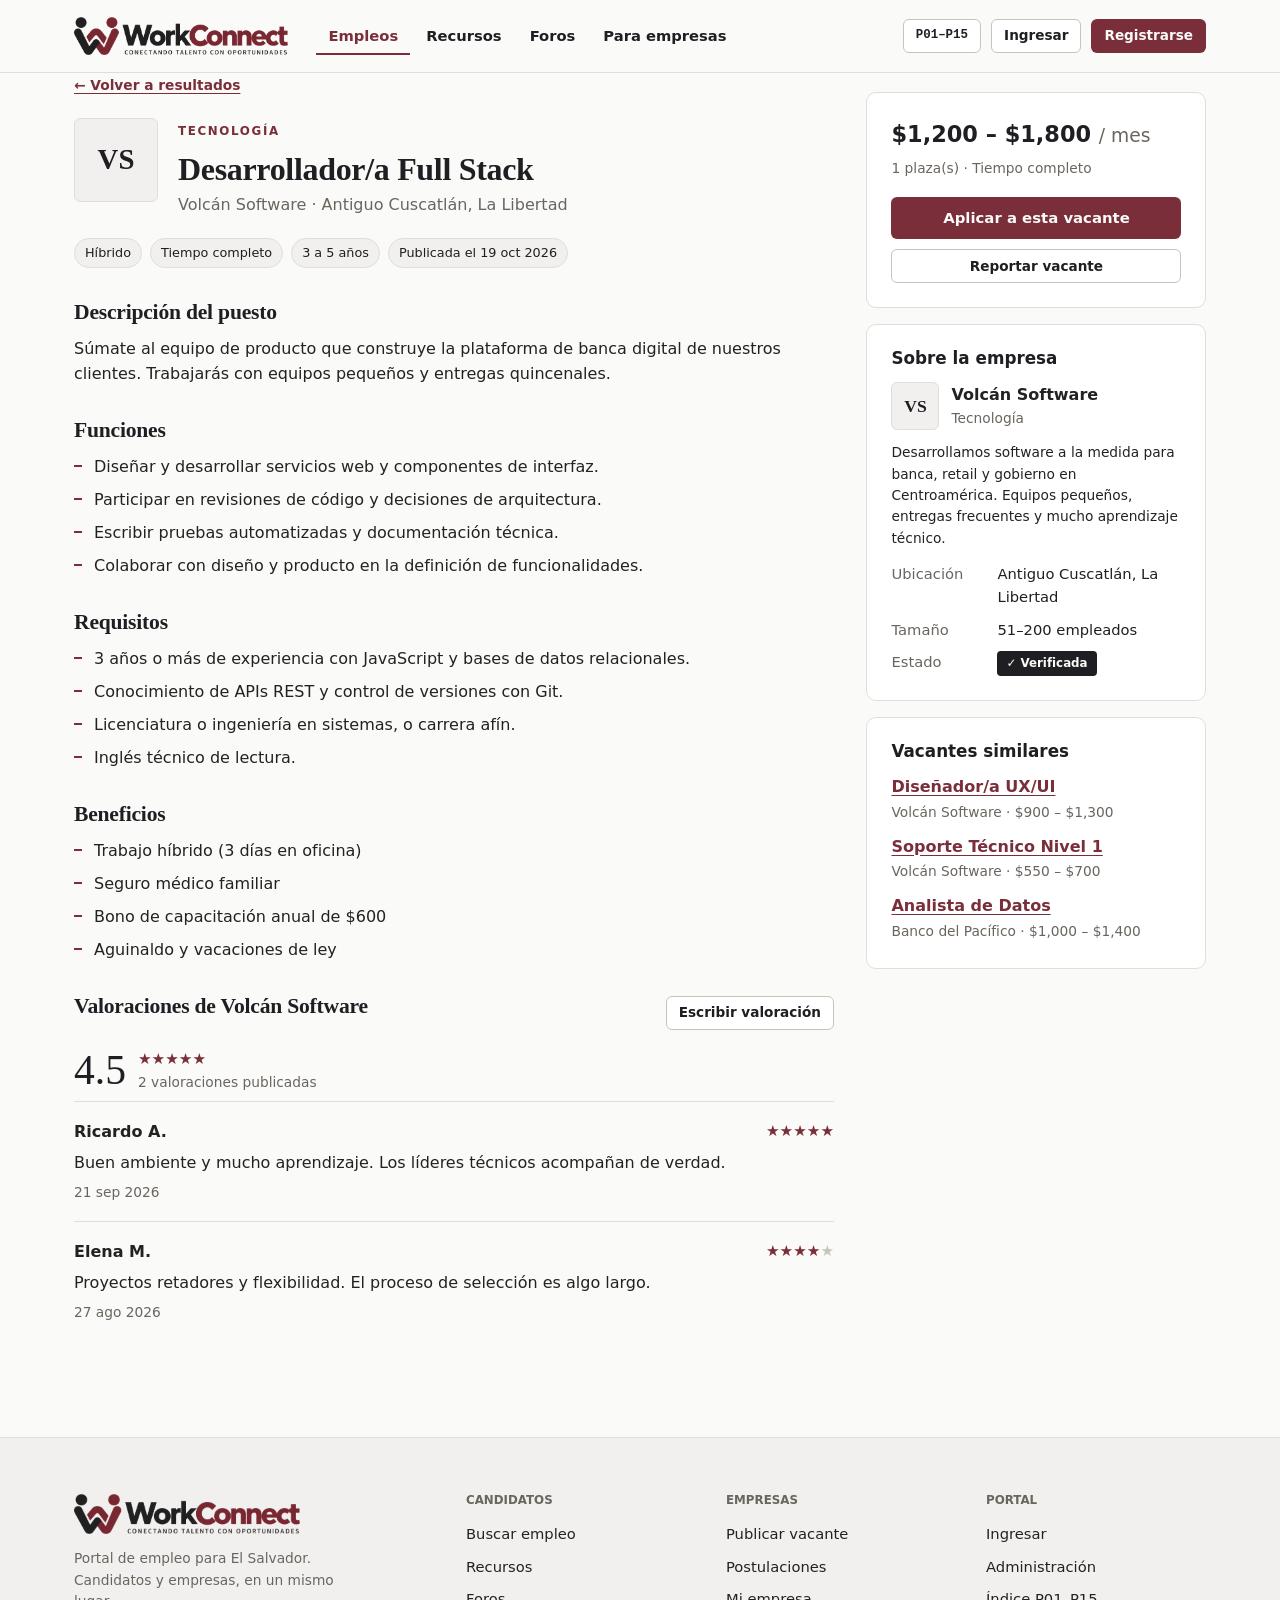
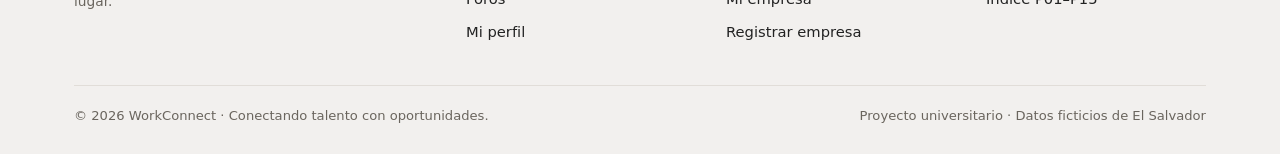
<file: detalle-empleo.html>
<!doctype html>
<html lang="es">
  <head>
    <meta charset="utf-8" />
    <meta name="viewport" content="width=device-width, initial-scale=1" />
    <title>Detalle del empleo · WorkConnect</title>
    <meta name="description" content="WorkConnect: conectando talento con oportunidades en El Salvador." />
    <link rel="icon" type="image/png" href="assets/icono.png" />
    <link rel="stylesheet" href="css/estilos.css" />
  </head>
  <body>
    <a class="enlace-saltar" href="#contenido-principal">Saltar al contenido</a>
    <header class="cabecera-sitio">
      <div class="contenedor barra">
        <a class="marca" href="index.html"><img src="assets/logo.png" alt="WorkConnect — Conectando talento con oportunidades" width="214" height="38" /></a>
        <nav class="navegacion-principal" id="navegacion-principal" aria-label="Principal">
          <a href="resultados.html" aria-current="page">Empleos</a><a href="recursos.html">Recursos</a><a href="foros.html">Foros</a><a href="login.html?pestana=registro&amp;rol=empresa">Para empresas</a>
        </nav>
        <div class="acciones-cabecera">
          <button class="boton boton-contorno boton-pequeno boton-indice" id="boton-indice" type="button" aria-haspopup="dialog">P01–P15</button><a class="boton boton-contorno boton-pequeno" href="login.html?pestana=ingresar">Ingresar</a
          ><a class="boton boton-principal boton-pequeno" href="login.html?pestana=registro">Registrarse</a><button class="boton-menu" id="boton-menu" type="button" aria-label="Abrir menú" aria-expanded="false">☰</button>
        </div>
      </div>
    </header>
    <main id="contenido-principal">
      <div class="contenedor">
        <div class="distribucion-detalle">
          <div>
            <a class="pequeno enlace" href="resultados.html">← Volver a resultados</a>
            <div class="encabezado-detalle" style="margin-top: 20px">
              <div class="monograma grande" aria-hidden="true">VS</div>
              <div>
                <span class="sobretitulo">Tecnología</span>
                <h1 style="margin-top: 8px">Desarrollador/a Full Stack</h1>
                <p class="atenuado" style="margin-top: 6px">Volcán Software · Antiguo Cuscatlán, La Libertad</p>
              </div>
            </div>
            <div class="etiquetas" style="margin-top: 20px">
              <span class="etiqueta">Híbrido</span><span class="etiqueta">Tiempo completo</span><span class="etiqueta">3 a 5 años</span><span class="etiqueta">Publicada el 19 oct 2026</span>
            </div>
            <section class="bloque-detalle">
              <h2>Descripción del puesto</h2>
              <p>Súmate al equipo de producto que construye la plataforma de banca digital de nuestros clientes. Trabajarás con equipos pequeños y entregas quincenales.</p>
            </section>
            <section class="bloque-detalle">
              <h2>Funciones</h2>
              <ul class="lista-puntos">
                <li>Diseñar y desarrollar servicios web y componentes de interfaz.</li>
                <li>Participar en revisiones de código y decisiones de arquitectura.</li>
                <li>Escribir pruebas automatizadas y documentación técnica.</li>
                <li>Colaborar con diseño y producto en la definición de funcionalidades.</li>
              </ul>
            </section>
            <section class="bloque-detalle">
              <h2>Requisitos</h2>
              <ul class="lista-puntos">
                <li>3 años o más de experiencia con JavaScript y bases de datos relacionales.</li>
                <li>Conocimiento de APIs REST y control de versiones con Git.</li>
                <li>Licenciatura o ingeniería en sistemas, o carrera afín.</li>
                <li>Inglés técnico de lectura.</li>
              </ul>
            </section>
            <section class="bloque-detalle">
              <h2>Beneficios</h2>
              <ul class="lista-puntos">
                <li>Trabajo híbrido (3 días en oficina)</li>
                <li>Seguro médico familiar</li>
                <li>Bono de capacitación anual de $600</li>
                <li>Aguinaldo y vacaciones de ley</li>
              </ul>
            </section>
            <section class="bloque-detalle" id="valoraciones">
              <div class="encabezado-tarjeta">
                <h2>Valoraciones de Volcán Software</h2>
                <button class="boton boton-contorno boton-pequeno" type="button" data-abrir-ventana="ventana-valoracion">Escribir valoración</button>
              </div>
              <div class="flexible" style="margin-bottom: 8px">
                <span class="valoracion-grande">4.5</span>
                <div>
                  <span class="estrellas" role="img" aria-label="5 de 5 estrellas">★★★★★</span>
                  <div class="pequeno atenuado">2 valoraciones publicadas</div>
                </div>
              </div>
              <div id="lista-valoraciones">
                <div class="valoracion">
                  <div class="encabezado-valoracion"><strong>Ricardo A.</strong><span class="estrellas" role="img" aria-label="5 de 5 estrellas">★★★★★</span></div>
                  <p>Buen ambiente y mucho aprendizaje. Los líderes técnicos acompañan de verdad.</p>
                  <div class="pequeno atenuado" style="margin-top: 6px">21 sep 2026</div>
                </div>
                <div class="valoracion">
                  <div class="encabezado-valoracion">
                    <strong>Elena M.</strong><span class="estrellas" role="img" aria-label="4 de 5 estrellas">★★★★<span class="apagado">★</span></span>
                  </div>
                  <p>Proyectos retadores y flexibilidad. El proceso de selección es algo largo.</p>
                  <div class="pequeno atenuado" style="margin-top: 6px">27 ago 2026</div>
                </div>
              </div>
            </section>
          </div>
          <aside class="lateral-fijo">
            <div class="tarjeta">
              <div class="salario" style="font-size: 1.4rem">$1,200 – $1,800 <small>/ mes</small></div>
              <p class="pequeno atenuado" style="margin: 6px 0 18px">1 plaza(s) · Tiempo completo</p>
              <button class="boton boton-principal boton-ancho" type="button" data-abrir-ventana="ventana-postulacion">Aplicar a esta vacante</button
              ><button class="boton boton-contorno boton-ancho boton-pequeno" type="button" data-abrir-ventana="ventana-reporte" style="margin-top: 10px">Reportar vacante</button>
            </div>
            <div class="tarjeta">
              <h3>Sobre la empresa</h3>
              <div class="flexible" style="flex-wrap: nowrap; margin-bottom: 12px">
                <div class="monograma" aria-hidden="true">VS</div>
                <div>
                  <strong>Volcán Software</strong>
                  <div class="pequeno atenuado">Tecnología</div>
                </div>
              </div>
              <p class="pequeno" style="margin-bottom: 14px">Desarrollamos software a la medida para banca, retail y gobierno en Centroamérica. Equipos pequeños, entregas frecuentes y mucho aprendizaje técnico.</p>
              <dl class="datos-clave" style="grid-template-columns: 90px 1fr">
                <dt>Ubicación</dt>
                <dd>Antiguo Cuscatlán, La Libertad</dd>
                <dt>Tamaño</dt>
                <dd>51–200 empleados</dd>
                <dt>Estado</dt>
                <dd>
                  <span class="insignia insignia-correcta">✓ Verificada</span>
                </dd>
              </dl>
            </div>
            <div class="tarjeta">
              <h3>Vacantes similares</h3>
              <p style="margin-bottom: 10px"><a class="enlace" href="detalle-empleo.html?vacante=j9">Diseñador/a UX/UI</a><br /><span class="pequeno atenuado">Volcán Software · $900 – $1,300</span></p>
              <p style="margin-bottom: 10px"><a class="enlace" href="detalle-empleo.html?vacante=j10">Soporte Técnico Nivel 1</a><br /><span class="pequeno atenuado">Volcán Software · $550 – $700</span></p>
              <p><a class="enlace" href="detalle-empleo.html?vacante=j15">Analista de Datos</a><br /><span class="pequeno atenuado">Banco del Pacífico · $1,000 – $1,400</span></p>
            </div>
          </aside>
        </div>
      </div>
    </main>
    <footer class="pie-sitio">
      <div class="contenedor">
        <div class="rejilla-pie">
          <div>
            <img src="assets/logo.png" alt="WorkConnect" />
            <p class="atenuado pequeno" style="max-width: 300px">Portal de empleo para El Salvador. Candidatos y empresas, en un mismo lugar.</p>
          </div>
          <div>
            <h4>Candidatos</h4>
            <ul>
              <li><a href="resultados.html">Buscar empleo</a></li>
              <li><a href="recursos.html">Recursos</a></li>
              <li><a href="foros.html">Foros</a></li>
              <li><a href="candidato.html">Mi perfil</a></li>
            </ul>
          </div>
          <div>
            <h4>Empresas</h4>
            <ul>
              <li><a href="publicar-vacante.html">Publicar vacante</a></li>
              <li><a href="postulaciones.html">Postulaciones</a></li>
              <li><a href="empresas.html">Mi empresa</a></li>
              <li>
                <a href="login.html?pestana=registro&amp;rol=empresa">Registrar empresa</a>
              </li>
            </ul>
          </div>
          <div>
            <h4>Portal</h4>
            <ul>
              <li><a href="login.html">Ingresar</a></li>
              <li><a href="admin-dashboard.html">Administración</a></li>
              <li><a href="index.html">Índice P01–P15</a></li>
            </ul>
          </div>
        </div>
        <div class="base-pie"><span>© 2026 WorkConnect · Conectando talento con oportunidades.</span><span>Proyecto universitario · Datos ficticios de El Salvador</span></div>
      </div>
    </footer>
    <div class="fondo-ventana oculto" id="ventana-postulacion">
      <section class="ventana" role="dialog" aria-modal="true" aria-labelledby="titulo-postulacion" tabindex="-1">
        <div class="encabezado-ventana">
          <h2 id="titulo-postulacion">Inicia sesión para continuar</h2>
          <button class="cerrar-ventana" type="button" data-cerrar-modal aria-label="Cerrar">×</button>
        </div>
        <div class="contenido-ventana">
          <p>Necesitas una cuenta de candidato para postularte a esta vacante.</p>
        </div>
        <div class="pie-ventana">
          <a class="boton boton-contorno" href="login.html?pestana=registro">Crear cuenta</a><a class="boton boton-principal" href="login.html?pestana=ingresar">Iniciar sesión</a
          ><button class="boton boton-carbon" type="button" data-cerrar-modal>Cerrar</button>
        </div>
      </section>
    </div>
    <div class="fondo-ventana oculto" id="ventana-reporte">
      <section class="ventana" role="dialog" aria-modal="true" aria-labelledby="titulo-reporte" tabindex="-1">
        <div class="encabezado-ventana">
          <h2 id="titulo-reporte">Reportar vacante</h2>
          <button class="cerrar-ventana" type="button" data-cerrar-modal aria-label="Cerrar">×</button>
        </div>
        <div class="contenido-ventana">
          <p>Inicia sesión para reportar una vacante.</p>
        </div>
        <div class="pie-ventana"><a class="boton boton-principal" href="login.html?pestana=ingresar">Iniciar sesión</a><button class="boton boton-carbon" type="button" data-cerrar-modal>Cerrar</button></div>
      </section>
    </div>
    <div class="fondo-ventana oculto" id="ventana-valoracion">
      <section class="ventana" role="dialog" aria-modal="true" aria-labelledby="titulo-valoracion" tabindex="-1">
        <div class="encabezado-ventana">
          <h2 id="titulo-valoracion">Valorar a Volcán Software</h2>
          <button class="cerrar-ventana" type="button" data-cerrar-modal aria-label="Cerrar">×</button>
        </div>
        <div class="contenido-ventana">
          <p>Inicia sesión para valorar a esta empresa.</p>
        </div>
        <div class="pie-ventana"><a class="boton boton-principal" href="login.html?pestana=ingresar">Iniciar sesión</a><button class="boton boton-carbon" type="button" data-cerrar-modal>Cerrar</button></div>
      </section>
    </div>
    <script src="js/interacciones.js"></script>
  </body>
</html>
</file>
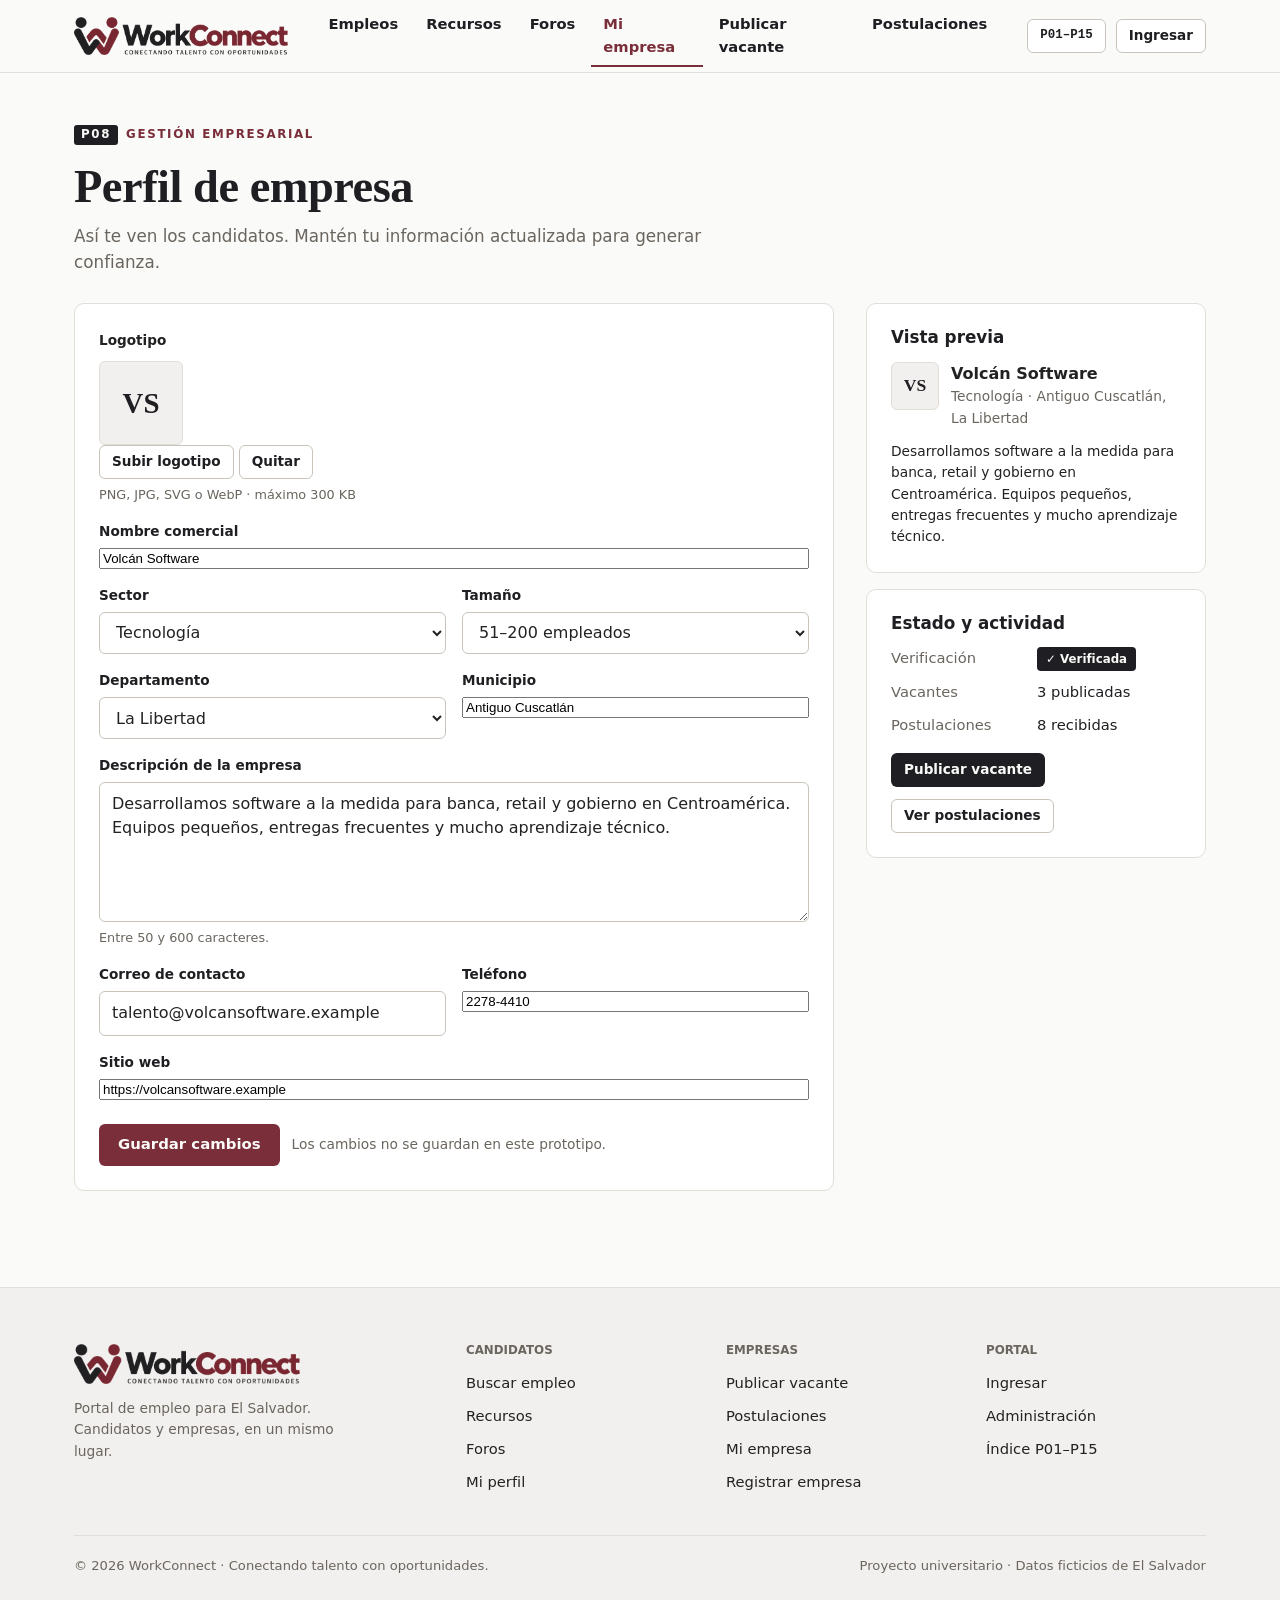
<file: empresas.html>
<!doctype html>
<html lang="es">
  <head>
    <meta charset="utf-8" />
    <meta name="viewport" content="width=device-width, initial-scale=1" />
    <title>Gestión empresarial · WorkConnect</title>
    <meta name="description" content="WorkConnect: conectando talento con oportunidades en El Salvador." />
    <link rel="icon" type="image/png" href="assets/icono.png" />
    <link rel="stylesheet" href="css/estilos.css" />
  </head>
  <body>
    <a class="enlace-saltar" href="#contenido-principal">Saltar al contenido</a>
    <header class="cabecera-sitio">
      <div class="contenedor barra">
        <a class="marca" href="index.html"><img src="assets/logo.png" alt="WorkConnect — Conectando talento con oportunidades" width="214" height="38" /></a>
        <nav class="navegacion-principal" id="navegacion-principal" aria-label="Principal">
          <a href="resultados.html">Empleos</a><a href="recursos.html">Recursos</a><a href="foros.html">Foros</a><a href="empresas.html" aria-current="page">Mi empresa</a><a href="publicar-vacante.html">Publicar vacante</a
          ><a href="postulaciones.html">Postulaciones</a>
        </nav>
        <div class="acciones-cabecera">
          <a class="boton boton-contorno boton-pequeno boton-indice" href="index.html">P01–P15</a><a class="boton boton-contorno boton-pequeno" href="login.html">Ingresar</a
          ><button class="boton-menu" id="boton-menu" type="button" aria-label="Abrir menú" aria-expanded="false">☰</button>
        </div>
      </div>
    </header>
    <main id="contenido-principal">
      <div class="contenedor">
        <div class="encabezado-pagina">
          <span class="sobretitulo"><span class="pantalla">P08</span>Gestión empresarial</span>
          <h1>Perfil de empresa</h1>
          <p>Así te ven los candidatos. Mantén tu información actualizada para generar confianza.</p>
        </div>
        <div class="distribucion-detalle">
          <form class="tarjeta formulario-estatico">
            <div class="rejilla-formulario">
              <div class="completo">
                <span class="etiqueta-campo" style="font-size: 0.85rem; font-weight: 600">Logotipo</span>
                <div class="selector-logotipo" style="margin-top: 8px">
                  <div class="monograma grande" aria-hidden="true">VS</div>
                  <div>
                    <span class="boton boton-contorno boton-pequeno">Subir logotipo</span>
                    <button class="boton boton-contorno boton-pequeno" type="button" data-abrir-ventana="demostracion">Quitar</button>
                    <p class="ayuda" style="margin-top: 6px">PNG, JPG, SVG o WebP · máximo 300 KB</p>
                  </div>
                </div>
              </div>
              <div class="campo completo"><label for="empresa-nombre">Nombre comercial</label><input id="empresa-nombre" value="Volcán Software" /></div>
              <div class="campo">
                <label for="empresa-sector">Sector</label
                ><select id="empresa-sector">
                  <option selected>Tecnología</option>
                  <option>Finanzas</option>
                  <option>Logística</option>
                  <option>Agroindustria</option>
                </select>
              </div>
              <div class="campo">
                <label for="empresa-tamano">Tamaño</label
                ><select id="empresa-tamano">
                  <option>1–10 empleados</option>
                  <option>11–50 empleados</option>
                  <option selected>51–200 empleados</option>
                  <option>201–500 empleados</option>
                  <option>501–1,000 empleados</option>
                  <option>Más de 1,000 empleados</option>
                </select>
              </div>
              <div class="campo">
                <label for="empresa-departamento">Departamento</label
                ><select id="empresa-departamento">
                  <option selected>La Libertad</option>
                  <option>San Salvador</option>
                  <option>Sonsonate</option>
                </select>
              </div>
              <div class="campo"><label for="empresa-municipio">Municipio</label><input id="empresa-municipio" value="Antiguo Cuscatlán" /></div>
              <div class="campo completo">
                <label for="empresa-descripcion">Descripción de la empresa</label
                ><textarea id="empresa-descripcion" rows="5">Desarrollamos software a la medida para banca, retail y gobierno en Centroamérica. Equipos pequeños, entregas frecuentes y mucho aprendizaje técnico.</textarea
                ><span class="ayuda">Entre 50 y 600 caracteres.</span>
              </div>
              <div class="campo"><label for="empresa-correo">Correo de contacto</label><input id="empresa-correo" type="email" value="talento@volcansoftware.example" /></div>
              <div class="campo"><label for="empresa-telefono">Teléfono</label><input id="empresa-telefono" value="2278-4410" /></div>
              <div class="campo completo"><label for="empresa-sitio">Sitio web</label><input id="empresa-sitio" value="https://volcansoftware.example" /></div>
            </div>
            <div class="flexible" style="margin-top: 24px">
              <button class="boton boton-principal" type="button" data-abrir-ventana="demostracion">Guardar cambios</button><span class="pequeno atenuado">Los cambios no se guardan en este prototipo.</span>
            </div>
          </form>
          <aside class="lateral-fijo">
            <div class="tarjeta">
              <h3>Vista previa</h3>
              <div class="flexible" style="flex-wrap: nowrap; align-items: flex-start">
                <div class="monograma" aria-hidden="true">VS</div>
                <div>
                  <strong>Volcán Software</strong>
                  <div class="pequeno atenuado">Tecnología · Antiguo Cuscatlán, La Libertad</div>
                </div>
              </div>
              <p class="pequeno" style="margin-top: 12px">Desarrollamos software a la medida para banca, retail y gobierno en Centroamérica. Equipos pequeños, entregas frecuentes y mucho aprendizaje técnico.</p>
            </div>
            <div class="tarjeta">
              <h3>Estado y actividad</h3>
              <dl class="datos-clave" style="grid-template-columns: 130px 1fr">
                <dt>Verificación</dt>
                <dd>
                  <span class="insignia insignia-correcta">✓ Verificada</span>
                </dd>
                <dt>Vacantes</dt>
                <dd>3 publicadas</dd>
                <dt>Postulaciones</dt>
                <dd>8 recibidas</dd>
              </dl>
              <div class="flexible" style="margin-top: 16px">
                <a class="boton boton-carbon boton-pequeno" href="publicar-vacante.html">Publicar vacante</a><a class="boton boton-contorno boton-pequeno" href="postulaciones.html">Ver postulaciones</a>
              </div>
            </div>
          </aside>
        </div>
      </div>
    </main>
    <footer class="pie-sitio">
      <div class="contenedor">
        <div class="rejilla-pie">
          <div>
            <img src="assets/logo.png" alt="WorkConnect" />
            <p class="atenuado pequeno" style="max-width: 300px">Portal de empleo para El Salvador. Candidatos y empresas, en un mismo lugar.</p>
          </div>
          <div>
            <h4>Candidatos</h4>
            <ul>
              <li><a href="resultados.html">Buscar empleo</a></li>
              <li><a href="recursos.html">Recursos</a></li>
              <li><a href="foros.html">Foros</a></li>
              <li><a href="candidato.html">Mi perfil</a></li>
            </ul>
          </div>
          <div>
            <h4>Empresas</h4>
            <ul>
              <li><a href="publicar-vacante.html">Publicar vacante</a></li>
              <li><a href="postulaciones.html">Postulaciones</a></li>
              <li><a href="empresas.html">Mi empresa</a></li>
              <li>
                <a href="login.html?pestana=registro&amp;rol=empresa">Registrar empresa</a>
              </li>
            </ul>
          </div>
          <div>
            <h4>Portal</h4>
            <ul>
              <li><a href="login.html">Ingresar</a></li>
              <li><a href="admin-dashboard.html">Administración</a></li>
              <li><a href="index.html">Índice P01–P15</a></li>
            </ul>
          </div>
        </div>
        <div class="base-pie"><span>© 2026 WorkConnect · Conectando talento con oportunidades.</span><span>Proyecto universitario · Datos ficticios de El Salvador</span></div>
      </div>
    </footer>
    <div class="fondo-ventana oculto" id="demostracion">
      <section class="ventana" role="dialog" aria-modal="true" aria-labelledby="titulo-demostracion" tabindex="-1">
        <div class="encabezado-ventana">
          <h2 id="titulo-demostracion">Acción de demostración</h2>
          <button class="cerrar-ventana" type="button" data-cerrar-modal aria-label="Cerrar">×</button>
        </div>
        <div class="contenido-ventana">
          <p>Los datos de este prototipo son fijos y no se modifican.</p>
        </div>
        <div class="pie-ventana">
          <button class="boton boton-carbon" type="button" data-cerrar-modal>Cerrar</button>
        </div>
      </section>
    </div>
    <script src="js/interacciones.js"></script>
  </body>
</html>
</file>
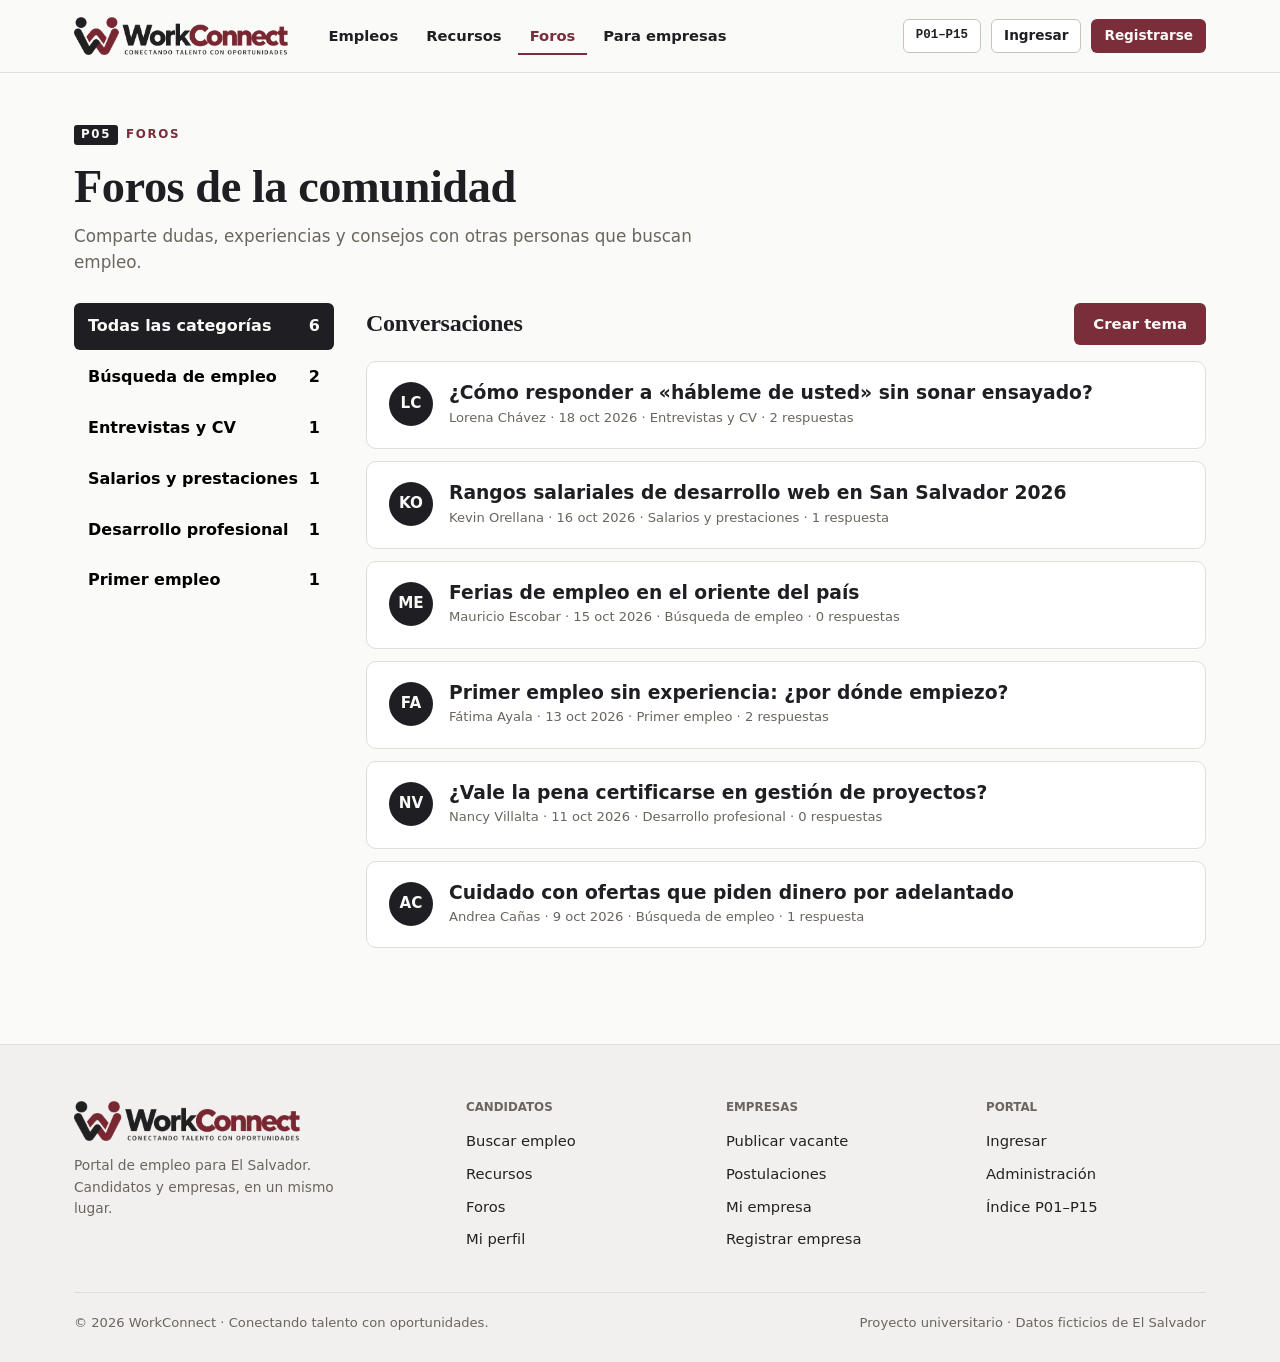
<file: foros.html>
<!doctype html>
<html lang="es">
  <head>
    <meta charset="utf-8" />
    <meta name="viewport" content="width=device-width, initial-scale=1" />
    <title>Foros · WorkConnect</title>
    <meta name="description" content="WorkConnect: conectando talento con oportunidades en El Salvador." />
    <link rel="icon" type="image/png" href="assets/icono.png" />
    <link rel="stylesheet" href="css/estilos.css" />
  </head>
  <body>
    <a class="enlace-saltar" href="#contenido-principal">Saltar al contenido</a>
    <header class="cabecera-sitio">
      <div class="contenedor barra">
        <a class="marca" href="index.html"><img src="assets/logo.png" alt="WorkConnect — Conectando talento con oportunidades" width="214" height="38" /></a>
        <nav class="navegacion-principal" id="navegacion-principal" aria-label="Principal">
          <a href="resultados.html">Empleos</a><a href="recursos.html">Recursos</a><a href="foros.html" aria-current="page">Foros</a><a href="login.html?pestana=registro&amp;rol=empresa">Para empresas</a>
        </nav>
        <div class="acciones-cabecera">
          <button class="boton boton-contorno boton-pequeno boton-indice" id="boton-indice" type="button" aria-haspopup="dialog">P01–P15</button><a class="boton boton-contorno boton-pequeno" href="login.html?pestana=ingresar">Ingresar</a
          ><a class="boton boton-principal boton-pequeno" href="login.html?pestana=registro">Registrarse</a><button class="boton-menu" id="boton-menu" type="button" aria-label="Abrir menú" aria-expanded="false">☰</button>
        </div>
      </div>
    </header>
    <main id="contenido-principal">
      <div class="contenedor">
        <div class="encabezado-pagina">
          <span class="sobretitulo"><span class="pantalla">P05</span>Foros</span>
          <h1>Foros de la comunidad</h1>
          <p>Comparte dudas, experiencias y consejos con otras personas que buscan empleo.</p>
        </div>
        <div class="distribucion-foro">
          <aside>
            <div class="lista-categorias">
              <button class="boton-categoria" type="button" data-categoria-foro="todas" aria-pressed="true"><span>Todas las categorías</span><span class="cantidad">6</span></button
              ><button class="boton-categoria" type="button" data-categoria-foro="empleo" aria-pressed="false"><span>Búsqueda de empleo</span><span class="cantidad">2</span></button
              ><button class="boton-categoria" type="button" data-categoria-foro="entrevistas" aria-pressed="false"><span>Entrevistas y CV</span><span class="cantidad">1</span></button
              ><button class="boton-categoria" type="button" data-categoria-foro="salarios" aria-pressed="false"><span>Salarios y prestaciones</span><span class="cantidad">1</span></button
              ><button class="boton-categoria" type="button" data-categoria-foro="carrera" aria-pressed="false"><span>Desarrollo profesional</span><span class="cantidad">1</span></button
              ><button class="boton-categoria" type="button" data-categoria-foro="primer" aria-pressed="false"><span>Primer empleo</span><span class="cantidad">1</span></button>
            </div>
          </aside>
          <section>
            <div class="barra-resultados">
              <h2>Conversaciones</h2>
              <button class="boton boton-principal" type="button" data-abrir-ventana="foro-acceso">Crear tema</button>
            </div>
            <div>
              <article class="tema" data-categoria-tema="entrevistas">
                <div class="avatar">LC</div>
                <div>
                  <h3>
                    <button type="button" data-abrir-ventana="tema-1">¿Cómo responder a «hábleme de usted» sin sonar ensayado?</button>
                  </h3>
                  <div class="datos-tema">Lorena Chávez · 18 oct 2026 · Entrevistas y CV · 2 respuestas</div>
                </div>
              </article>
              <article class="tema" data-categoria-tema="salarios">
                <div class="avatar">KO</div>
                <div>
                  <h3>
                    <button type="button" data-abrir-ventana="tema-2">Rangos salariales de desarrollo web en San Salvador 2026</button>
                  </h3>
                  <div class="datos-tema">Kevin Orellana · 16 oct 2026 · Salarios y prestaciones · 1 respuesta</div>
                </div>
              </article>
              <article class="tema" data-categoria-tema="empleo">
                <div class="avatar">ME</div>
                <div>
                  <h3>
                    <button type="button" data-abrir-ventana="tema-3">Ferias de empleo en el oriente del país</button>
                  </h3>
                  <div class="datos-tema">Mauricio Escobar · 15 oct 2026 · Búsqueda de empleo · 0 respuestas</div>
                </div>
              </article>
              <article class="tema" data-categoria-tema="primer">
                <div class="avatar">FA</div>
                <div>
                  <h3>
                    <button type="button" data-abrir-ventana="tema-4">Primer empleo sin experiencia: ¿por dónde empiezo?</button>
                  </h3>
                  <div class="datos-tema">Fátima Ayala · 13 oct 2026 · Primer empleo · 2 respuestas</div>
                </div>
              </article>
              <article class="tema" data-categoria-tema="carrera">
                <div class="avatar">NV</div>
                <div>
                  <h3>
                    <button type="button" data-abrir-ventana="tema-5">¿Vale la pena certificarse en gestión de proyectos?</button>
                  </h3>
                  <div class="datos-tema">Nancy Villalta · 11 oct 2026 · Desarrollo profesional · 0 respuestas</div>
                </div>
              </article>
              <article class="tema" data-categoria-tema="empleo">
                <div class="avatar">AC</div>
                <div>
                  <h3>
                    <button type="button" data-abrir-ventana="tema-6">Cuidado con ofertas que piden dinero por adelantado</button>
                  </h3>
                  <div class="datos-tema">Andrea Cañas · 9 oct 2026 · Búsqueda de empleo · 1 respuesta</div>
                </div>
              </article>
            </div>
          </section>
        </div>
      </div>
    </main>
    <footer class="pie-sitio">
      <div class="contenedor">
        <div class="rejilla-pie">
          <div>
            <img src="assets/logo.png" alt="WorkConnect" />
            <p class="atenuado pequeno" style="max-width: 300px">Portal de empleo para El Salvador. Candidatos y empresas, en un mismo lugar.</p>
          </div>
          <div>
            <h4>Candidatos</h4>
            <ul>
              <li><a href="resultados.html">Buscar empleo</a></li>
              <li><a href="recursos.html">Recursos</a></li>
              <li><a href="foros.html">Foros</a></li>
              <li><a href="candidato.html">Mi perfil</a></li>
            </ul>
          </div>
          <div>
            <h4>Empresas</h4>
            <ul>
              <li><a href="publicar-vacante.html">Publicar vacante</a></li>
              <li><a href="postulaciones.html">Postulaciones</a></li>
              <li><a href="empresas.html">Mi empresa</a></li>
              <li>
                <a href="login.html?pestana=registro&amp;rol=empresa">Registrar empresa</a>
              </li>
            </ul>
          </div>
          <div>
            <h4>Portal</h4>
            <ul>
              <li><a href="login.html">Ingresar</a></li>
              <li><a href="admin-dashboard.html">Administración</a></li>
              <li><a href="index.html">Índice P01–P15</a></li>
            </ul>
          </div>
        </div>
        <div class="base-pie"><span>© 2026 WorkConnect · Conectando talento con oportunidades.</span><span>Proyecto universitario · Datos ficticios de El Salvador</span></div>
      </div>
    </footer>
    <div class="fondo-ventana oculto" id="foro-acceso">
      <section class="ventana" role="dialog" aria-modal="true" aria-labelledby="foro-acceso-titulo" tabindex="-1">
        <div class="encabezado-ventana">
          <h2 id="foro-acceso-titulo">Inicia sesión para continuar</h2>
          <button class="cerrar-ventana" type="button" data-cerrar-modal aria-label="Cerrar">×</button>
        </div>
        <div class="contenido-ventana">
          <p>Para crear un tema necesitas iniciar sesión.</p>
        </div>
        <div class="pie-ventana">
          <a class="boton boton-contorno" href="login.html?pestana=registro">Crear cuenta</a><a class="boton boton-principal" href="login.html?pestana=ingresar">Iniciar sesión</a
          ><button class="boton boton-carbon" type="button" data-cerrar-modal>Cerrar</button>
        </div>
      </section>
    </div>
    <div class="fondo-ventana oculto" id="tema-1">
      <section class="ventana grande" role="dialog" aria-modal="true" aria-labelledby="tema-1-titulo" tabindex="-1">
        <div class="encabezado-ventana">
          <h2 id="tema-1-titulo">¿Cómo responder a «hábleme de usted» sin sonar ensayado?</h2>
          <button class="cerrar-ventana" type="button" data-cerrar-modal aria-label="Cerrar">×</button>
        </div>
        <div class="contenido-ventana">
          <p class="datos-tema" style="margin: 0 0 12px">Lorena Chávez · 18 oct 2026 · Entrevistas y CV</p>
          <p>Tengo entrevista el jueves en una empresa de logística y siempre me trabo en esa pregunta. ¿Qué estructura usan ustedes?</p>
          <h3 style="margin: 24px 0 4px">2 respuesta(s)</h3>
          <div class="respuesta">
            <div class="avatar">AP</div>
            <div>
              <strong>Ana Lucía Portillo</strong>
              <p>Yo uso presente, pasado, futuro: qué hago hoy, qué he logrado y qué busco. Máximo dos minutos.</p>
            </div>
          </div>
          <div class="respuesta">
            <div class="avatar">OA</div>
            <div>
              <strong>Óscar Amaya</strong>
              <p>Prepara un logro con números. Por ejemplo, «reduje 15% el tiempo de despacho». Se recuerda más.</p>
            </div>
          </div>
          <form class="respuesta-estatica" style="margin-top: 12px; border-top: 1px solid var(--arena); padding-top: 18px">
            <div class="campo"><label for="respuesta-1">Tu respuesta</label><textarea id="respuesta-1" rows="3"></textarea></div>
            <div class="flexible" style="margin-top: 12px">
              <button class="boton boton-principal boton-pequeno" type="submit">Responder</button><button class="boton boton-contorno boton-pequeno" type="button" data-abrir-ventana="foro-acceso">Reportar tema</button>
            </div>
          </form>
        </div>
        <div class="pie-ventana">
          <button class="boton boton-carbon" type="button" data-cerrar-modal>Cerrar</button>
        </div>
      </section>
    </div>
    <div class="fondo-ventana oculto" id="tema-2">
      <section class="ventana grande" role="dialog" aria-modal="true" aria-labelledby="tema-2-titulo" tabindex="-1">
        <div class="encabezado-ventana">
          <h2 id="tema-2-titulo">Rangos salariales de desarrollo web en San Salvador 2026</h2>
          <button class="cerrar-ventana" type="button" data-cerrar-modal aria-label="Cerrar">×</button>
        </div>
        <div class="contenido-ventana">
          <p class="datos-tema" style="margin: 0 0 12px">Kevin Orellana · 16 oct 2026 · Salarios y prestaciones</p>
          <p>Estoy por recibir una oferta y quiero comparar. ¿Qué rangos ven para junior y semi senior en El Salvador?</p>
          <h3 style="margin: 24px 0 4px">1 respuesta(s)</h3>
          <div class="respuesta">
            <div class="avatar">JA</div>
            <div>
              <strong>José Roberto Alvarenga</strong>
              <p>Junior entre $600 y $900; semi senior entre $1,100 y $1,700 según la empresa y si es trabajo remoto para el extranjero.</p>
            </div>
          </div>
          <form class="respuesta-estatica" style="margin-top: 12px; border-top: 1px solid var(--arena); padding-top: 18px">
            <div class="campo"><label for="respuesta-2">Tu respuesta</label><textarea id="respuesta-2" rows="3"></textarea></div>
            <div class="flexible" style="margin-top: 12px">
              <button class="boton boton-principal boton-pequeno" type="submit">Responder</button><button class="boton boton-contorno boton-pequeno" type="button" data-abrir-ventana="foro-acceso">Reportar tema</button>
            </div>
          </form>
        </div>
        <div class="pie-ventana">
          <button class="boton boton-carbon" type="button" data-cerrar-modal>Cerrar</button>
        </div>
      </section>
    </div>
    <div class="fondo-ventana oculto" id="tema-3">
      <section class="ventana grande" role="dialog" aria-modal="true" aria-labelledby="tema-3-titulo" tabindex="-1">
        <div class="encabezado-ventana">
          <h2 id="tema-3-titulo">Ferias de empleo en el oriente del país</h2>
          <button class="cerrar-ventana" type="button" data-cerrar-modal aria-label="Cerrar">×</button>
        </div>
        <div class="contenido-ventana">
          <p class="datos-tema" style="margin: 0 0 12px">Mauricio Escobar · 15 oct 2026 · Búsqueda de empleo</p>
          <p>¿Alguien sabe si habrá feria de empleo en San Miguel antes de diciembre? Busco oportunidades en ventas.</p>
          <h3 style="margin: 24px 0 4px">0 respuesta(s)</h3>
          <form class="respuesta-estatica" style="margin-top: 12px; border-top: 1px solid var(--arena); padding-top: 18px">
            <div class="campo"><label for="respuesta-3">Tu respuesta</label><textarea id="respuesta-3" rows="3"></textarea></div>
            <div class="flexible" style="margin-top: 12px">
              <button class="boton boton-principal boton-pequeno" type="submit">Responder</button><button class="boton boton-contorno boton-pequeno" type="button" data-abrir-ventana="foro-acceso">Reportar tema</button>
            </div>
          </form>
        </div>
        <div class="pie-ventana">
          <button class="boton boton-carbon" type="button" data-cerrar-modal>Cerrar</button>
        </div>
      </section>
    </div>
    <div class="fondo-ventana oculto" id="tema-4">
      <section class="ventana grande" role="dialog" aria-modal="true" aria-labelledby="tema-4-titulo" tabindex="-1">
        <div class="encabezado-ventana">
          <h2 id="tema-4-titulo">Primer empleo sin experiencia: ¿por dónde empiezo?</h2>
          <button class="cerrar-ventana" type="button" data-cerrar-modal aria-label="Cerrar">×</button>
        </div>
        <div class="contenido-ventana">
          <p class="datos-tema" style="margin: 0 0 12px">Fátima Ayala · 13 oct 2026 · Primer empleo</p>
          <p>Me gradúo en diciembre de Administración de Empresas y no tengo experiencia formal. ¿Pasantías, voluntariados, qué recomiendan?</p>
          <h3 style="margin: 24px 0 4px">2 respuesta(s)</h3>
          <div class="respuesta">
            <div class="avatar">BQ</div>
            <div>
              <strong>Beatriz Quintanilla</strong>
              <p>Las pasantías con constancia de horas sociales cuentan como experiencia. Inclúyelas en tu CV con resultados concretos.</p>
            </div>
          </div>
          <div class="respuesta">
            <div class="avatar">HR</div>
            <div>
              <strong>Henry Rosales</strong>
              <p>Postúlate también a puestos de asistente; son una buena puerta de entrada.</p>
            </div>
          </div>
          <form class="respuesta-estatica" style="margin-top: 12px; border-top: 1px solid var(--arena); padding-top: 18px">
            <div class="campo"><label for="respuesta-4">Tu respuesta</label><textarea id="respuesta-4" rows="3"></textarea></div>
            <div class="flexible" style="margin-top: 12px">
              <button class="boton boton-principal boton-pequeno" type="submit">Responder</button><button class="boton boton-contorno boton-pequeno" type="button" data-abrir-ventana="foro-acceso">Reportar tema</button>
            </div>
          </form>
        </div>
        <div class="pie-ventana">
          <button class="boton boton-carbon" type="button" data-cerrar-modal>Cerrar</button>
        </div>
      </section>
    </div>
    <div class="fondo-ventana oculto" id="tema-5">
      <section class="ventana grande" role="dialog" aria-modal="true" aria-labelledby="tema-5-titulo" tabindex="-1">
        <div class="encabezado-ventana">
          <h2 id="tema-5-titulo">¿Vale la pena certificarse en gestión de proyectos?</h2>
          <button class="cerrar-ventana" type="button" data-cerrar-modal aria-label="Cerrar">×</button>
        </div>
        <div class="contenido-ventana">
          <p class="datos-tema" style="margin: 0 0 12px">Nancy Villalta · 11 oct 2026 · Desarrollo profesional</p>
          <p>Estoy valorando certificaciones de gestión de proyectos. ¿Les han servido para crecer en empresas locales?</p>
          <h3 style="margin: 24px 0 4px">0 respuesta(s)</h3>
          <form class="respuesta-estatica" style="margin-top: 12px; border-top: 1px solid var(--arena); padding-top: 18px">
            <div class="campo"><label for="respuesta-5">Tu respuesta</label><textarea id="respuesta-5" rows="3"></textarea></div>
            <div class="flexible" style="margin-top: 12px">
              <button class="boton boton-principal boton-pequeno" type="submit">Responder</button><button class="boton boton-contorno boton-pequeno" type="button" data-abrir-ventana="foro-acceso">Reportar tema</button>
            </div>
          </form>
        </div>
        <div class="pie-ventana">
          <button class="boton boton-carbon" type="button" data-cerrar-modal>Cerrar</button>
        </div>
      </section>
    </div>
    <div class="fondo-ventana oculto" id="tema-6">
      <section class="ventana grande" role="dialog" aria-modal="true" aria-labelledby="tema-6-titulo" tabindex="-1">
        <div class="encabezado-ventana">
          <h2 id="tema-6-titulo">Cuidado con ofertas que piden dinero por adelantado</h2>
          <button class="cerrar-ventana" type="button" data-cerrar-modal aria-label="Cerrar">×</button>
        </div>
        <div class="contenido-ventana">
          <p class="datos-tema" style="margin: 0 0 12px">Andrea Cañas · 9 oct 2026 · Búsqueda de empleo</p>
          <p>Me contactaron por mensajería ofreciendo trabajo y pedían $30 para «uniforme». Les comparto para que estén alertas.</p>
          <h3 style="margin: 24px 0 4px">1 respuesta(s)</h3>
          <div class="respuesta">
            <div class="avatar">LP</div>
            <div>
              <strong>Luis Ernesto Peña</strong>
              <p>Una empresa seria no cobra por contratar. Gracias por compartir.</p>
            </div>
          </div>
          <form class="respuesta-estatica" style="margin-top: 12px; border-top: 1px solid var(--arena); padding-top: 18px">
            <div class="campo"><label for="respuesta-6">Tu respuesta</label><textarea id="respuesta-6" rows="3"></textarea></div>
            <div class="flexible" style="margin-top: 12px">
              <button class="boton boton-principal boton-pequeno" type="submit">Responder</button><button class="boton boton-contorno boton-pequeno" type="button" data-abrir-ventana="foro-acceso">Reportar tema</button>
            </div>
          </form>
        </div>
        <div class="pie-ventana">
          <button class="boton boton-carbon" type="button" data-cerrar-modal>Cerrar</button>
        </div>
      </section>
    </div>
    <script src="js/interacciones.js"></script>
  </body>
</html>
</file>
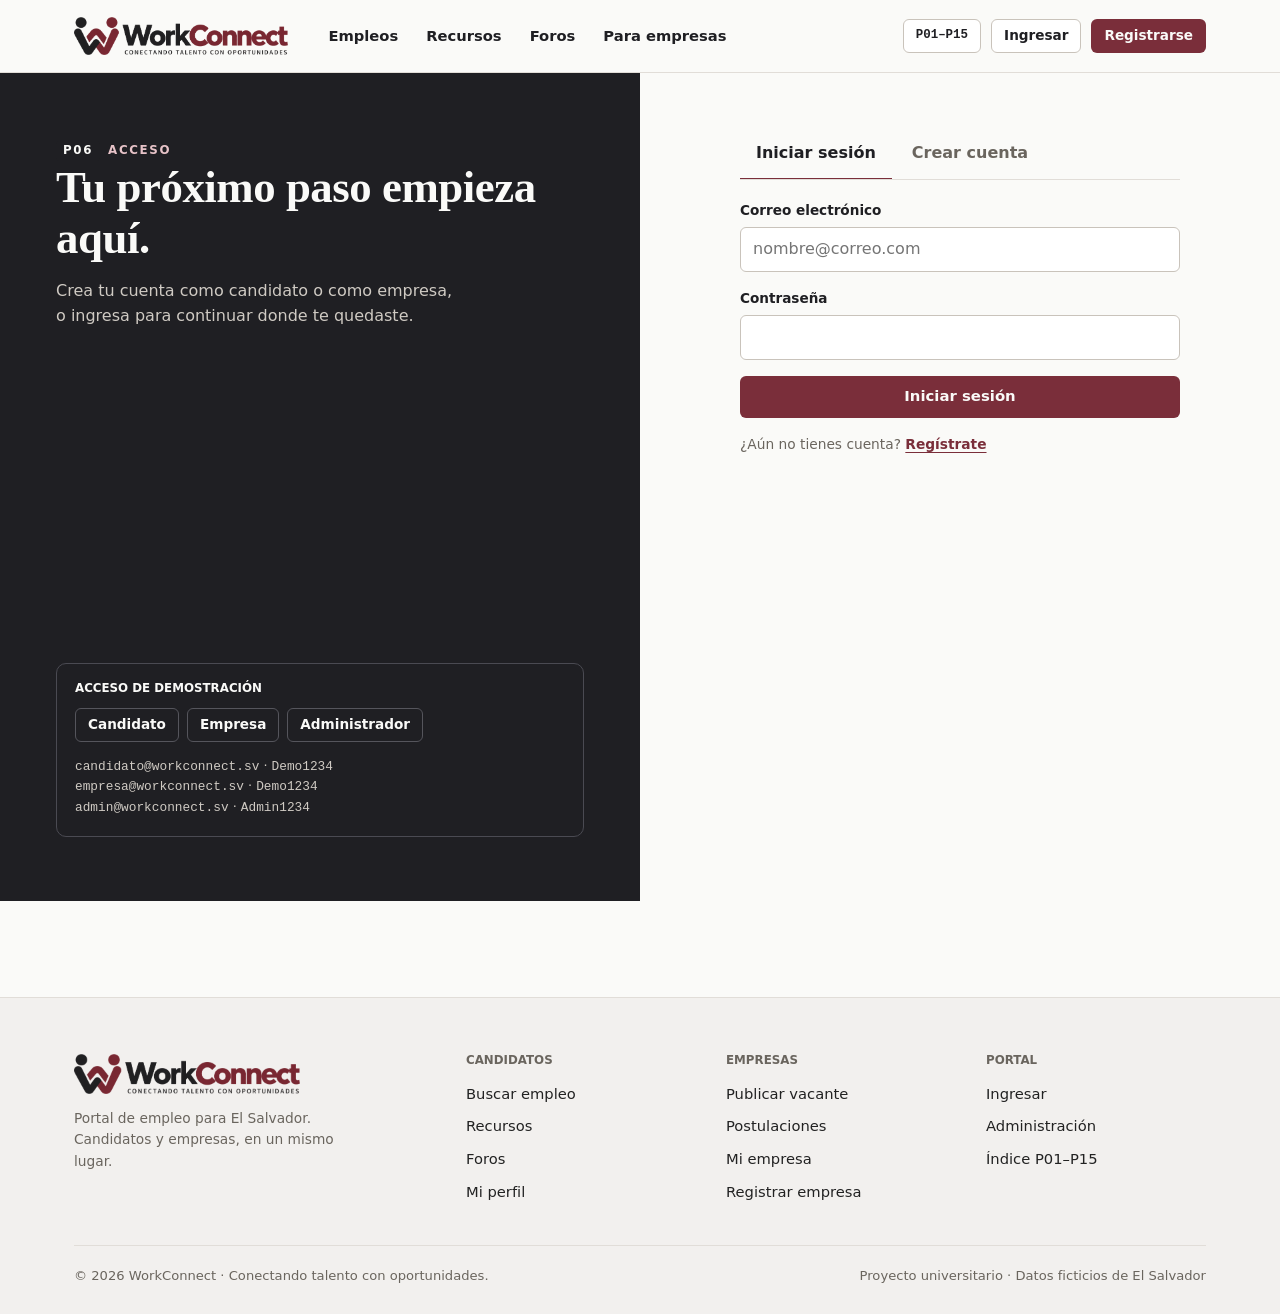
<file: login.html>
<!doctype html>
<html lang="es">
  <head>
    <meta charset="utf-8" />
    <meta name="viewport" content="width=device-width, initial-scale=1" />
    <title>Registro e inicio de sesión · WorkConnect</title>
    <meta name="description" content="WorkConnect: conectando talento con oportunidades en El Salvador." />
    <link rel="icon" type="image/png" href="assets/icono.png" />
    <link rel="stylesheet" href="css/estilos.css" />
  </head>
  <body>
    <a class="enlace-saltar" href="#contenido-principal">Saltar al contenido</a>
    <header class="cabecera-sitio">
      <div class="contenedor barra">
        <a class="marca" href="index.html"><img src="assets/logo.png" alt="WorkConnect — Conectando talento con oportunidades" width="214" height="38" /></a>
        <nav class="navegacion-principal" id="navegacion-principal" aria-label="Principal">
          <a href="resultados.html">Empleos</a><a href="recursos.html">Recursos</a><a href="foros.html">Foros</a><a href="login.html#registro">Para empresas</a>
        </nav>
        <div class="acciones-cabecera">
          <a class="boton boton-contorno boton-pequeno boton-indice" href="index.html">P01–P15</a><a class="boton boton-contorno boton-pequeno" href="login.html#ingresar">Ingresar</a
          ><a class="boton boton-principal boton-pequeno" href="login.html#registro">Registrarse</a><button class="boton-menu" id="boton-menu" type="button" aria-label="Abrir menú" aria-expanded="false">☰</button>
        </div>
      </div>
    </header>
    <main id="contenido-principal">
      <div class="envoltura-acceso">
        <aside class="lateral-acceso">
          <div style="position: relative; z-index: 1">
            <span class="sobretitulo" style="color: #e7c3c8"><span class="pantalla">P06</span>Acceso</span>
            <h1>Tu próximo paso empieza aquí.</h1>
            <p>Crea tu cuenta como candidato o como empresa, o ingresa para continuar donde te quedaste.</p>
          </div>
          <div class="caja-demostracion">
            <h3>Acceso de demostración</h3>
            <button class="boton boton-pequeno" type="button" data-acceso-demo="candidato">Candidato</button><button class="boton boton-pequeno" type="button" data-acceso-demo="empresa">Empresa</button><button class="boton boton-pequeno" type="button" data-acceso-demo="administrador">Administrador</button>
            <p style="font-size: 0.8rem; margin-top: 6px">
              <code>candidato@workconnect.sv</code> · <code>Demo1234</code><br /><code>empresa@workconnect.sv</code> · <code>Demo1234</code><br /><code>admin@workconnect.sv</code> · <code>Admin1234</code>
            </p>
          </div>
        </aside>
        <section class="contenido-acceso">
          <div class="formulario-acceso">
            <div class="pestanas" role="tablist" aria-label="Acceso">
              <button class="pestana" role="tab" data-pestana-formulario="ingresar" aria-selected="true">Iniciar sesión</button
              ><button class="pestana" role="tab" data-pestana-formulario="registro" aria-selected="false">Crear cuenta</button>
            </div>
            <section id="panel-ingresar" data-panel-formulario="ingresar">
              <form id="formulario-acceso" class="columna acceso-estatico">
                <div class="campo"><label for="correo-acceso">Correo electrónico</label><input id="correo-acceso" type="email" autocomplete="username" placeholder="nombre@correo.com" required /></div>
                <div class="campo"><label for="clave-acceso">Contraseña</label><input id="clave-acceso" type="password" autocomplete="current-password" required /></div>
                <div id="mensaje-acceso" class="alerta-formulario" role="alert" aria-live="polite"></div>
                <button class="boton boton-principal boton-ancho" type="submit">Iniciar sesión</button>
                <p class="pequeno atenuado">
                  ¿Aún no tienes cuenta?
                  <button class="enlace" type="button" data-pestana-formulario="registro">Regístrate</button>
                </p>
              </form>
            </section>
            <section id="panel-registro" data-panel-formulario="registro" hidden>
              <form class="columna acceso-estatico">
                <div class="campo">
                  <span class="etiqueta-campo">Quiero registrarme como</span>
                  <div class="selector-rol">
                    <button class="opcion-rol" type="button" data-rol="candidato" aria-pressed="true"><strong>Candidato/a</strong><span>Busco empleo</span></button
                    ><button class="opcion-rol" type="button" data-rol="empresa" aria-pressed="false"><strong>Empresa</strong><span>Quiero contratar</span></button>
                  </div>
                </div>
                <div class="campo"><label for="nombre-registro">Nombre completo</label><input id="nombre-registro" type="text" autocomplete="name" /></div>
                <div class="campo campo-empresa" hidden>
                  <label for="sector-registro">Sector</label
                  ><select id="sector-registro">
                    <option value="">Selecciona</option>
                    <option>Tecnología</option>
                    <option>Finanzas</option>
                    <option>Logística</option>
                    <option>Agroindustria</option>
                    <option>Salud</option>
                    <option>Manufactura</option>
                    <option>Turismo</option>
                    <option>Comercio</option>
                    <option>Educación</option>
                    <option>Administración</option>
                    <option>Construcción</option>
                  </select>
                </div>
                <div class="campo"><label for="correo-registro">Correo electrónico</label><input id="correo-registro" type="email" autocomplete="email" placeholder="nombre@correo.com" /></div>
                <div class="rejilla-formulario">
                  <div class="campo"><label for="clave-registro">Contraseña</label><input id="clave-registro" type="password" autocomplete="new-password" /><span class="ayuda">Mínimo 8 caracteres, con letras y números.</span></div>
                  <div class="campo"><label for="confirmar-clave">Confirmar contraseña</label><input id="confirmar-clave" type="password" autocomplete="new-password" /></div>
                </div>
                <label class="casilla"><input type="checkbox" /> <span>Acepto los términos de uso y la política de privacidad del portal.</span></label
                ><button class="boton boton-principal boton-ancho" type="submit">Crear cuenta</button>
                <p class="pequeno atenuado">
                  ¿Ya tienes cuenta?
                  <button class="enlace" type="button" data-pestana-formulario="ingresar">Inicia sesión</button>
                </p>
              </form>
            </section>
          </div>
        </section>
      </div>
    </main>
    <footer class="pie-sitio">
      <div class="contenedor">
        <div class="rejilla-pie">
          <div>
            <img src="assets/logo.png" alt="WorkConnect" />
            <p class="atenuado pequeno" style="max-width: 300px">Portal de empleo para El Salvador. Candidatos y empresas, en un mismo lugar.</p>
          </div>
          <div>
            <h4>Candidatos</h4>
            <ul>
              <li><a href="resultados.html">Buscar empleo</a></li>
              <li><a href="recursos.html">Recursos</a></li>
              <li><a href="foros.html">Foros</a></li>
              <li><a href="candidato.html">Mi perfil</a></li>
            </ul>
          </div>
          <div>
            <h4>Empresas</h4>
            <ul>
              <li><a href="publicar-vacante.html">Publicar vacante</a></li>
              <li><a href="postulaciones.html">Postulaciones</a></li>
              <li><a href="empresas.html">Mi empresa</a></li>
              <li><a href="login.html#registro">Registrar empresa</a></li>
            </ul>
          </div>
          <div>
            <h4>Portal</h4>
            <ul>
              <li><a href="login.html#ingresar">Ingresar</a></li>
              <li><a href="admin-dashboard.html">Administración</a></li>
              <li><a href="index.html">Índice P01–P15</a></li>
            </ul>
          </div>
        </div>
        <div class="base-pie"><span>© 2026 WorkConnect · Conectando talento con oportunidades.</span><span>Proyecto universitario · Datos ficticios de El Salvador</span></div>
      </div>
    </footer>
    <script src="js/interacciones.js"></script>
  </body>
</html>
</file>
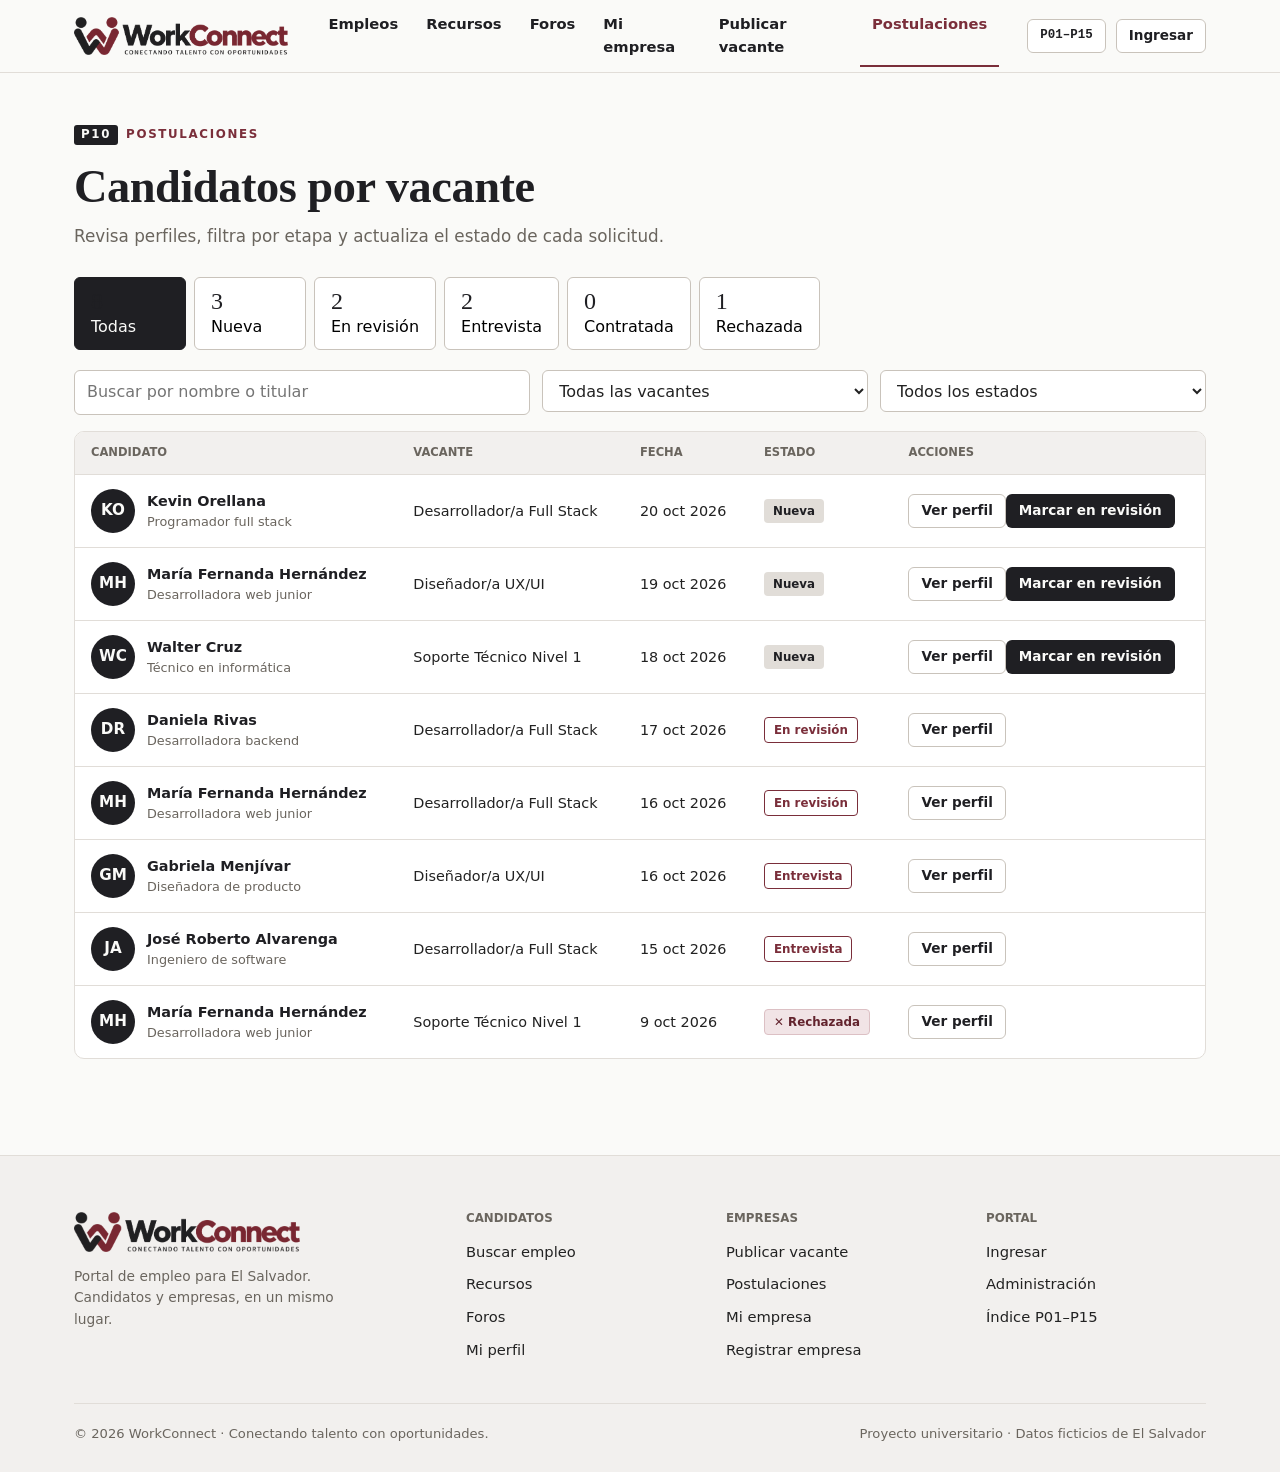
<file: postulaciones.html>
<!doctype html>
<html lang="es">
  <head>
    <meta charset="utf-8" />
    <meta name="viewport" content="width=device-width, initial-scale=1" />
    <title>Postulaciones · WorkConnect</title>
    <meta name="description" content="WorkConnect: conectando talento con oportunidades en El Salvador." />
    <link rel="icon" type="image/png" href="assets/icono.png" />
    <link rel="stylesheet" href="css/estilos.css" />
  </head>
  <body>
    <a class="enlace-saltar" href="#contenido-principal">Saltar al contenido</a>
    <header class="cabecera-sitio">
      <div class="contenedor barra">
        <a class="marca" href="index.html"><img src="assets/logo.png" alt="WorkConnect — Conectando talento con oportunidades" width="214" height="38" /></a>
        <nav class="navegacion-principal" id="navegacion-principal" aria-label="Principal">
          <a href="resultados.html">Empleos</a><a href="recursos.html">Recursos</a><a href="foros.html">Foros</a><a href="empresas.html">Mi empresa</a><a href="publicar-vacante.html">Publicar vacante</a
          ><a href="postulaciones.html" aria-current="page">Postulaciones</a>
        </nav>
        <div class="acciones-cabecera">
          <a class="boton boton-contorno boton-pequeno boton-indice" href="index.html">P01–P15</a><a class="boton boton-contorno boton-pequeno" href="login.html">Ingresar</a
          ><button class="boton-menu" id="boton-menu" type="button" aria-label="Abrir menú" aria-expanded="false">☰</button>
        </div>
      </div>
    </header>
    <main id="contenido-principal">
      <div class="contenedor">
        <div class="encabezado-pagina">
          <span class="sobretitulo"><span class="pantalla">P10</span>Postulaciones</span>
          <h1>Candidatos por vacante</h1>
          <p>Revisa perfiles, filtra por etapa y actualiza el estado de cada solicitud.</p>
        </div>
        <div class="etapas">
          <button class="boton-etapa" type="button" aria-pressed="true"><b>8</b><span>Todas</span></button><button class="boton-etapa" type="button"><b>3</b><span>Nueva</span></button
          ><button class="boton-etapa" type="button"><b>2</b><span>En revisión</span></button><button class="boton-etapa" type="button"><b>2</b><span>Entrevista</span></button
          ><button class="boton-etapa" type="button"><b>0</b><span>Contratada</span></button><button class="boton-etapa" type="button"><b>1</b><span>Rechazada</span></button>
        </div>
        <div class="barra-filtros">
          <div class="campo"><label class="solo-lector" for="buscar-candidato">Buscar candidato</label><input id="buscar-candidato" type="search" placeholder="Buscar por nombre o titular" /></div>
          <div class="campo">
            <label class="solo-lector" for="filtro-vacante">Vacante</label
            ><select id="filtro-vacante">
              <option>Todas las vacantes</option>
              <option>Desarrollador/a Full Stack</option>
              <option>Diseñador/a UX/UI</option>
              <option>Soporte Técnico Nivel 1</option>
            </select>
          </div>
          <div class="campo">
            <label class="solo-lector" for="filtro-estado">Estado</label
            ><select id="filtro-estado">
              <option>Todos los estados</option>
              <option>Nueva</option>
              <option>En revisión</option>
              <option>Entrevista</option>
              <option>Contratada</option>
              <option>Rechazada</option>
            </select>
          </div>
        </div>
        <div class="contenedor-tabla">
          <table>
            <thead>
              <tr>
                <th>Candidato</th>
                <th>Vacante</th>
                <th>Fecha</th>
                <th>Estado</th>
                <th>Acciones</th>
              </tr>
            </thead>
            <tbody>
              <tr>
                <td>
                  <div class="flexible" style="flex-wrap: nowrap">
                    <div class="avatar">KO</div>
                    <div>
                      <div class="celda-principal">Kevin Orellana</div>
                      <div class="celda-secundaria">Programador full stack</div>
                    </div>
                  </div>
                </td>
                <td>Desarrollador/a Full Stack</td>
                <td>20 oct 2026</td>
                <td><span class="insignia insignia-pendiente">Nueva</span></td>
                <td>
                  <button class="boton boton-contorno boton-pequeno" type="button" data-abrir-ventana="demostracion">Ver perfil</button
                  ><button class="boton boton-carbon boton-pequeno" type="button" data-abrir-ventana="demostracion">Marcar en revisión</button>
                </td>
              </tr>
              <tr>
                <td>
                  <div class="flexible" style="flex-wrap: nowrap">
                    <div class="avatar">MH</div>
                    <div>
                      <div class="celda-principal">María Fernanda Hernández</div>
                      <div class="celda-secundaria">Desarrolladora web junior</div>
                    </div>
                  </div>
                </td>
                <td>Diseñador/a UX/UI</td>
                <td>19 oct 2026</td>
                <td><span class="insignia insignia-pendiente">Nueva</span></td>
                <td>
                  <button class="boton boton-contorno boton-pequeno" type="button" data-abrir-ventana="demostracion">Ver perfil</button
                  ><button class="boton boton-carbon boton-pequeno" type="button" data-abrir-ventana="demostracion">Marcar en revisión</button>
                </td>
              </tr>
              <tr>
                <td>
                  <div class="flexible" style="flex-wrap: nowrap">
                    <div class="avatar">WC</div>
                    <div>
                      <div class="celda-principal">Walter Cruz</div>
                      <div class="celda-secundaria">Técnico en informática</div>
                    </div>
                  </div>
                </td>
                <td>Soporte Técnico Nivel 1</td>
                <td>18 oct 2026</td>
                <td><span class="insignia insignia-pendiente">Nueva</span></td>
                <td>
                  <button class="boton boton-contorno boton-pequeno" type="button" data-abrir-ventana="demostracion">Ver perfil</button
                  ><button class="boton boton-carbon boton-pequeno" type="button" data-abrir-ventana="demostracion">Marcar en revisión</button>
                </td>
              </tr>
              <tr>
                <td>
                  <div class="flexible" style="flex-wrap: nowrap">
                    <div class="avatar">DR</div>
                    <div>
                      <div class="celda-principal">Daniela Rivas</div>
                      <div class="celda-secundaria">Desarrolladora backend</div>
                    </div>
                  </div>
                </td>
                <td>Desarrollador/a Full Stack</td>
                <td>17 oct 2026</td>
                <td>
                  <span class="insignia insignia-informativa">En revisión</span>
                </td>
                <td>
                  <button class="boton boton-contorno boton-pequeno" type="button" data-abrir-ventana="demostracion">Ver perfil</button>
                </td>
              </tr>
              <tr>
                <td>
                  <div class="flexible" style="flex-wrap: nowrap">
                    <div class="avatar">MH</div>
                    <div>
                      <div class="celda-principal">María Fernanda Hernández</div>
                      <div class="celda-secundaria">Desarrolladora web junior</div>
                    </div>
                  </div>
                </td>
                <td>Desarrollador/a Full Stack</td>
                <td>16 oct 2026</td>
                <td>
                  <span class="insignia insignia-informativa">En revisión</span>
                </td>
                <td>
                  <button class="boton boton-contorno boton-pequeno" type="button" data-abrir-ventana="demostracion">Ver perfil</button>
                </td>
              </tr>
              <tr>
                <td>
                  <div class="flexible" style="flex-wrap: nowrap">
                    <div class="avatar">GM</div>
                    <div>
                      <div class="celda-principal">Gabriela Menjívar</div>
                      <div class="celda-secundaria">Diseñadora de producto</div>
                    </div>
                  </div>
                </td>
                <td>Diseñador/a UX/UI</td>
                <td>16 oct 2026</td>
                <td>
                  <span class="insignia insignia-informativa">Entrevista</span>
                </td>
                <td>
                  <button class="boton boton-contorno boton-pequeno" type="button" data-abrir-ventana="demostracion">Ver perfil</button>
                </td>
              </tr>
              <tr>
                <td>
                  <div class="flexible" style="flex-wrap: nowrap">
                    <div class="avatar">JA</div>
                    <div>
                      <div class="celda-principal">José Roberto Alvarenga</div>
                      <div class="celda-secundaria">Ingeniero de software</div>
                    </div>
                  </div>
                </td>
                <td>Desarrollador/a Full Stack</td>
                <td>15 oct 2026</td>
                <td>
                  <span class="insignia insignia-informativa">Entrevista</span>
                </td>
                <td>
                  <button class="boton boton-contorno boton-pequeno" type="button" data-abrir-ventana="demostracion">Ver perfil</button>
                </td>
              </tr>
              <tr>
                <td>
                  <div class="flexible" style="flex-wrap: nowrap">
                    <div class="avatar">MH</div>
                    <div>
                      <div class="celda-principal">María Fernanda Hernández</div>
                      <div class="celda-secundaria">Desarrolladora web junior</div>
                    </div>
                  </div>
                </td>
                <td>Soporte Técnico Nivel 1</td>
                <td>9 oct 2026</td>
                <td>
                  <span class="insignia insignia-rechazada">✕ Rechazada</span>
                </td>
                <td>
                  <button class="boton boton-contorno boton-pequeno" type="button" data-abrir-ventana="demostracion">Ver perfil</button>
                </td>
              </tr>
            </tbody>
          </table>
        </div>
      </div>
    </main>
    <footer class="pie-sitio">
      <div class="contenedor">
        <div class="rejilla-pie">
          <div>
            <img src="assets/logo.png" alt="WorkConnect" />
            <p class="atenuado pequeno" style="max-width: 300px">Portal de empleo para El Salvador. Candidatos y empresas, en un mismo lugar.</p>
          </div>
          <div>
            <h4>Candidatos</h4>
            <ul>
              <li><a href="resultados.html">Buscar empleo</a></li>
              <li><a href="recursos.html">Recursos</a></li>
              <li><a href="foros.html">Foros</a></li>
              <li><a href="candidato.html">Mi perfil</a></li>
            </ul>
          </div>
          <div>
            <h4>Empresas</h4>
            <ul>
              <li><a href="publicar-vacante.html">Publicar vacante</a></li>
              <li><a href="postulaciones.html">Postulaciones</a></li>
              <li><a href="empresas.html">Mi empresa</a></li>
              <li>
                <a href="login.html?pestana=registro&amp;rol=empresa">Registrar empresa</a>
              </li>
            </ul>
          </div>
          <div>
            <h4>Portal</h4>
            <ul>
              <li><a href="login.html">Ingresar</a></li>
              <li><a href="admin-dashboard.html">Administración</a></li>
              <li><a href="index.html">Índice P01–P15</a></li>
            </ul>
          </div>
        </div>
        <div class="base-pie"><span>© 2026 WorkConnect · Conectando talento con oportunidades.</span><span>Proyecto universitario · Datos ficticios de El Salvador</span></div>
      </div>
    </footer>
    <div class="fondo-ventana oculto" id="demostracion">
      <section class="ventana" role="dialog" aria-modal="true" aria-labelledby="titulo-demostracion" tabindex="-1">
        <div class="encabezado-ventana">
          <h2 id="titulo-demostracion">Acción de demostración</h2>
          <button class="cerrar-ventana" type="button" data-cerrar-modal aria-label="Cerrar">×</button>
        </div>
        <div class="contenido-ventana">
          <p>Los estados y postulaciones son datos fijos y no se modifican.</p>
        </div>
        <div class="pie-ventana">
          <button class="boton boton-carbon" type="button" data-cerrar-modal>Cerrar</button>
        </div>
      </section>
    </div>
    <script src="js/interacciones.js"></script>
  </body>
</html>
</file>
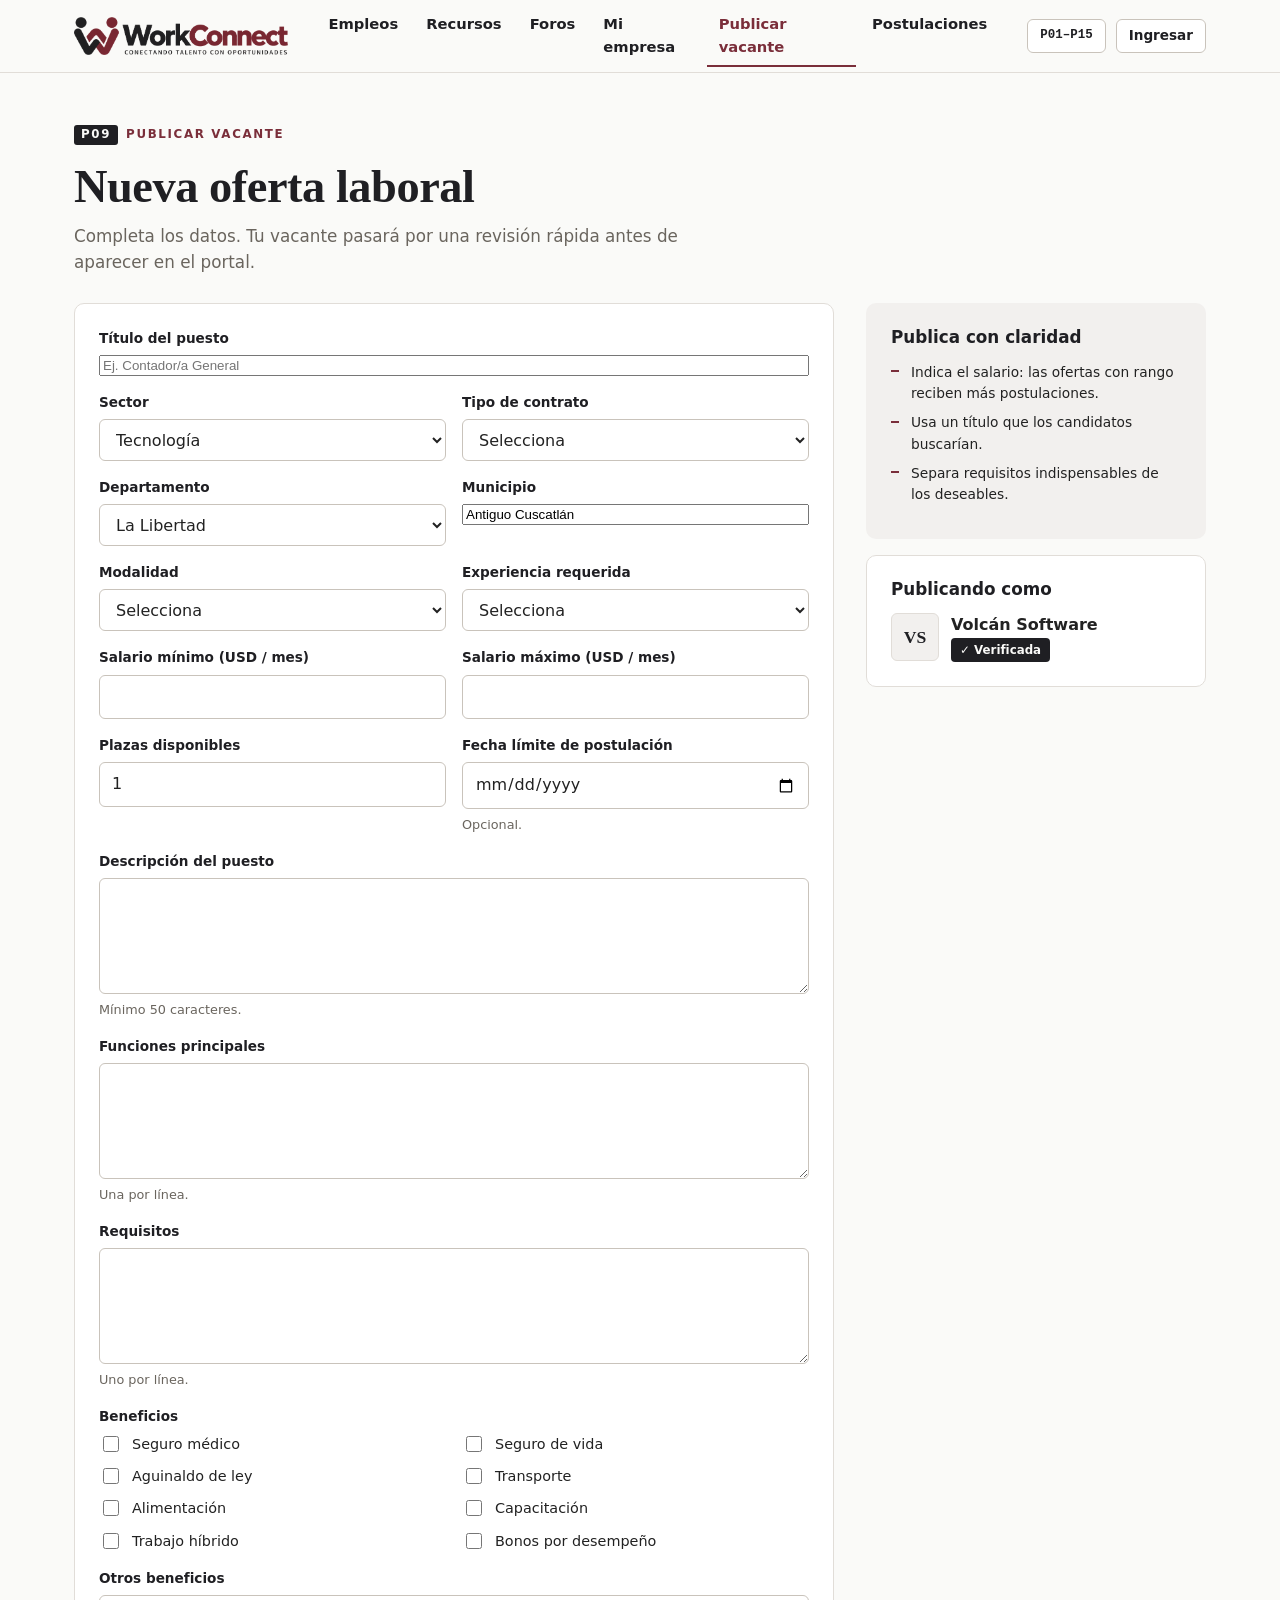
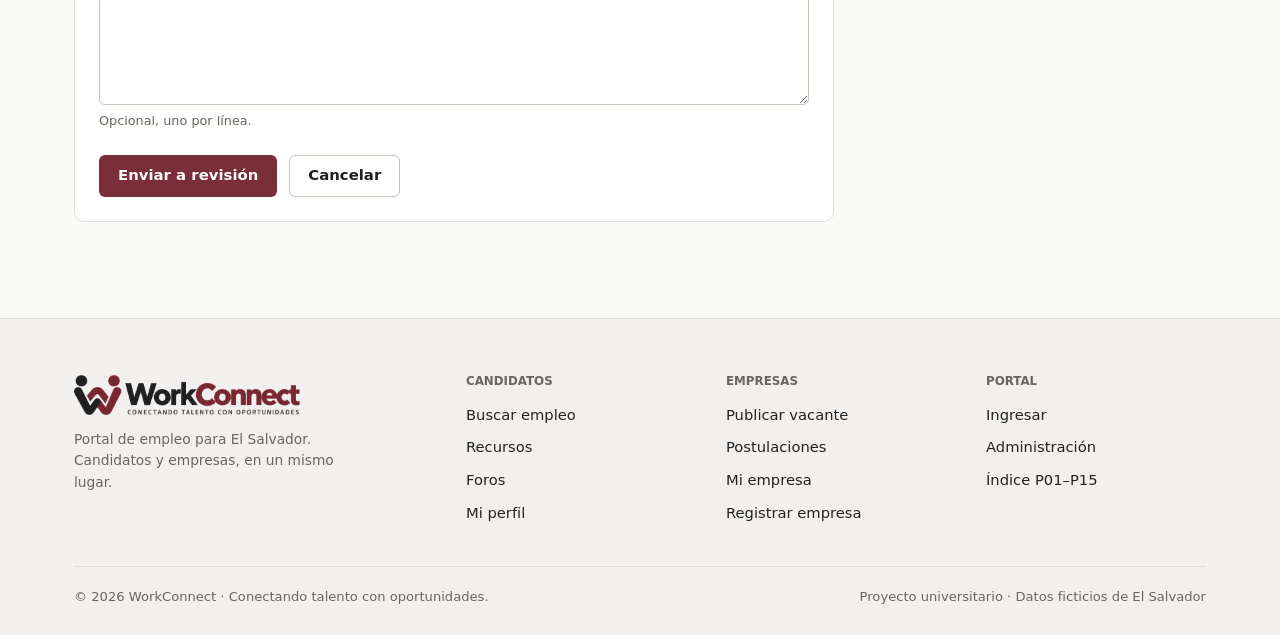
<file: publicar-vacante.html>
<!doctype html>
<html lang="es">
  <head>
    <meta charset="utf-8" />
    <meta name="viewport" content="width=device-width, initial-scale=1" />
    <title>Publicar vacante · WorkConnect</title>
    <meta name="description" content="WorkConnect: conectando talento con oportunidades en El Salvador." />
    <link rel="icon" type="image/png" href="assets/icono.png" />
    <link rel="stylesheet" href="css/estilos.css" />
  </head>
  <body>
    <a class="enlace-saltar" href="#contenido-principal">Saltar al contenido</a>
    <header class="cabecera-sitio">
      <div class="contenedor barra">
        <a class="marca" href="index.html"><img src="assets/logo.png" alt="WorkConnect — Conectando talento con oportunidades" width="214" height="38" /></a>
        <nav class="navegacion-principal" id="navegacion-principal" aria-label="Principal">
          <a href="resultados.html">Empleos</a><a href="recursos.html">Recursos</a><a href="foros.html">Foros</a><a href="empresas.html">Mi empresa</a><a href="publicar-vacante.html" aria-current="page">Publicar vacante</a
          ><a href="postulaciones.html">Postulaciones</a>
        </nav>
        <div class="acciones-cabecera">
          <a class="boton boton-contorno boton-pequeno boton-indice" href="index.html">P01–P15</a><a class="boton boton-contorno boton-pequeno" href="login.html">Ingresar</a
          ><button class="boton-menu" id="boton-menu" type="button" aria-label="Abrir menú" aria-expanded="false">☰</button>
        </div>
      </div>
    </header>
    <main id="contenido-principal">
      <div class="contenedor">
        <div class="encabezado-pagina">
          <span class="sobretitulo"><span class="pantalla">P09</span>Publicar vacante</span>
          <h1>Nueva oferta laboral</h1>
          <p>Completa los datos. Tu vacante pasará por una revisión rápida antes de aparecer en el portal.</p>
        </div>
        <div class="distribucion-detalle">
          <form class="tarjeta formulario-estatico">
            <div class="rejilla-formulario">
              <div class="campo completo"><label for="vacante-titulo">Título del puesto</label><input id="vacante-titulo" placeholder="Ej. Contador/a General" /></div>
              <div class="campo">
                <label for="vacante-sector">Sector</label
                ><select id="vacante-sector">
                  <option selected>Tecnología</option>
                  <option>Finanzas</option>
                  <option>Logística</option>
                  <option>Agroindustria</option>
                  <option>Salud</option>
                  <option>Manufactura</option>
                  <option>Turismo</option>
                  <option>Comercio</option>
                </select>
              </div>
              <div class="campo">
                <label for="vacante-contrato">Tipo de contrato</label
                ><select id="vacante-contrato">
                  <option>Selecciona</option>
                  <option>Tiempo completo</option>
                  <option>Medio tiempo</option>
                  <option>Temporal</option>
                  <option>Por proyecto</option>
                  <option>Pasantía</option>
                </select>
              </div>
              <div class="campo">
                <label for="vacante-departamento">Departamento</label
                ><select id="vacante-departamento">
                  <option selected>La Libertad</option>
                  <option>San Salvador</option>
                  <option>Sonsonate</option>
                </select>
              </div>
              <div class="campo"><label for="vacante-municipio">Municipio</label><input id="vacante-municipio" value="Antiguo Cuscatlán" /></div>
              <div class="campo">
                <label for="vacante-modalidad">Modalidad</label
                ><select id="vacante-modalidad">
                  <option>Selecciona</option>
                  <option>Presencial</option>
                  <option>Híbrido</option>
                  <option>Remoto</option>
                </select>
              </div>
              <div class="campo">
                <label for="vacante-experiencia">Experiencia requerida</label
                ><select id="vacante-experiencia">
                  <option>Selecciona</option>
                  <option>Sin experiencia</option>
                  <option>1 a 2 años</option>
                  <option>3 a 5 años</option>
                  <option>Más de 5 años</option>
                </select>
              </div>
              <div class="campo"><label for="salario-minimo">Salario mínimo (USD / mes)</label><input id="salario-minimo" type="number" min="0" /></div>
              <div class="campo"><label for="salario-maximo">Salario máximo (USD / mes)</label><input id="salario-maximo" type="number" min="0" /></div>
              <div class="campo"><label for="vacante-plazas">Plazas disponibles</label><input id="vacante-plazas" type="number" value="1" min="1" /></div>
              <div class="campo"><label for="vacante-fecha">Fecha límite de postulación</label><input id="vacante-fecha" type="date" /><span class="ayuda">Opcional.</span></div>
              <div class="campo completo"><label for="vacante-descripcion">Descripción del puesto</label><textarea id="vacante-descripcion" rows="4"></textarea><span class="ayuda">Mínimo 50 caracteres.</span></div>
              <div class="campo completo"><label for="vacante-funciones">Funciones principales</label><textarea id="vacante-funciones" rows="4"></textarea><span class="ayuda">Una por línea.</span></div>
              <div class="campo completo"><label for="vacante-requisitos">Requisitos</label><textarea id="vacante-requisitos" rows="4"></textarea><span class="ayuda">Uno por línea.</span></div>
              <div class="campo completo">
                <span class="etiqueta-campo">Beneficios</span>
                <div class="rejilla-casillas">
                  <label class="casilla"><input type="checkbox" /> <span>Seguro médico</span></label
                  ><label class="casilla"><input type="checkbox" /> <span>Seguro de vida</span></label
                  ><label class="casilla"><input type="checkbox" /> <span>Aguinaldo de ley</span></label
                  ><label class="casilla"><input type="checkbox" /> <span>Transporte</span></label
                  ><label class="casilla"><input type="checkbox" /> <span>Alimentación</span></label
                  ><label class="casilla"><input type="checkbox" /> <span>Capacitación</span></label
                  ><label class="casilla"><input type="checkbox" /> <span>Trabajo híbrido</span></label
                  ><label class="casilla"><input type="checkbox" /> <span>Bonos por desempeño</span></label>
                </div>
              </div>
              <div class="campo completo"><label for="vacante-beneficios">Otros beneficios</label><textarea id="vacante-beneficios" rows="2"></textarea><span class="ayuda">Opcional, uno por línea.</span></div>
            </div>
            <div class="flexible" style="margin-top: 24px">
              <button class="boton boton-principal" type="button" data-abrir-ventana="demostracion">Enviar a revisión</button><a class="boton boton-contorno" href="empresas.html">Cancelar</a>
            </div>
          </form>
          <aside class="lateral-fijo">
            <div class="tarjeta plana">
              <h3>Publica con claridad</h3>
              <ul class="lista-puntos pequeno">
                <li>Indica el salario: las ofertas con rango reciben más postulaciones.</li>
                <li>Usa un título que los candidatos buscarían.</li>
                <li>Separa requisitos indispensables de los deseables.</li>
              </ul>
            </div>
            <div class="tarjeta">
              <h3>Publicando como</h3>
              <div class="flexible" style="flex-wrap: nowrap">
                <div class="monograma" aria-hidden="true">VS</div>
                <div>
                  <strong>Volcán Software</strong>
                  <div class="pequeno">
                    <span class="insignia insignia-correcta">✓ Verificada</span>
                  </div>
                </div>
              </div>
            </div>
          </aside>
        </div>
      </div>
    </main>
    <footer class="pie-sitio">
      <div class="contenedor">
        <div class="rejilla-pie">
          <div>
            <img src="assets/logo.png" alt="WorkConnect" />
            <p class="atenuado pequeno" style="max-width: 300px">Portal de empleo para El Salvador. Candidatos y empresas, en un mismo lugar.</p>
          </div>
          <div>
            <h4>Candidatos</h4>
            <ul>
              <li><a href="resultados.html">Buscar empleo</a></li>
              <li><a href="recursos.html">Recursos</a></li>
              <li><a href="foros.html">Foros</a></li>
              <li><a href="candidato.html">Mi perfil</a></li>
            </ul>
          </div>
          <div>
            <h4>Empresas</h4>
            <ul>
              <li><a href="publicar-vacante.html">Publicar vacante</a></li>
              <li><a href="postulaciones.html">Postulaciones</a></li>
              <li><a href="empresas.html">Mi empresa</a></li>
              <li>
                <a href="login.html?pestana=registro&amp;rol=empresa">Registrar empresa</a>
              </li>
            </ul>
          </div>
          <div>
            <h4>Portal</h4>
            <ul>
              <li><a href="login.html">Ingresar</a></li>
              <li><a href="admin-dashboard.html">Administración</a></li>
              <li><a href="index.html">Índice P01–P15</a></li>
            </ul>
          </div>
        </div>
        <div class="base-pie"><span>© 2026 WorkConnect · Conectando talento con oportunidades.</span><span>Proyecto universitario · Datos ficticios de El Salvador</span></div>
      </div>
    </footer>
    <div class="fondo-ventana oculto" id="demostracion">
      <section class="ventana" role="dialog" aria-modal="true" aria-labelledby="titulo-demostracion" tabindex="-1">
        <div class="encabezado-ventana">
          <h2 id="titulo-demostracion">Acción de demostración</h2>
          <button class="cerrar-ventana" type="button" data-cerrar-modal aria-label="Cerrar">×</button>
        </div>
        <div class="contenido-ventana">
          <p>Las vacantes no se publican en este prototipo. Los datos originales permanecen sin cambios.</p>
        </div>
        <div class="pie-ventana">
          <button class="boton boton-carbon" type="button" data-cerrar-modal>Cerrar</button>
        </div>
      </section>
    </div>
    <script src="js/interacciones.js"></script>
  </body>
</html>
</file>
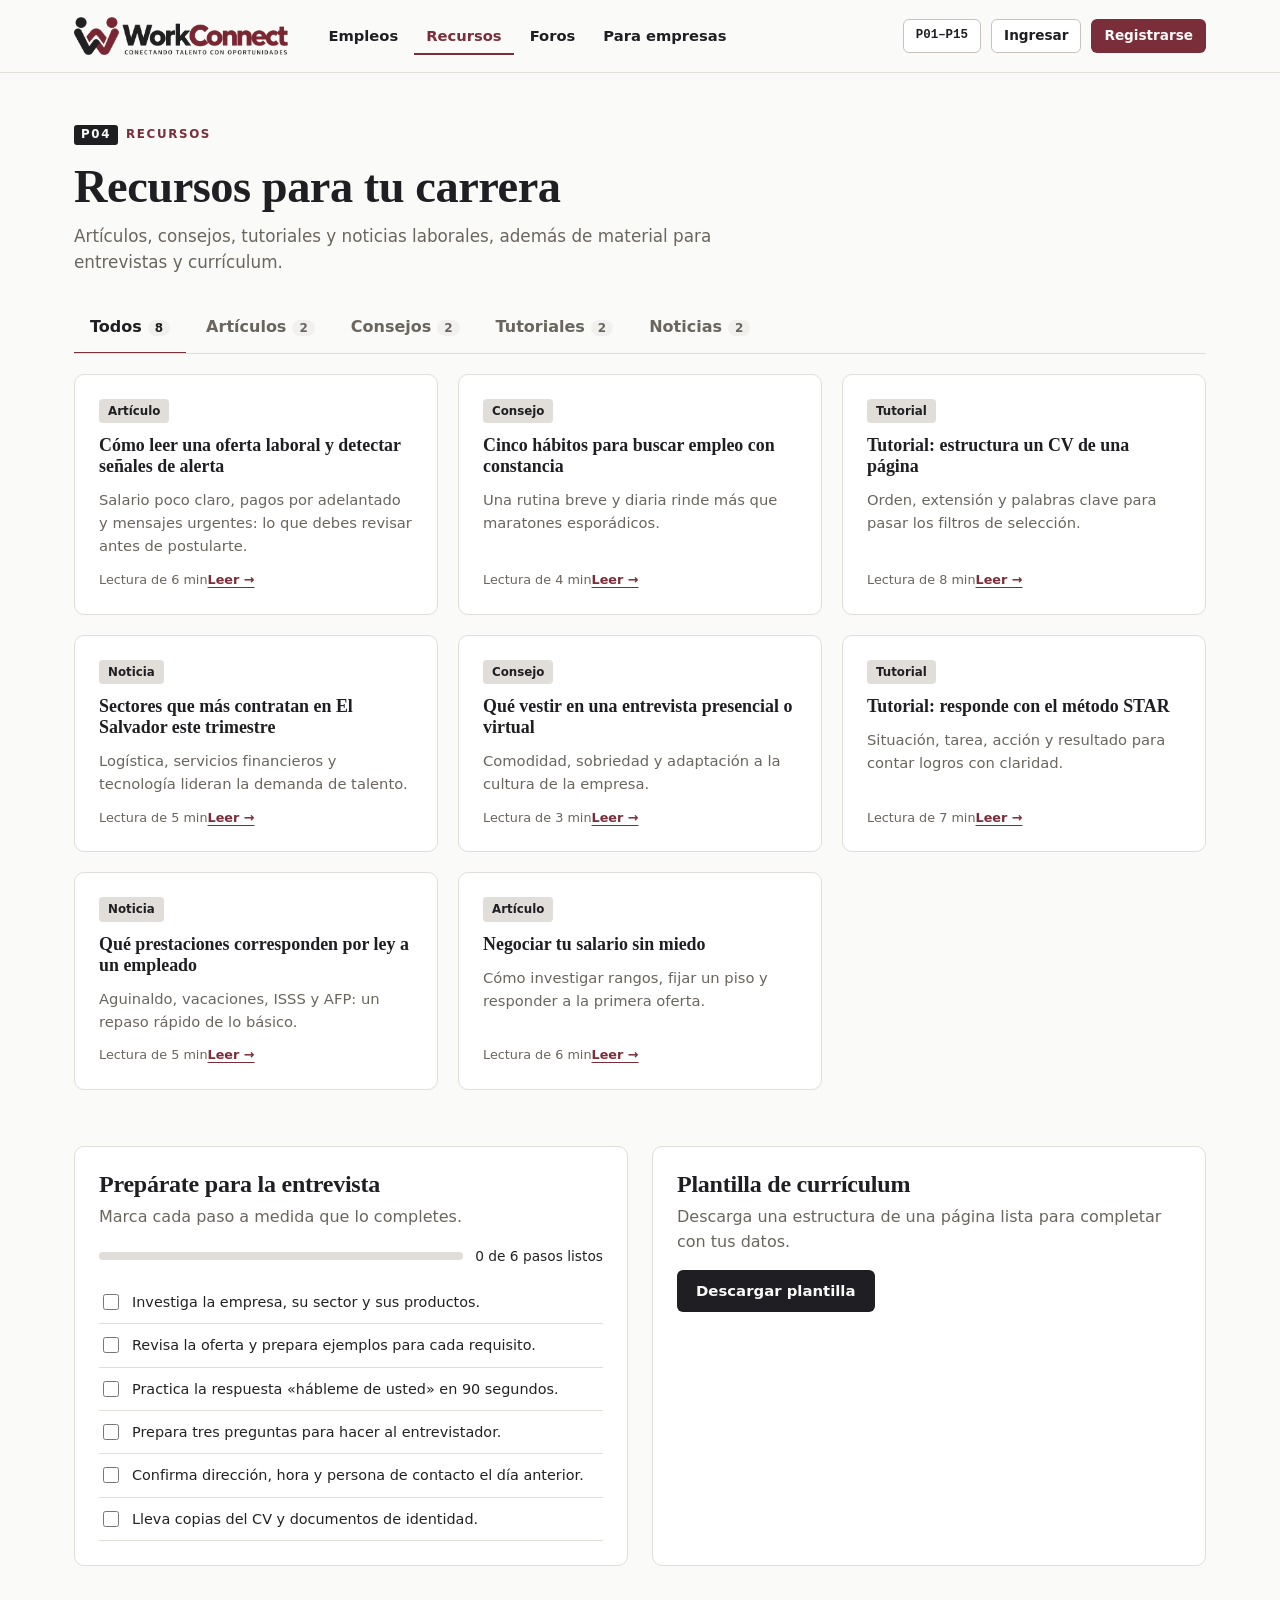
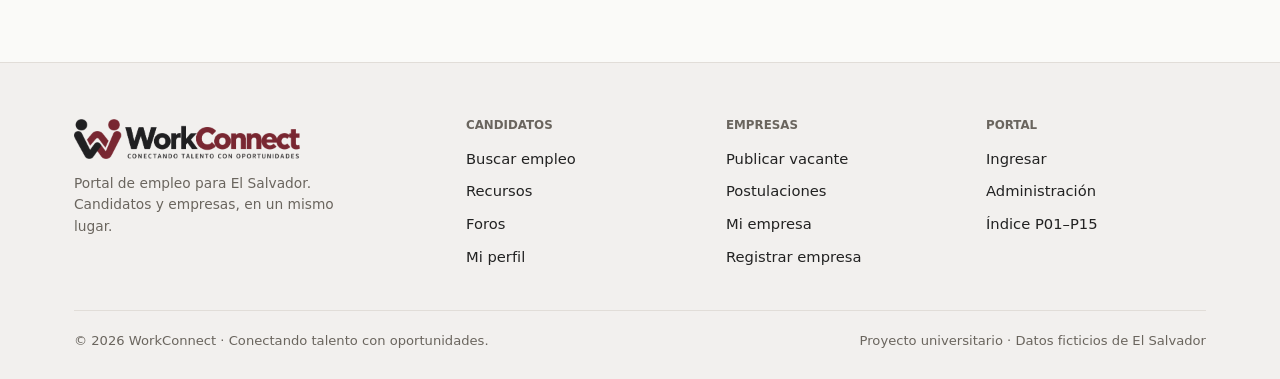
<file: recursos.html>
<!doctype html>
<html lang="es">
  <head>
    <meta charset="utf-8" />
    <meta name="viewport" content="width=device-width, initial-scale=1" />
    <title>Recursos · WorkConnect</title>
    <meta name="description" content="WorkConnect: conectando talento con oportunidades en El Salvador." />
    <link rel="icon" type="image/png" href="assets/icono.png" />
    <link rel="stylesheet" href="css/estilos.css" />
  </head>
  <body>
    <a class="enlace-saltar" href="#contenido-principal">Saltar al contenido</a>
    <header class="cabecera-sitio">
      <div class="contenedor barra">
        <a class="marca" href="index.html"><img src="assets/logo.png" alt="WorkConnect — Conectando talento con oportunidades" width="214" height="38" /></a>
        <nav class="navegacion-principal" id="navegacion-principal" aria-label="Principal">
          <a href="resultados.html">Empleos</a><a href="recursos.html" aria-current="page">Recursos</a><a href="foros.html">Foros</a><a href="login.html?pestana=registro&amp;rol=empresa">Para empresas</a>
        </nav>
        <div class="acciones-cabecera">
          <button class="boton boton-contorno boton-pequeno boton-indice" id="boton-indice" type="button" aria-haspopup="dialog">P01–P15</button><a class="boton boton-contorno boton-pequeno" href="login.html?pestana=ingresar">Ingresar</a
          ><a class="boton boton-principal boton-pequeno" href="login.html?pestana=registro">Registrarse</a><button class="boton-menu" id="boton-menu" type="button" aria-label="Abrir menú" aria-expanded="false">☰</button>
        </div>
      </div>
    </header>
    <main id="contenido-principal">
      <div class="contenedor">
        <div class="encabezado-pagina">
          <span class="sobretitulo"><span class="pantalla">P04</span>Recursos</span>
          <h1>Recursos para tu carrera</h1>
          <p>Artículos, consejos, tutoriales y noticias laborales, además de material para entrevistas y currículum.</p>
        </div>
        <div class="pestanas" role="tablist" aria-label="Tipo de recurso">
          <button class="pestana" role="tab" data-categoria="todos" aria-selected="true">Todos<span class="cantidad">8</span></button
          ><button class="pestana" role="tab" data-categoria="Artículo" aria-selected="false">Artículos<span class="cantidad">2</span></button
          ><button class="pestana" role="tab" data-categoria="Consejo" aria-selected="false">Consejos<span class="cantidad">2</span></button
          ><button class="pestana" role="tab" data-categoria="Tutorial" aria-selected="false">Tutoriales<span class="cantidad">2</span></button
          ><button class="pestana" role="tab" data-categoria="Noticia" aria-selected="false">Noticias<span class="cantidad">2</span></button>
        </div>
        <div class="rejilla-recursos">
          <button class="tarjeta-recurso" type="button" data-tipo="Artículo" data-abrir-ventana="articulo-1">
            <span class="insignia insignia-pendiente" style="align-self: flex-start">Artículo</span>
            <h3>Cómo leer una oferta laboral y detectar señales de alerta</h3>
            <p>Salario poco claro, pagos por adelantado y mensajes urgentes: lo que debes revisar antes de postularte.</p>
            <div class="datos-recurso"><span>Lectura de 6 min</span><span class="enlace">Leer →</span></div>
          </button>
          <button class="tarjeta-recurso" type="button" data-tipo="Consejo" data-abrir-ventana="articulo-2">
            <span class="insignia insignia-pendiente" style="align-self: flex-start">Consejo</span>
            <h3>Cinco hábitos para buscar empleo con constancia</h3>
            <p>Una rutina breve y diaria rinde más que maratones esporádicos.</p>
            <div class="datos-recurso"><span>Lectura de 4 min</span><span class="enlace">Leer →</span></div>
          </button>
          <button class="tarjeta-recurso" type="button" data-tipo="Tutorial" data-abrir-ventana="articulo-3">
            <span class="insignia insignia-pendiente" style="align-self: flex-start">Tutorial</span>
            <h3>Tutorial: estructura un CV de una página</h3>
            <p>Orden, extensión y palabras clave para pasar los filtros de selección.</p>
            <div class="datos-recurso"><span>Lectura de 8 min</span><span class="enlace">Leer →</span></div>
          </button>
          <button class="tarjeta-recurso" type="button" data-tipo="Noticia" data-abrir-ventana="articulo-4">
            <span class="insignia insignia-pendiente" style="align-self: flex-start">Noticia</span>
            <h3>Sectores que más contratan en El Salvador este trimestre</h3>
            <p>Logística, servicios financieros y tecnología lideran la demanda de talento.</p>
            <div class="datos-recurso"><span>Lectura de 5 min</span><span class="enlace">Leer →</span></div>
          </button>
          <button class="tarjeta-recurso" type="button" data-tipo="Consejo" data-abrir-ventana="articulo-5">
            <span class="insignia insignia-pendiente" style="align-self: flex-start">Consejo</span>
            <h3>Qué vestir en una entrevista presencial o virtual</h3>
            <p>Comodidad, sobriedad y adaptación a la cultura de la empresa.</p>
            <div class="datos-recurso"><span>Lectura de 3 min</span><span class="enlace">Leer →</span></div>
          </button>
          <button class="tarjeta-recurso" type="button" data-tipo="Tutorial" data-abrir-ventana="articulo-6">
            <span class="insignia insignia-pendiente" style="align-self: flex-start">Tutorial</span>
            <h3>Tutorial: responde con el método STAR</h3>
            <p>Situación, tarea, acción y resultado para contar logros con claridad.</p>
            <div class="datos-recurso"><span>Lectura de 7 min</span><span class="enlace">Leer →</span></div>
          </button>
          <button class="tarjeta-recurso" type="button" data-tipo="Noticia" data-abrir-ventana="articulo-7">
            <span class="insignia insignia-pendiente" style="align-self: flex-start">Noticia</span>
            <h3>Qué prestaciones corresponden por ley a un empleado</h3>
            <p>Aguinaldo, vacaciones, ISSS y AFP: un repaso rápido de lo básico.</p>
            <div class="datos-recurso"><span>Lectura de 5 min</span><span class="enlace">Leer →</span></div>
          </button>
          <button class="tarjeta-recurso" type="button" data-tipo="Artículo" data-abrir-ventana="articulo-8">
            <span class="insignia insignia-pendiente" style="align-self: flex-start">Artículo</span>
            <h3>Negociar tu salario sin miedo</h3>
            <p>Cómo investigar rangos, fijar un piso y responder a la primera oferta.</p>
            <div class="datos-recurso"><span>Lectura de 6 min</span><span class="enlace">Leer →</span></div>
          </button>
        </div>
        <section class="seccion dos-columnas">
          <div class="tarjeta">
            <h2>Prepárate para la entrevista</h2>
            <p class="atenuado" style="margin: 6px 0 16px">Marca cada paso a medida que lo completes.</p>
            <div class="flexible" style="flex-wrap: nowrap; margin-bottom: 14px">
              <div class="progreso" style="flex: 1">
                <span style="width: 0"></span>
              </div>
              <span class="pequeno">0 de 6 pasos listos</span>
            </div>
            <ul class="lista-verificacion">
              <li>
                <label class="casilla"><input type="checkbox" /> <span>Investiga la empresa, su sector y sus productos.</span></label>
              </li>
              <li>
                <label class="casilla"><input type="checkbox" /> <span>Revisa la oferta y prepara ejemplos para cada requisito.</span></label>
              </li>
              <li>
                <label class="casilla"><input type="checkbox" /> <span>Practica la respuesta «hábleme de usted» en 90 segundos.</span></label>
              </li>
              <li>
                <label class="casilla"><input type="checkbox" /> <span>Prepara tres preguntas para hacer al entrevistador.</span></label>
              </li>
              <li>
                <label class="casilla"><input type="checkbox" /> <span>Confirma dirección, hora y persona de contacto el día anterior.</span></label>
              </li>
              <li>
                <label class="casilla"><input type="checkbox" /> <span>Lleva copias del CV y documentos de identidad.</span></label>
              </li>
            </ul>
          </div>
          <div class="tarjeta">
            <h2>Plantilla de currículum</h2>
            <p class="atenuado" style="margin: 6px 0 16px">Descarga una estructura de una página lista para completar con tus datos.</p>
            <button class="boton boton-carbon" type="button">Descargar plantilla</button>
          </div>
        </section>
      </div>
    </main>
    <footer class="pie-sitio">
      <div class="contenedor">
        <div class="rejilla-pie">
          <div>
            <img src="assets/logo.png" alt="WorkConnect" />
            <p class="atenuado pequeno" style="max-width: 300px">Portal de empleo para El Salvador. Candidatos y empresas, en un mismo lugar.</p>
          </div>
          <div>
            <h4>Candidatos</h4>
            <ul>
              <li><a href="resultados.html">Buscar empleo</a></li>
              <li><a href="recursos.html">Recursos</a></li>
              <li><a href="foros.html">Foros</a></li>
              <li><a href="candidato.html">Mi perfil</a></li>
            </ul>
          </div>
          <div>
            <h4>Empresas</h4>
            <ul>
              <li><a href="publicar-vacante.html">Publicar vacante</a></li>
              <li><a href="postulaciones.html">Postulaciones</a></li>
              <li><a href="empresas.html">Mi empresa</a></li>
              <li>
                <a href="login.html?pestana=registro&amp;rol=empresa">Registrar empresa</a>
              </li>
            </ul>
          </div>
          <div>
            <h4>Portal</h4>
            <ul>
              <li><a href="login.html">Ingresar</a></li>
              <li><a href="admin-dashboard.html">Administración</a></li>
              <li><a href="index.html">Índice P01–P15</a></li>
            </ul>
          </div>
        </div>
        <div class="base-pie"><span>© 2026 WorkConnect · Conectando talento con oportunidades.</span><span>Proyecto universitario · Datos ficticios de El Salvador</span></div>
      </div>
    </footer>
    <div class="fondo-ventana oculto" id="articulo-1">
      <section class="ventana grande" role="dialog" aria-modal="true" aria-labelledby="titulo-articulo-1" tabindex="-1">
        <div class="encabezado-ventana">
          <h2 id="titulo-articulo-1">Cómo leer una oferta laboral y detectar señales de alerta</h2>
          <button class="cerrar-ventana" type="button" data-cerrar-modal aria-label="Cerrar">×</button>
        </div>
        <div class="contenido-ventana contenido-articulo">
          <p>Una oferta confiable indica empresa, ubicación, funciones y rango salarial. Si falta información básica, pregunta antes de enviar tus datos.</p>
          <p>Desconfía de quien pida dinero por uniformes, capacitaciones o trámites. Las empresas formales no cobran por contratar.</p>
          <p>Verifica el dominio del correo, busca a la empresa en sitios oficiales y consulta valoraciones de otros candidatos.</p>
        </div>
        <div class="pie-ventana">
          <button class="boton boton-carbon" type="button" data-cerrar-modal>Cerrar</button>
        </div>
      </section>
    </div>
    <div class="fondo-ventana oculto" id="articulo-2">
      <section class="ventana grande" role="dialog" aria-modal="true" aria-labelledby="titulo-articulo-2" tabindex="-1">
        <div class="encabezado-ventana">
          <h2 id="titulo-articulo-2">Cinco hábitos para buscar empleo con constancia</h2>
          <button class="cerrar-ventana" type="button" data-cerrar-modal aria-label="Cerrar">×</button>
        </div>
        <div class="contenido-ventana contenido-articulo">
          <p>Define un horario fijo de 45 minutos para buscar y postularte. Registra cada postulación y la fecha de seguimiento.</p>
          <p>Personaliza tu mensaje: menciona la vacante y un logro relevante. Evita enviar el mismo texto a todas las empresas.</p>
          <p>Pide retroalimentación después de cada entrevista y ajusta tu preparación.</p>
        </div>
        <div class="pie-ventana">
          <button class="boton boton-carbon" type="button" data-cerrar-modal>Cerrar</button>
        </div>
      </section>
    </div>
    <div class="fondo-ventana oculto" id="articulo-3">
      <section class="ventana grande" role="dialog" aria-modal="true" aria-labelledby="titulo-articulo-3" tabindex="-1">
        <div class="encabezado-ventana">
          <h2 id="titulo-articulo-3">Tutorial: estructura un CV de una página</h2>
          <button class="cerrar-ventana" type="button" data-cerrar-modal aria-label="Cerrar">×</button>
        </div>
        <div class="contenido-ventana contenido-articulo">
          <p>Comienza con tu nombre, contacto y un resumen de tres líneas. Después incluye experiencia en orden cronológico inverso.</p>
          <p>Cada puesto debe tener de dos a cuatro viñetas con verbos de acción y resultados medibles.</p>
          <p>Cierra con estudios, idiomas y habilidades. Guarda el archivo en PDF con tu nombre, por ejemplo CV_Nombre_Apellido.pdf.</p>
        </div>
        <div class="pie-ventana">
          <button class="boton boton-carbon" type="button" data-cerrar-modal>Cerrar</button>
        </div>
      </section>
    </div>
    <div class="fondo-ventana oculto" id="articulo-4">
      <section class="ventana grande" role="dialog" aria-modal="true" aria-labelledby="titulo-articulo-4" tabindex="-1">
        <div class="encabezado-ventana">
          <h2 id="titulo-articulo-4">Sectores que más contratan en El Salvador este trimestre</h2>
          <button class="cerrar-ventana" type="button" data-cerrar-modal aria-label="Cerrar">×</button>
        </div>
        <div class="contenido-ventana contenido-articulo">
          <p>De acuerdo con los datos de vacantes publicadas en el portal, los sectores con mayor crecimiento son logística, tecnología y comercio.</p>
          <p>Las empresas buscan perfiles con inglés intermedio, manejo de herramientas digitales y disposición para trabajo híbrido.</p>
        </div>
        <div class="pie-ventana">
          <button class="boton boton-carbon" type="button" data-cerrar-modal>Cerrar</button>
        </div>
      </section>
    </div>
    <div class="fondo-ventana oculto" id="articulo-5">
      <section class="ventana grande" role="dialog" aria-modal="true" aria-labelledby="titulo-articulo-5" tabindex="-1">
        <div class="encabezado-ventana">
          <h2 id="titulo-articulo-5">Qué vestir en una entrevista presencial o virtual</h2>
          <button class="cerrar-ventana" type="button" data-cerrar-modal aria-label="Cerrar">×</button>
        </div>
        <div class="contenido-ventana contenido-articulo">
          <p>Investiga el código de vestimenta de la empresa. Ante la duda, elige una opción sobria y limpia.</p>
          <p>En entrevistas virtuales cuida la iluminación, el fondo ordenado y la conexión; prueba el audio antes.</p>
        </div>
        <div class="pie-ventana">
          <button class="boton boton-carbon" type="button" data-cerrar-modal>Cerrar</button>
        </div>
      </section>
    </div>
    <div class="fondo-ventana oculto" id="articulo-6">
      <section class="ventana grande" role="dialog" aria-modal="true" aria-labelledby="titulo-articulo-6" tabindex="-1">
        <div class="encabezado-ventana">
          <h2 id="titulo-articulo-6">Tutorial: responde con el método STAR</h2>
          <button class="cerrar-ventana" type="button" data-cerrar-modal aria-label="Cerrar">×</button>
        </div>
        <div class="contenido-ventana contenido-articulo">
          <p>STAR ordena tus ejemplos: describe la Situación, la Tarea que tenías, la Acción que realizaste y el Resultado.</p>
          <p>Prepara tres historias: un logro, un error del que aprendiste y un conflicto resuelto.</p>
          <p>Practica en voz alta y mide que cada respuesta dure entre uno y dos minutos.</p>
        </div>
        <div class="pie-ventana">
          <button class="boton boton-carbon" type="button" data-cerrar-modal>Cerrar</button>
        </div>
      </section>
    </div>
    <div class="fondo-ventana oculto" id="articulo-7">
      <section class="ventana grande" role="dialog" aria-modal="true" aria-labelledby="titulo-articulo-7" tabindex="-1">
        <div class="encabezado-ventana">
          <h2 id="titulo-articulo-7">Qué prestaciones corresponden por ley a un empleado</h2>
          <button class="cerrar-ventana" type="button" data-cerrar-modal aria-label="Cerrar">×</button>
        </div>
        <div class="contenido-ventana contenido-articulo">
          <p>Todo trabajador formal tiene derecho a aguinaldo, vacaciones anuales con recargo, y cobertura de ISSS y AFP.</p>
          <p>Revisa tu contrato y conserva tus comprobantes de pago. Ante dudas, consulta al Ministerio de Trabajo.</p>
        </div>
        <div class="pie-ventana">
          <button class="boton boton-carbon" type="button" data-cerrar-modal>Cerrar</button>
        </div>
      </section>
    </div>
    <div class="fondo-ventana oculto" id="articulo-8">
      <section class="ventana grande" role="dialog" aria-modal="true" aria-labelledby="titulo-articulo-8" tabindex="-1">
        <div class="encabezado-ventana">
          <h2 id="titulo-articulo-8">Negociar tu salario sin miedo</h2>
          <button class="cerrar-ventana" type="button" data-cerrar-modal aria-label="Cerrar">×</button>
        </div>
        <div class="contenido-ventana contenido-articulo">
          <p>Consulta rangos en el portal y en foros. Define un monto mínimo aceptable y un monto objetivo.</p>
          <p>Responde a la oferta con agradecimiento y una contrapropuesta fundamentada en tu experiencia.</p>
          <p>Considera el paquete completo: seguro, bonos, modalidad y capacitación.</p>
        </div>
        <div class="pie-ventana">
          <button class="boton boton-carbon" type="button" data-cerrar-modal>Cerrar</button>
        </div>
      </section>
    </div>
    <script src="js/interacciones.js"></script>
  </body>
</html>
</file>
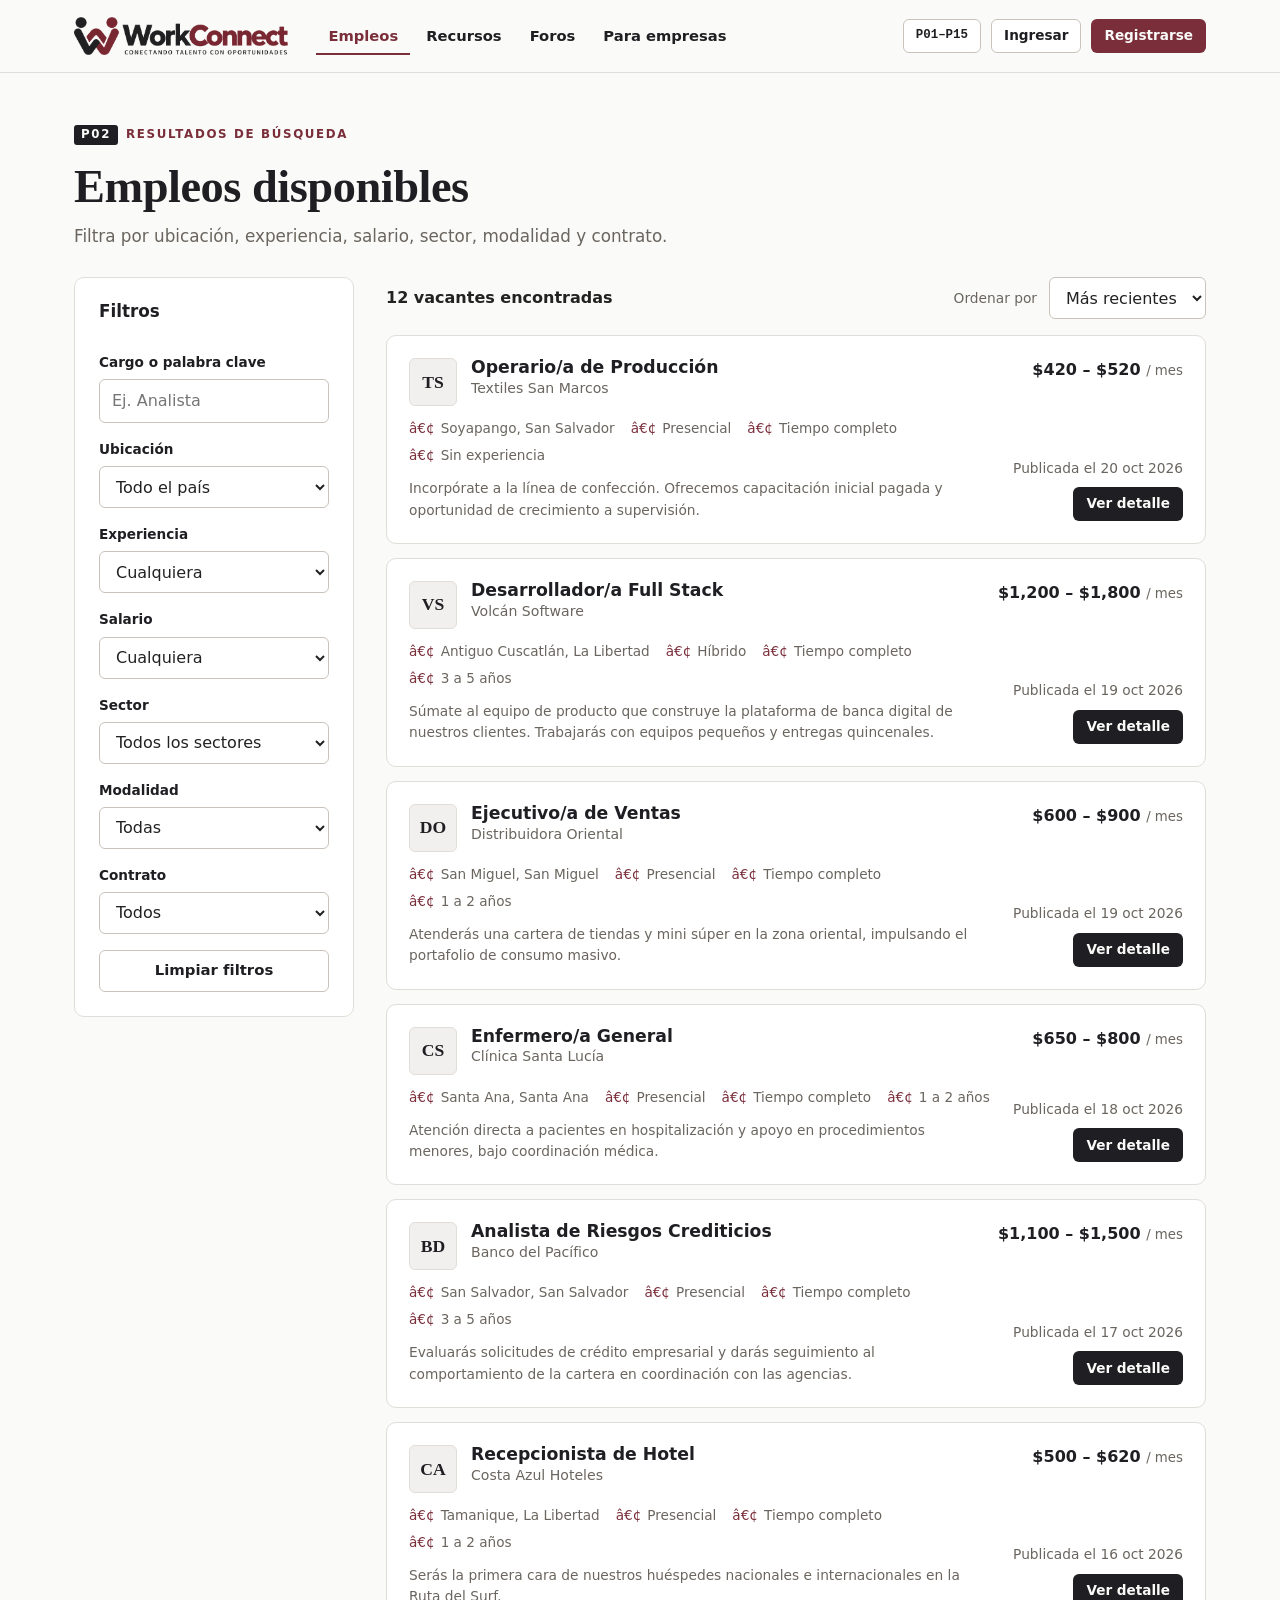
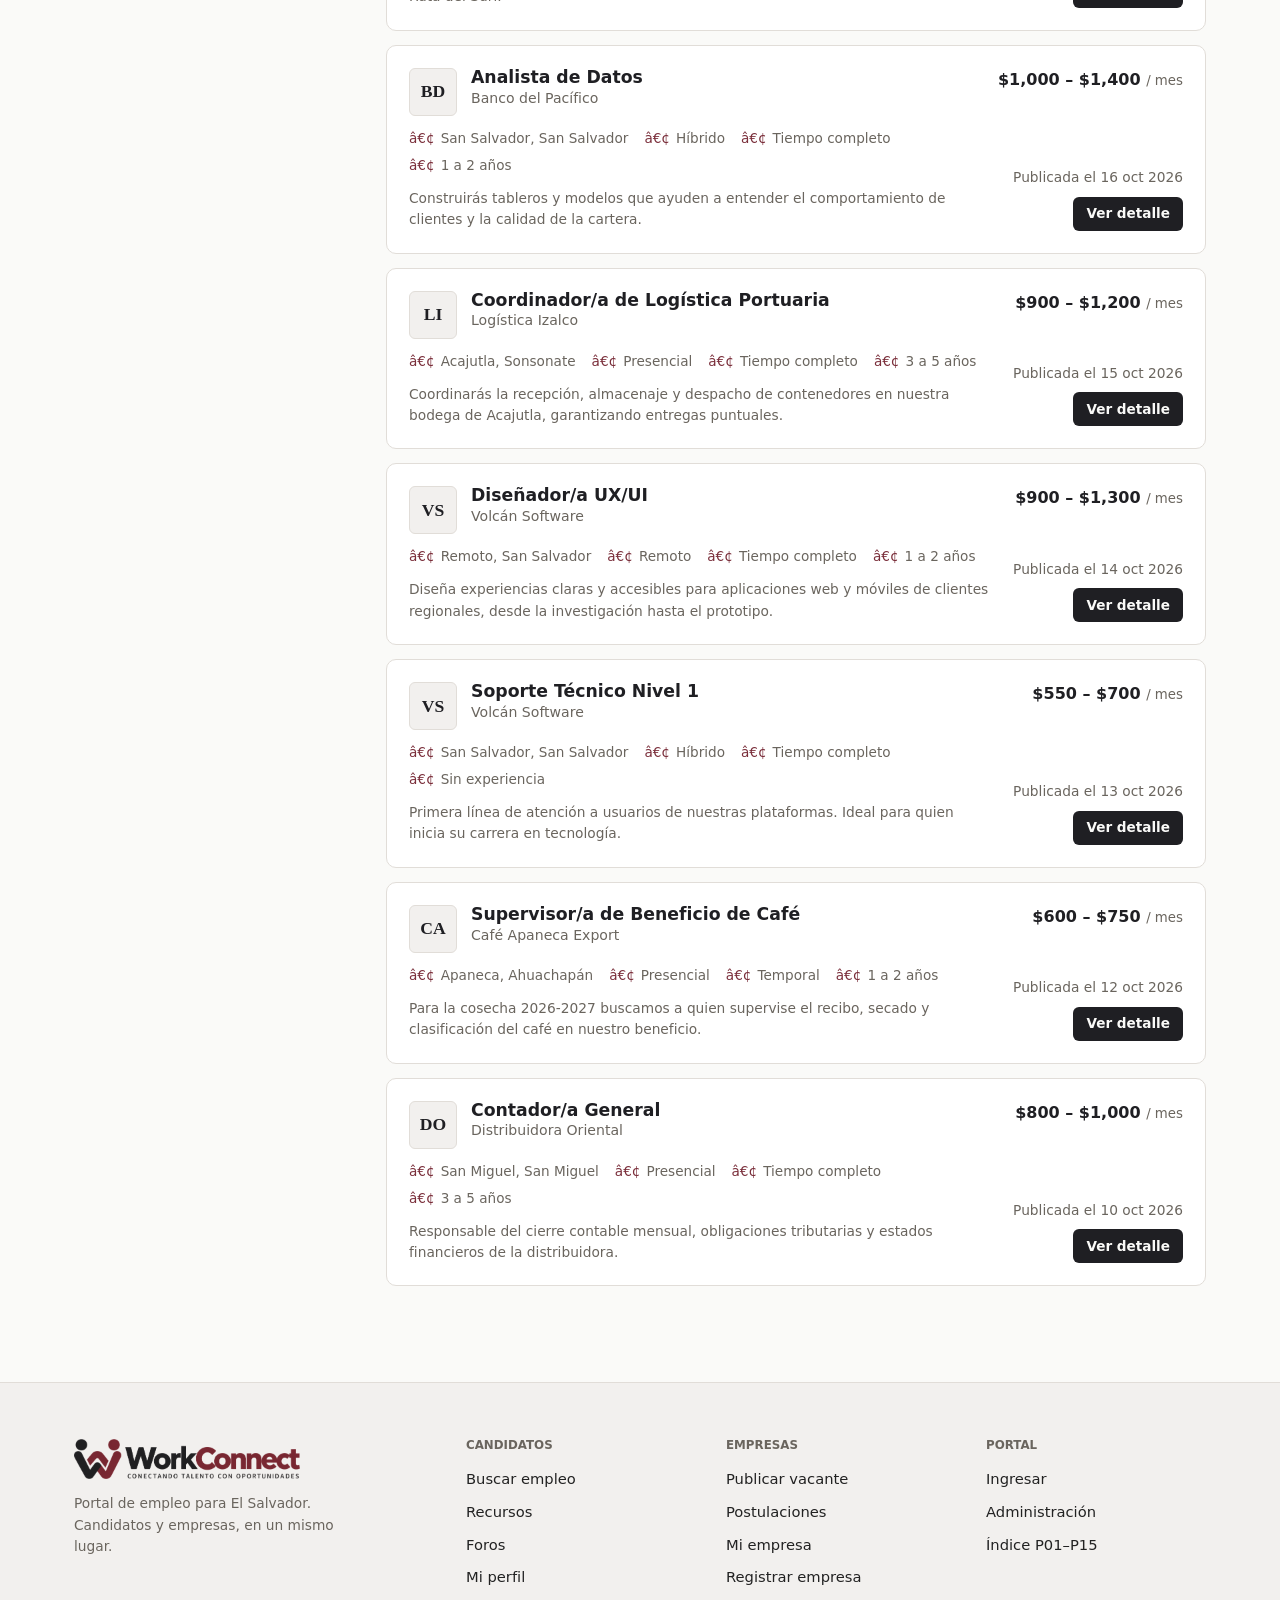
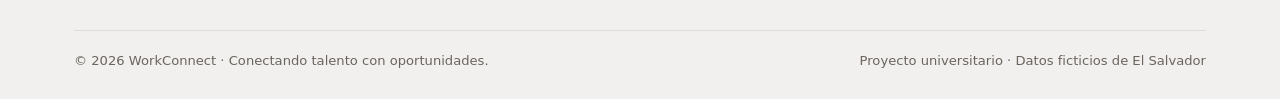
<file: resultados.html>
<!doctype html>
<html lang="es">
  <head>
    <meta charset="utf-8" />
    <meta name="viewport" content="width=device-width, initial-scale=1" />
    <title>Resultados de búsqueda · WorkConnect</title>
    <meta name="description" content="WorkConnect: conectando talento con oportunidades en El Salvador." />
    <link rel="icon" type="image/png" href="assets/icono.png" />
    <link rel="stylesheet" href="css/estilos.css" />
  </head>
  <body>
    <a class="enlace-saltar" href="#contenido-principal">Saltar al contenido</a>
    <header class="cabecera-sitio">
      <div class="contenedor barra">
        <a class="marca" href="index.html"><img src="assets/logo.png" alt="WorkConnect — Conectando talento con oportunidades" width="214" height="38" /></a>
        <nav class="navegacion-principal" id="navegacion-principal" aria-label="Principal">
          <a href="resultados.html" aria-current="page">Empleos</a><a href="recursos.html">Recursos</a><a href="foros.html">Foros</a><a href="login.html?pestana=registro&amp;rol=empresa">Para empresas</a>
        </nav>
        <div class="acciones-cabecera">
          <button class="boton boton-contorno boton-pequeno boton-indice" id="boton-indice" type="button" aria-haspopup="dialog">P01–P15</button><a class="boton boton-contorno boton-pequeno" href="login.html?pestana=ingresar">Ingresar</a
          ><a class="boton boton-principal boton-pequeno" href="login.html?pestana=registro">Registrarse</a><button class="boton-menu" id="boton-menu" type="button" aria-label="Abrir menú" aria-expanded="false">☰</button>
        </div>
      </div>
    </header>
    <main id="contenido-principal">
      <div class="contenedor">
        <div class="encabezado-pagina">
          <span class="sobretitulo"><span class="pantalla">P02</span>Resultados de búsqueda</span>
          <h1>Empleos disponibles</h1>
          <p>Filtra por ubicación, experiencia, salario, sector, modalidad y contrato.</p>
        </div>
        <div class="distribucion-resultados">
          <form class="filtros tarjeta">
            <h3>Filtros</h3>
            <div class="campo"><label for="r-palabra">Cargo o palabra clave</label><input id="r-palabra" name="palabra" type="search" placeholder="Ej. Analista" /></div>
            <div class="campo">
              <label for="r-ubicacion">Ubicación</label
              ><select id="r-ubicacion" name="ubicacion">
                <option value="">Todo el país</option>
                <option>Ahuachapán</option>
                <option>Cabañas</option>
                <option>Chalatenango</option>
                <option>Cuscatlán</option>
                <option>La Libertad</option>
                <option>La Paz</option>
                <option>La Unión</option>
                <option>Morazán</option>
                <option>San Miguel</option>
                <option>San Salvador</option>
                <option>San Vicente</option>
                <option>Santa Ana</option>
                <option>Sonsonate</option>
                <option>Usulután</option>
              </select>
            </div>
            <div class="campo">
              <label for="r-experiencia">Experiencia</label
              ><select id="r-experiencia" name="experiencia">
                <option value="">Cualquiera</option>
                <option>Sin experiencia</option>
                <option>1 a 2 años</option>
                <option>3 a 5 años</option>
                <option>Más de 5 años</option>
              </select>
            </div>
            <div class="campo">
              <label for="r-salario">Salario</label
              ><select id="r-salario" name="salario">
                <option value="">Cualquiera</option>
                <option>Desde $400</option>
                <option>Desde $600</option>
                <option>Desde $900</option>
                <option>Desde $1,200</option>
              </select>
            </div>
            <div class="campo">
              <label for="r-sector">Sector</label
              ><select id="r-sector" name="sector">
                <option value="">Todos los sectores</option>
                <option>Tecnología</option>
                <option>Finanzas</option>
                <option>Logística</option>
                <option>Agroindustria</option>
                <option>Salud</option>
                <option>Manufactura</option>
                <option>Turismo</option>
                <option>Comercio</option>
                <option>Educación</option>
                <option>Administración</option>
                <option>Construcción</option>
              </select>
            </div>
            <div class="campo">
              <label for="r-modalidad">Modalidad</label
              ><select id="r-modalidad" name="modalidad">
                <option value="">Todas</option>
                <option>Presencial</option>
                <option>Híbrido</option>
                <option>Remoto</option>
              </select>
            </div>
            <div class="campo">
              <label for="r-contrato">Contrato</label
              ><select id="r-contrato" name="contrato">
                <option value="">Todos</option>
                <option>Tiempo completo</option>
                <option>Medio tiempo</option>
                <option>Temporal</option>
                <option>Por proyecto</option>
                <option>Pasantía</option>
              </select>
            </div>
            <button class="boton boton-contorno boton-ancho" type="reset">Limpiar filtros</button>
          </form>
          <section aria-label="Resultados">
            <div class="barra-resultados">
              <strong>12 vacantes encontradas</strong>
              <div class="flexible">
                <label class="pequeno atenuado" for="orden-resultados">Ordenar por</label
                ><select id="orden-resultados">
                  <option>Más recientes</option>
                  <option>Mayor salario</option>
                </select>
              </div>
            </div>
            <div class="lista-vacantes">
              <article class="tarjeta-vacante">
                <div class="contenido-vacante">
                  <div class="encabezado-vacante">
                    <div class="monograma" aria-hidden="true">TS</div>
                    <div>
                      <h3>
                        <a href="detalle-empleo.html?vacante=j6">Operario/a de Producción</a>
                      </h3>
                      <div class="empresa-vacante">Textiles San Marcos</div>
                    </div>
                  </div>
                  <div class="datos-vacante"><span>Soyapango, San Salvador</span><span>Presencial</span><span>Tiempo completo</span><span>Sin experiencia</span></div>
                  <p class="atenuado pequeno">Incorpórate a la línea de confección. Ofrecemos capacitación inicial pagada y oportunidad de crecimiento a supervisión.</p>
                </div>
                <div class="lateral-vacante">
                  <div class="salario">$420 – $520 <small>/ mes</small></div>
                  <div>
                    <div class="pequeno atenuado" style="margin-bottom: 8px">Publicada el 20 oct 2026</div>
                    <a class="boton boton-carbon boton-pequeno" href="detalle-empleo.html?vacante=j6">Ver detalle</a>
                  </div>
                </div>
              </article>
              <article class="tarjeta-vacante">
                <div class="contenido-vacante">
                  <div class="encabezado-vacante">
                    <div class="monograma" aria-hidden="true">VS</div>
                    <div>
                      <h3>
                        <a href="detalle-empleo.html?vacante=j1">Desarrollador/a Full Stack</a>
                      </h3>
                      <div class="empresa-vacante">Volcán Software</div>
                    </div>
                  </div>
                  <div class="datos-vacante"><span>Antiguo Cuscatlán, La Libertad</span><span>Híbrido</span><span>Tiempo completo</span><span>3 a 5 años</span></div>
                  <p class="atenuado pequeno">Súmate al equipo de producto que construye la plataforma de banca digital de nuestros clientes. Trabajarás con equipos pequeños y entregas quincenales.</p>
                </div>
                <div class="lateral-vacante">
                  <div class="salario">$1,200 – $1,800 <small>/ mes</small></div>
                  <div>
                    <div class="pequeno atenuado" style="margin-bottom: 8px">Publicada el 19 oct 2026</div>
                    <a class="boton boton-carbon boton-pequeno" href="detalle-empleo.html?vacante=j1">Ver detalle</a>
                  </div>
                </div>
              </article>
              <article class="tarjeta-vacante">
                <div class="contenido-vacante">
                  <div class="encabezado-vacante">
                    <div class="monograma" aria-hidden="true">DO</div>
                    <div>
                      <h3>
                        <a href="detalle-empleo.html?vacante=j8">Ejecutivo/a de Ventas</a>
                      </h3>
                      <div class="empresa-vacante">Distribuidora Oriental</div>
                    </div>
                  </div>
                  <div class="datos-vacante"><span>San Miguel, San Miguel</span><span>Presencial</span><span>Tiempo completo</span><span>1 a 2 años</span></div>
                  <p class="atenuado pequeno">Atenderás una cartera de tiendas y mini súper en la zona oriental, impulsando el portafolio de consumo masivo.</p>
                </div>
                <div class="lateral-vacante">
                  <div class="salario">$600 – $900 <small>/ mes</small></div>
                  <div>
                    <div class="pequeno atenuado" style="margin-bottom: 8px">Publicada el 19 oct 2026</div>
                    <a class="boton boton-carbon boton-pequeno" href="detalle-empleo.html?vacante=j8">Ver detalle</a>
                  </div>
                </div>
              </article>
              <article class="tarjeta-vacante">
                <div class="contenido-vacante">
                  <div class="encabezado-vacante">
                    <div class="monograma" aria-hidden="true">CS</div>
                    <div>
                      <h3>
                        <a href="detalle-empleo.html?vacante=j5">Enfermero/a General</a>
                      </h3>
                      <div class="empresa-vacante">Clínica Santa Lucía</div>
                    </div>
                  </div>
                  <div class="datos-vacante"><span>Santa Ana, Santa Ana</span><span>Presencial</span><span>Tiempo completo</span><span>1 a 2 años</span></div>
                  <p class="atenuado pequeno">Atención directa a pacientes en hospitalización y apoyo en procedimientos menores, bajo coordinación médica.</p>
                </div>
                <div class="lateral-vacante">
                  <div class="salario">$650 – $800 <small>/ mes</small></div>
                  <div>
                    <div class="pequeno atenuado" style="margin-bottom: 8px">Publicada el 18 oct 2026</div>
                    <a class="boton boton-carbon boton-pequeno" href="detalle-empleo.html?vacante=j5">Ver detalle</a>
                  </div>
                </div>
              </article>
              <article class="tarjeta-vacante">
                <div class="contenido-vacante">
                  <div class="encabezado-vacante">
                    <div class="monograma" aria-hidden="true">BD</div>
                    <div>
                      <h3>
                        <a href="detalle-empleo.html?vacante=j2">Analista de Riesgos Crediticios</a>
                      </h3>
                      <div class="empresa-vacante">Banco del Pacífico</div>
                    </div>
                  </div>
                  <div class="datos-vacante"><span>San Salvador, San Salvador</span><span>Presencial</span><span>Tiempo completo</span><span>3 a 5 años</span></div>
                  <p class="atenuado pequeno">Evaluarás solicitudes de crédito empresarial y darás seguimiento al comportamiento de la cartera en coordinación con las agencias.</p>
                </div>
                <div class="lateral-vacante">
                  <div class="salario">$1,100 – $1,500 <small>/ mes</small></div>
                  <div>
                    <div class="pequeno atenuado" style="margin-bottom: 8px">Publicada el 17 oct 2026</div>
                    <a class="boton boton-carbon boton-pequeno" href="detalle-empleo.html?vacante=j2">Ver detalle</a>
                  </div>
                </div>
              </article>
              <article class="tarjeta-vacante">
                <div class="contenido-vacante">
                  <div class="encabezado-vacante">
                    <div class="monograma" aria-hidden="true">CA</div>
                    <div>
                      <h3>
                        <a href="detalle-empleo.html?vacante=j7">Recepcionista de Hotel</a>
                      </h3>
                      <div class="empresa-vacante">Costa Azul Hoteles</div>
                    </div>
                  </div>
                  <div class="datos-vacante"><span>Tamanique, La Libertad</span><span>Presencial</span><span>Tiempo completo</span><span>1 a 2 años</span></div>
                  <p class="atenuado pequeno">Serás la primera cara de nuestros huéspedes nacionales e internacionales en la Ruta del Surf.</p>
                </div>
                <div class="lateral-vacante">
                  <div class="salario">$500 – $620 <small>/ mes</small></div>
                  <div>
                    <div class="pequeno atenuado" style="margin-bottom: 8px">Publicada el 16 oct 2026</div>
                    <a class="boton boton-carbon boton-pequeno" href="detalle-empleo.html?vacante=j7">Ver detalle</a>
                  </div>
                </div>
              </article>
              <article class="tarjeta-vacante">
                <div class="contenido-vacante">
                  <div class="encabezado-vacante">
                    <div class="monograma" aria-hidden="true">BD</div>
                    <div>
                      <h3>
                        <a href="detalle-empleo.html?vacante=j15">Analista de Datos</a>
                      </h3>
                      <div class="empresa-vacante">Banco del Pacífico</div>
                    </div>
                  </div>
                  <div class="datos-vacante"><span>San Salvador, San Salvador</span><span>Híbrido</span><span>Tiempo completo</span><span>1 a 2 años</span></div>
                  <p class="atenuado pequeno">Construirás tableros y modelos que ayuden a entender el comportamiento de clientes y la calidad de la cartera.</p>
                </div>
                <div class="lateral-vacante">
                  <div class="salario">$1,000 – $1,400 <small>/ mes</small></div>
                  <div>
                    <div class="pequeno atenuado" style="margin-bottom: 8px">Publicada el 16 oct 2026</div>
                    <a class="boton boton-carbon boton-pequeno" href="detalle-empleo.html?vacante=j15">Ver detalle</a>
                  </div>
                </div>
              </article>
              <article class="tarjeta-vacante">
                <div class="contenido-vacante">
                  <div class="encabezado-vacante">
                    <div class="monograma" aria-hidden="true">LI</div>
                    <div>
                      <h3>
                        <a href="detalle-empleo.html?vacante=j3">Coordinador/a de Logística Portuaria</a>
                      </h3>
                      <div class="empresa-vacante">Logística Izalco</div>
                    </div>
                  </div>
                  <div class="datos-vacante"><span>Acajutla, Sonsonate</span><span>Presencial</span><span>Tiempo completo</span><span>3 a 5 años</span></div>
                  <p class="atenuado pequeno">Coordinarás la recepción, almacenaje y despacho de contenedores en nuestra bodega de Acajutla, garantizando entregas puntuales.</p>
                </div>
                <div class="lateral-vacante">
                  <div class="salario">$900 – $1,200 <small>/ mes</small></div>
                  <div>
                    <div class="pequeno atenuado" style="margin-bottom: 8px">Publicada el 15 oct 2026</div>
                    <a class="boton boton-carbon boton-pequeno" href="detalle-empleo.html?vacante=j3">Ver detalle</a>
                  </div>
                </div>
              </article>
              <article class="tarjeta-vacante">
                <div class="contenido-vacante">
                  <div class="encabezado-vacante">
                    <div class="monograma" aria-hidden="true">VS</div>
                    <div>
                      <h3>
                        <a href="detalle-empleo.html?vacante=j9">Diseñador/a UX/UI</a>
                      </h3>
                      <div class="empresa-vacante">Volcán Software</div>
                    </div>
                  </div>
                  <div class="datos-vacante"><span>Remoto, San Salvador</span><span>Remoto</span><span>Tiempo completo</span><span>1 a 2 años</span></div>
                  <p class="atenuado pequeno">Diseña experiencias claras y accesibles para aplicaciones web y móviles de clientes regionales, desde la investigación hasta el prototipo.</p>
                </div>
                <div class="lateral-vacante">
                  <div class="salario">$900 – $1,300 <small>/ mes</small></div>
                  <div>
                    <div class="pequeno atenuado" style="margin-bottom: 8px">Publicada el 14 oct 2026</div>
                    <a class="boton boton-carbon boton-pequeno" href="detalle-empleo.html?vacante=j9">Ver detalle</a>
                  </div>
                </div>
              </article>
              <article class="tarjeta-vacante">
                <div class="contenido-vacante">
                  <div class="encabezado-vacante">
                    <div class="monograma" aria-hidden="true">VS</div>
                    <div>
                      <h3>
                        <a href="detalle-empleo.html?vacante=j10">Soporte Técnico Nivel 1</a>
                      </h3>
                      <div class="empresa-vacante">Volcán Software</div>
                    </div>
                  </div>
                  <div class="datos-vacante"><span>San Salvador, San Salvador</span><span>Híbrido</span><span>Tiempo completo</span><span>Sin experiencia</span></div>
                  <p class="atenuado pequeno">Primera línea de atención a usuarios de nuestras plataformas. Ideal para quien inicia su carrera en tecnología.</p>
                </div>
                <div class="lateral-vacante">
                  <div class="salario">$550 – $700 <small>/ mes</small></div>
                  <div>
                    <div class="pequeno atenuado" style="margin-bottom: 8px">Publicada el 13 oct 2026</div>
                    <a class="boton boton-carbon boton-pequeno" href="detalle-empleo.html?vacante=j10">Ver detalle</a>
                  </div>
                </div>
              </article>
              <article class="tarjeta-vacante">
                <div class="contenido-vacante">
                  <div class="encabezado-vacante">
                    <div class="monograma" aria-hidden="true">CA</div>
                    <div>
                      <h3>
                        <a href="detalle-empleo.html?vacante=j4">Supervisor/a de Beneficio de Café</a>
                      </h3>
                      <div class="empresa-vacante">Café Apaneca Export</div>
                    </div>
                  </div>
                  <div class="datos-vacante"><span>Apaneca, Ahuachapán</span><span>Presencial</span><span>Temporal</span><span>1 a 2 años</span></div>
                  <p class="atenuado pequeno">Para la cosecha 2026-2027 buscamos a quien supervise el recibo, secado y clasificación del café en nuestro beneficio.</p>
                </div>
                <div class="lateral-vacante">
                  <div class="salario">$600 – $750 <small>/ mes</small></div>
                  <div>
                    <div class="pequeno atenuado" style="margin-bottom: 8px">Publicada el 12 oct 2026</div>
                    <a class="boton boton-carbon boton-pequeno" href="detalle-empleo.html?vacante=j4">Ver detalle</a>
                  </div>
                </div>
              </article>
              <article class="tarjeta-vacante">
                <div class="contenido-vacante">
                  <div class="encabezado-vacante">
                    <div class="monograma" aria-hidden="true">DO</div>
                    <div>
                      <h3>
                        <a href="detalle-empleo.html?vacante=j11">Contador/a General</a>
                      </h3>
                      <div class="empresa-vacante">Distribuidora Oriental</div>
                    </div>
                  </div>
                  <div class="datos-vacante"><span>San Miguel, San Miguel</span><span>Presencial</span><span>Tiempo completo</span><span>3 a 5 años</span></div>
                  <p class="atenuado pequeno">Responsable del cierre contable mensual, obligaciones tributarias y estados financieros de la distribuidora.</p>
                </div>
                <div class="lateral-vacante">
                  <div class="salario">$800 – $1,000 <small>/ mes</small></div>
                  <div>
                    <div class="pequeno atenuado" style="margin-bottom: 8px">Publicada el 10 oct 2026</div>
                    <a class="boton boton-carbon boton-pequeno" href="detalle-empleo.html?vacante=j11">Ver detalle</a>
                  </div>
                </div>
              </article>
            </div>
          </section>
        </div>
      </div>
    </main>
    <footer class="pie-sitio">
      <div class="contenedor">
        <div class="rejilla-pie">
          <div>
            <img src="assets/logo.png" alt="WorkConnect" />
            <p class="atenuado pequeno" style="max-width: 300px">Portal de empleo para El Salvador. Candidatos y empresas, en un mismo lugar.</p>
          </div>
          <div>
            <h4>Candidatos</h4>
            <ul>
              <li><a href="resultados.html">Buscar empleo</a></li>
              <li><a href="recursos.html">Recursos</a></li>
              <li><a href="foros.html">Foros</a></li>
              <li><a href="candidato.html">Mi perfil</a></li>
            </ul>
          </div>
          <div>
            <h4>Empresas</h4>
            <ul>
              <li><a href="publicar-vacante.html">Publicar vacante</a></li>
              <li><a href="postulaciones.html">Postulaciones</a></li>
              <li><a href="empresas.html">Mi empresa</a></li>
              <li>
                <a href="login.html?pestana=registro&amp;rol=empresa">Registrar empresa</a>
              </li>
            </ul>
          </div>
          <div>
            <h4>Portal</h4>
            <ul>
              <li><a href="login.html">Ingresar</a></li>
              <li><a href="admin-dashboard.html">Administración</a></li>
              <li>
                <a href="index.html" id="boton-pie-indice">Índice P01–P15</a>
              </li>
            </ul>
          </div>
        </div>
        <div class="base-pie"><span>© 2026 WorkConnect · Conectando talento con oportunidades.</span><span>Proyecto universitario · Datos ficticios de El Salvador</span></div>
      </div>
    </footer>
    <script src="js/interacciones.js"></script>
  </body>
</html>
</file>
<file: css/estilos.css>
﻿:root {
  --carbon: #1f1f23; --vino: #7a2e3a; --vino-oscuro: #62232d; --vino-tint: #f1e4e6; --hueso: #fafaf8; --calido: #f2f0ee; --arena: #e1ddd8; --arena-dark: #c9c3bb;
  --texto: #222222; --atenuado: #6a655e; --blanco: #ffffff; --serif: "Iowan Old Style","Palatino Linotype",Palatino,"Book Antiqua",Georgia,serif; --palo-seco: "Segoe UI",system-ui,-apple-system,"Helvetica Neue",Arial,sans-serif; --radio: 6px; --radio-lg: 10px; --ancho-contenedor: 1180px;
}
*,*::before,*::after {
  box-sizing: border-box;
}
html {
  scroll-behavior: auto;
}
body {
  margin: 0; background: var(--hueso); color: var(--texto); font: 400 1rem/1.55 var(--palo-seco); -webkit-font-smoothing: antialiased;
}
img {
  max-width: 100%; display: block;
}
a {
  color: inherit;
}
h1,h2,h3,h4 {
  margin: 0; line-height: 1.15; color: var(--carbon);
}
h1,h2 {
  font-family: var(--serif); font-weight: 600; letter-spacing: -0.01em;
}
h3,h4 {
  font-weight: 650;
}
p {
  margin: 0;
}
ul {
  margin: 0; padding: 0; list-style: none;
}
button {
  font: inherit; cursor: pointer;
}
::selection {
  background: var(--vino); color: var(--hueso);
}
:focus-visible {
  outline: 2px solid var(--vino); outline-offset: 2px;
}
[hidden],.oculto {
  display: none !important;
}
.contenedor {
  width: 100%; max-width: var(--ancho-contenedor); margin: 0 auto; padding: 0 24px;
}
.saltar,.enlace-saltar {
  position: absolute; background: var(--carbon); color: var(--hueso); z-index: 200;
}
.saltar {
  left: -999px; top: 8px; padding: 8px 14px; border-radius: var(--radio);
}
.saltar:focus {
  left: 8px;
}
.enlace-saltar {
  left: 12px; top: -48px; padding: 10px 16px; border-radius: var(--radio); text-decoration: none;
}
.enlace-saltar:focus {
  top: 12px;
}
.atenuado {
  color: var(--atenuado);
}
.pequeno {
  font-size: 0.86rem;
}
.columna > * + * {
  margin-top: 16px;
}
.flexible {
  display: flex; gap: 12px; align-items: center; flex-wrap: wrap;
}
.entre {
  justify-content: space-between;
}
.rejilla-dos,.rejilla-tres,.rejilla-cuatro {
  display: grid; gap: 20px;
}
.rejilla-dos {
  grid-template-columns: repeat(2,1fr);
}
.rejilla-tres {
  grid-template-columns: repeat(3,1fr);
}
.rejilla-cuatro {
  grid-template-columns: repeat(4,1fr);
}
.solo-lector {
  position: absolute; width: 1px; height: 1px; overflow: hidden; clip: rect(0 0 0 0); white-space: nowrap;
}
.boton {
  display: inline-flex; align-items: center; justify-content: center; gap: 8px; min-height: 42px; padding: 0 18px; border: 1px solid transparent; border-radius: var(--radio);
  font-weight: 600; font-size: 0.93rem; text-decoration: none; background: transparent; color: var(--carbon);
}
.boton-principal {
  background: var(--vino); color: var(--hueso);
}
.boton-carbon {
  background: var(--carbon); color: var(--hueso);
}
.boton-contorno {
  border-color: var(--arena-dark); background: var(--blanco);
}
.boton-peligro {
  border-color: var(--vino); color: var(--vino); background: var(--blanco);
}
.boton-pequeno {
  min-height: 34px; padding: 0 12px; font-size: 0.85rem;
}
.boton-ancho {
  width: 100%;
}
.boton[disabled] {
  opacity: 0.5; cursor: not-allowed;
}
/* formularios */
.enlace {
  color: var(--vino);
  font-weight: 600;
  text-decoration: underline;
  text-underline-offset: 3px;
  background: none;
  border: 0;
  padding: 0;
}
.sobretitulo {
  font: 600 0.74rem/1 var(--palo-seco); letter-spacing: 0.14em; text-transform: uppercase; color: var(--vino);
}
.sobretitulo .pantalla {
  display: inline-block; margin-right: 8px; padding: 4px 7px; border-radius: 3px; background: var(--carbon); color: var(--hueso);
}
.tarjeta {
  padding: 24px; border: 1px solid var(--arena); border-radius: var(--radio-lg); background: var(--blanco);
}
.tarjeta.plana {
  border-color: transparent; background: var(--calido);
}
.tarjeta h3 {
  margin-bottom: 14px; font-size: 1.05rem;
}
.encabezado-tarjeta {
  display: flex; justify-content: space-between; align-items: center; gap: 12px; margin-bottom: 16px; flex-wrap: wrap;
}
.encabezado-tarjeta h3 {
  margin: 0;
}
.campo {
  display: flex; flex-direction: column; gap: 6px;
}
.campo > label,.campo > .etiqueta-campo {
  color: var(--carbon); font-size: 0.85rem; font-weight: 600;
}
.campo .requerido {
  color: var(--vino);
}
input[type="text"],input[type="email"],input[type="password"],input[type="number"],input[type="tel"],input[type="url"],input[type="date"],input[type="search"],select,textarea {
  width: 100%; min-height: 42px; padding: 9px 12px; border: 1px solid var(--arena-dark); border-radius: var(--radio); background: var(--blanco); color: var(--texto); font: inherit;
}
textarea {
  min-height: 110px; resize: vertical; line-height: 1.5;
}
input:focus,select:focus,textarea:focus {
  outline: 2px solid var(--vino); outline-offset: 0; border-color: var(--vino);
}
.campo.error-campo input,.campo.error-campo select,.campo.error-campo textarea {
  border-color: var(--vino); background: #fdf7f8;
}
.mensaje-error {
  min-height: 0; color: var(--vino); font-size: 0.8rem; font-weight: 600;
}
.mensaje-error:empty,.alerta-formulario:empty {
  display: none;
}
.ayuda {
  color: var(--atenuado); font-size: 0.8rem;
}
.rejilla-formulario {
  display: grid; grid-template-columns: repeat(2,1fr); gap: 16px;
}
.rejilla-formulario .completo {
  grid-column: 1 / -1;
}
.casilla {
  display: flex; gap: 10px; align-items: flex-start; font-size: 0.9rem; cursor: pointer;
}
.casilla input {
  width: 16px; height: 16px; margin-top: 3px; accent-color: var(--vino); flex: none;
}
.rejilla-casillas {
  display: grid; grid-template-columns: repeat(2,1fr); gap: 10px 16px;
}
.alerta-formulario {
  padding: 12px 14px; border: 1px solid var(--vino); border-radius: var(--radio); background: var(--vino-tint); color: var(--vino-oscuro); font-size: 0.9rem; font-weight: 600;
}
.etiqueta {
  display: inline-flex; align-items: center; gap: 6px; padding: 4px 10px; border: 1px solid var(--arena); border-radius: 999px; background: var(--calido); color: var(--carbon);
  font-size: 0.8rem;
}
.etiqueta button {
  border: 0; padding: 0 0 0 2px; background: none; color: var(--atenuado); font-size: 1rem;
}
.etiquetas {
  display: flex; gap: 8px; flex-wrap: wrap;
}
.enlace-etiqueta {
  background: var(--blanco); text-decoration: none;
}
.insignia {
  display: inline-flex; align-items: center; gap: 5px; padding: 3px 9px; border-radius: 4px; font-size: 0.74rem; font-weight: 700; white-space: nowrap;
}
.insignia-correcta {
  background: var(--carbon); color: var(--hueso);
}
.insignia-pendiente {
  background: var(--arena); color: var(--carbon);
}
.insignia-rechazada {
  border: 1px solid #dcc0c4; background: var(--vino-tint); color: var(--vino-oscuro);
}
.insignia-inactiva {
  border: 1px dashed var(--arena-dark); background: var(--calido); color: var(--atenuado);
}
.insignia-informativa {
  border: 1px solid var(--vino); background: var(--blanco); color: var(--vino);
}
/* tablas, estados. ventanas*/
.pestanas {
  display: flex;
  gap: 4px;
  margin-bottom: 20px;
  overflow-x: auto;
  border-bottom: 1px solid var(--arena);
}
.pestana {
  margin-bottom: -1px; padding: 12px 16px; border: 0; border-bottom: 2px solid transparent; background: none; color: var(--atenuado); font-weight: 600; white-space: nowrap;
}
.pestana[aria-selected="true"] {
  border-bottom-color: var(--vino); color: var(--carbon);
}
.pestana .cantidad {
  margin-left: 6px; padding: 1px 7px; border-radius: 999px; background: var(--calido); font-size: 0.75rem;
}
.contenedor-tabla {
  overflow-x: auto; border: 1px solid var(--arena); border-radius: var(--radio-lg); background: var(--blanco);
}
table {
  width: 100%; border-collapse: collapse; font-size: 0.9rem;
}
th {
  padding: 12px 16px; border-bottom: 1px solid var(--arena); background: var(--calido); color: var(--atenuado); text-align: left; font-size: 0.72rem; text-transform: uppercase; white-space: nowrap;
}
td {
  padding: 14px 16px; border-bottom: 1px solid var(--arena); vertical-align: middle;
}
tr:last-child td {
  border-bottom: 0;
}
td .acciones {
  display: flex; gap: 6px; flex-wrap: wrap;
}
.celda-principal {
  color: var(--carbon); font-weight: 650;
}
.celda-secundaria {
  color: var(--atenuado); font-size: 0.8rem;
}
.vacio {
  padding: 48px 24px; border: 1px dashed var(--arena-dark); border-radius: var(--radio-lg); background: var(--blanco); color: var(--atenuado); text-align: center;
}
.vacio strong {
  display: block; margin-bottom: 6px; color: var(--carbon); font-size: 1.05rem;
}
.avatar {
  display: grid; width: 44px; height: 44px; flex: none; place-items: center; border-radius: 50%; background: var(--carbon); color: var(--hueso);
  font-size: 0.95rem; font-weight: 700;
}
.avatar.vino {
  background: var(--vino);
}
.avatar.grande {
  width: 76px; height: 76px; font-size: 1.5rem;
}
.monograma {
  display: grid; width: 48px; height: 48px; flex: none; place-items: center; overflow: hidden; border: 1px solid var(--arena); border-radius: var(--radio);
  background: var(--calido); color: var(--carbon); font: 700 1.1rem var(--serif);
}
.monograma img {
  width: 100%; height: 100%; object-fit: cover;
}
.monograma.grande {
  width: 84px; height: 84px; font-size: 1.8rem;
}
.estrellas {
  color: var(--vino); font-size: 0.95rem; white-space: nowrap;
}
.estrellas .apagado {
  color: var(--arena-dark);
}
.progreso {
  height: 8px; overflow: hidden; border-radius: 99px; background: var(--arena);
}
.progreso > span {
  display: block; height: 100%; border-radius: 99px; background: var(--vino);
}
.fondo-ventana {
  position: fixed; z-index: 100; inset: 0; display: flex; justify-content: center; overflow-y: auto; padding: 6vh 16px 16px; background: rgba(31,31,35,0.58);
}
.ventana {
  width: 100%; max-width: 560px; border-radius: var(--radio-lg); background: var(--hueso); box-shadow: 0 18px 50px rgba(0,0,0,0.25);
}
.ventana.grande {
  max-width: 780px;
}
.encabezado-ventana {
  display: flex; justify-content: space-between; align-items: center; gap: 12px; padding: 18px 24px; border-bottom: 1px solid var(--arena);
}
.encabezado-ventana h2 {
  font-size: 1.3rem;
}
.cerrar-ventana {
  padding: 0 4px; border: 0; background: none; color: var(--atenuado); font-size: 1.6rem;
}
.contenido-ventana {
  padding: 24px;
}
.pie-ventana {
  display: flex; justify-content: flex-end; gap: 10px; flex-wrap: wrap; padding: 16px 24px; border-radius: 0 0 var(--radio-lg) var(--radio-lg); border-top: 1px solid var(--arena); background: var(--calido);
}
dl.datos-clave {
  display: grid; grid-template-columns: 130px 1fr; gap: 10px 16px; margin: 0; font-size: 0.92rem;
}
dl.datos-clave dt {
  color: var(--atenuado);
}
dl.datos-clave dd {
  margin: 0; color: var(--carbon); font-weight: 500;
}
/* navegacion */
.cabecera-sitio {
  position: sticky;
  z-index: 60;
  top: 0;
  border-bottom: 1px solid var(--arena);
  background: rgba(250,250,248,0.97);
}
.barra {
  display: flex; align-items: center; gap: 28px; min-height: 72px;
}
.marca img {
  width: auto; height: 38px;
}
.navegacion-principal {
  display: flex; flex: 1; gap: 4px;
}
.navegacion-principal a {
  padding: 8px 12px; border-radius: var(--radio); color: var(--carbon); font-size: 0.92rem; font-weight: 600; text-decoration: none;
}
.navegacion-principal a[aria-current="page"] {
  border-radius: 0; color: var(--vino); box-shadow: inset 0 -2px 0 var(--vino);
}
.acciones-cabecera {
  display: flex; position: relative; align-items: center; gap: 10px;
}
.boton-menu {
  display: none; width: 42px; height: 42px; border: 1px solid var(--arena-dark); border-radius: var(--radio); background: var(--blanco); font-size: 1.2rem;
}
.boton-indice {
  font-family: ui-monospace,Menlo,Consolas,monospace; font-size: 0.78rem;
}
.pie-sitio {
  margin-top: 96px; padding: 56px 0 28px; border-top: 1px solid var(--arena); background: var(--calido);
}
.rejilla-pie {
  display: grid; grid-template-columns: 1.6fr 1fr 1fr 1fr; gap: 40px;
}
.rejilla-pie img {
  width: auto; height: 40px; margin-bottom: 14px;
}
.rejilla-pie h4 {
  margin-bottom: 14px; color: var(--atenuado); font-size: 0.74rem; text-transform: uppercase;
}
.rejilla-pie li + li {
  margin-top: 8px;
}
.rejilla-pie a {
  font-size: 0.92rem; text-decoration: none;
}
.base-pie {
  display: flex; justify-content: space-between; gap: 12px; flex-wrap: wrap; margin-top: 40px; padding-top: 20px; border-top: 1px solid var(--arena); color: var(--atenuado);
  font-size: 0.82rem;
}
.indice-prototipo {
  display: grid; grid-template-columns: repeat(3,1fr); gap: 24px;
}
.indice-prototipo h3 {
  margin-bottom: 10px; color: var(--vino); font-size: 0.74rem; text-transform: uppercase;
}
.indice-prototipo a {
  display: flex; align-items: baseline; gap: 10px; padding: 7px 8px; border-radius: var(--radio); font-size: 0.92rem; text-decoration: none;
}
.indice-prototipo a[aria-current="page"] {
  background: var(--vino-tint);
}
/* inicio vacantes */
.encabezado-pagina {
  padding: 48px 0 28px;
}
.encabezado-pagina h1 {
  margin: 14px 0 10px; font-size: 2.9rem;
}
.encabezado-pagina p {
  max-width: 640px; color: var(--atenuado); font-size: 1.05rem;
}
.seccion {
  padding: 56px 0 0;
}
.encabezado-seccion {
  display: flex; justify-content: space-between; align-items: end; gap: 16px; margin-bottom: 24px;
}
.portada {
  position: relative; overflow: hidden; padding: 72px 0 84px; background: var(--carbon); color: var(--hueso);
}
.portada::after {
  position: absolute; right: -80px; bottom: -120px; width: 460px; height: 460px; background: url("../assets/icono.png") center / contain no-repeat; opacity: 0.07; content: "";
}
.rejilla-portada {
  display: grid; position: relative; z-index: 1; grid-template-columns: 1.1fr 1fr; gap: 56px; align-items: center;
}
.portada h1 {
  color: var(--hueso); font-size: 3.9rem; line-height: 1.05;
}
.portada h1 em {
  color: #e7c3c8;
}
.portada .introduccion {
  max-width: 480px; margin-top: 20px; color: #cfcac3; font-size: 1.1rem;
}
.portada .sobretitulo {
  color: #e7c3c8;
}
.enlaces-portada {
  display: flex; align-items: center; gap: 8px; flex-wrap: wrap; margin-top: 28px; color: #cfcac3; font-size: 0.88rem;
}
.enlaces-portada a {
  padding: 4px 11px; border: 1px solid #55555c; border-radius: 999px; color: var(--hueso); font-size: 0.82rem; text-decoration: none;
}
.tarjeta-busqueda {
  padding: 28px; border-radius: var(--radio-lg); background: var(--hueso); color: var(--texto);
}
.tarjeta-busqueda h2 {
  margin-bottom: 18px; font-size: 1.35rem;
}
.panel-avanzado {
  display: grid; grid-template-columns: repeat(3,1fr); gap: 12px; margin-top: 14px; padding-top: 16px; border-top: 1px solid var(--arena);
}
.metricas {
  display: grid; position: relative; z-index: 2; grid-template-columns: repeat(4,1fr); margin-top: -40px; border: 1px solid var(--arena); border-radius: var(--radio-lg); background: var(--blanco);
}
.metrica {
  padding: 26px 28px; border-right: 1px solid var(--arena);
}
.metrica b {
  display: block; color: var(--carbon); font: 2.3rem/1 var(--serif);
}
.metrica span {
  color: var(--atenuado); font-size: 0.85rem;
}
.rejilla-vacantes {
  display: grid; grid-template-columns: repeat(2,1fr); gap: 16px;
}
.tarjeta-vacante {
  display: flex; flex-direction: column; gap: 14px; padding: 22px; border: 1px solid var(--arena); border-radius: var(--radio-lg); background: var(--blanco);
}
.encabezado-vacante {
  display: flex; gap: 14px; align-items: flex-start;
}
.encabezado-vacante h3 {
  font-size: 1.08rem;
}
.encabezado-vacante h3 a {
  text-decoration: none;
}
.empresa-vacante {
  color: var(--atenuado); font-size: 0.88rem;
}
.datos-vacante {
  display: flex; gap: 6px 16px; flex-wrap: wrap; color: var(--atenuado); font-size: 0.85rem;
}
.datos-vacante span::before {
  margin-right: 6px; color: var(--vino); content: "â€¢";
}
.pie-vacante {
  display: flex; justify-content: space-between; align-items: center; gap: 12px; flex-wrap: wrap; margin-top: auto; padding-top: 14px; border-top: 1px solid var(--arena);
}
.salario {
  color: var(--carbon); font-weight: 700;
}
.salario small {
  color: var(--atenuado); font-weight: 400;
}
.lista-vacantes {
  display: flex; flex-direction: column; gap: 14px;
}
.lista-vacantes .tarjeta-vacante {
  flex-direction: row; align-items: stretch; gap: 22px;
}
.lista-vacantes .contenido-vacante {
  display: flex; flex: 1; flex-direction: column; gap: 12px;
}
.lista-vacantes .lateral-vacante {
  display: flex; min-width: 170px; flex-direction: column; justify-content: space-between; align-items: flex-end; gap: 12px; text-align: right;
}
.franja-accion {
  display: flex; justify-content: space-between; align-items: center; gap: 24px; flex-wrap: wrap; margin-top: 48px; padding: 44px; border-radius: var(--radio-lg); background: var(--vino);
  color: var(--hueso);
}
.franja-accion h2 {
  max-width: 520px; color: var(--hueso); font-size: 1.8rem;
}
/* empleo */
.distribucion-resultados {
  display: grid;
  grid-template-columns: 280px 1fr;
  gap: 32px;
  align-items: start;
}
.filtros {
  display: flex; position: sticky; top: 92px; flex-direction: column; gap: 16px;
}
.barra-resultados {
  display: flex; justify-content: space-between; align-items: center; gap: 12px; flex-wrap: wrap; margin-bottom: 16px;
}
.barra-resultados select {
  width: auto;
}
.distribucion-detalle {
  display: grid; grid-template-columns: 1fr 340px; gap: 32px; align-items: start;
}
.encabezado-detalle {
  display: flex; gap: 20px; align-items: flex-start;
}
.bloque-detalle {
  margin-top: 32px;
}
.bloque-detalle h2 {
  margin-bottom: 12px; font-size: 1.35rem;
}
.lista-puntos li {
  position: relative; margin-bottom: 8px; padding-left: 20px;
}
.lista-puntos li::before {
  position: absolute; top: 0.62em; left: 0; width: 8px; height: 2px; background: var(--vino); content: "";
}
.lateral-fijo {
  display: flex; position: sticky; top: 92px; flex-direction: column; gap: 16px;
}
.valoracion {
  padding: 18px 0; border-top: 1px solid var(--arena);
}
.encabezado-valoracion {
  display: flex; justify-content: space-between; gap: 12px; flex-wrap: wrap; margin-bottom: 6px;
}
.valoracion-grande {
  color: var(--carbon); font: 2.6rem/1 var(--serif);
}
/* recursos */
.rejilla-recursos {
  display: grid;
  grid-template-columns: repeat(3,1fr);
  gap: 20px;
}
.tarjeta-recurso {
  display: flex; flex-direction: column; gap: 12px; padding: 24px; border: 1px solid var(--arena); border-radius: var(--radio-lg); background: var(--blanco); text-align: left;
}
.tarjeta-recurso h3 {
  font: 600 1.12rem var(--serif);
}
.tarjeta-recurso p {
  color: var(--atenuado); font-size: 0.92rem;
}
.datos-recurso {
  display: flex; justify-content: space-between; margin-top: auto; color: var(--atenuado); font-size: 0.8rem;
}
.dos-columnas {
  display: grid; grid-template-columns: 1fr 1fr; gap: 24px;
}
.lista-verificacion li {
  padding: 10px 0; border-bottom: 1px solid var(--arena);
}
.contenido-articulo p {
  margin-bottom: 14px;
}
.distribucion-foro {
  display: grid; grid-template-columns: 260px 1fr; gap: 32px; align-items: start;
}
.lista-categorias {
  display: flex; position: sticky; top: 92px; flex-direction: column; gap: 4px;
}
.boton-categoria {
  display: flex; justify-content: space-between; gap: 8px; padding: 11px 14px; border: 0; border-radius: var(--radio); background: none; text-align: left;
  font-weight: 600;
}
.boton-categoria[aria-pressed="true"] {
  background: var(--carbon); color: var(--hueso);
}
.tema {
  display: flex; gap: 16px; align-items: flex-start; padding: 20px 22px; border: 1px solid var(--arena); border-radius: var(--radio-lg); background: var(--blanco);
}
.tema h3 {
  margin: 0;
}
.tema h3 button {
  padding: 0;
  border: 0;
  background: none;
  color: var(--carbon);
  font: inherit;
  text-align: left;
}
.tema + .tema {
  margin-top: 12px;
}
.datos-tema {
  margin-top: 4px; color: var(--atenuado); font-size: 0.82rem;
}
.respuesta {
  display: flex; gap: 12px; padding: 16px 0; border-top: 1px solid var(--arena);
}
/* accceso */
.envoltura-acceso {
  display: grid;
  grid-template-columns: 1fr 1fr;
  min-height: calc(100vh - 72px);
}
.lateral-acceso {
  display: flex; position: relative; flex-direction: column; justify-content: space-between; gap: 40px; overflow: hidden; padding: 64px 56px; background: var(--carbon);
  color: var(--hueso);
}
.lateral-acceso h1 {
  color: var(--hueso); font-size: 2.8rem;
}
.lateral-acceso p {
  max-width: 400px; margin-top: 14px; color: #cfcac3;
}
.caja-demostracion {
  position: relative; z-index: 1; padding: 18px; border: 1px solid #4a4a52; border-radius: var(--radio-lg);
}
.caja-demostracion h3 {
  margin-bottom: 12px; color: var(--hueso); font-size: 0.74rem; text-transform: uppercase;
}
.caja-demostracion .boton {
  margin: 0 8px 8px 0; border-color: #55555c; background: transparent; color: var(--hueso);
}
.contenido-acceso {
  display: flex; justify-content: center; padding: 56px 24px;
}
.formulario-acceso {
  width: 100%; max-width: 440px;
}
.selector-rol {
  display: grid; grid-template-columns: 1fr 1fr; gap: 12px;
}
.opcion-rol {
  padding: 14px; border: 1px solid var(--arena-dark); border-radius: var(--radio-lg); background: var(--blanco); text-align: left;
}
.opcion-rol strong {
  display: block; color: var(--carbon);
}
.opcion-rol span {
  color: var(--atenuado); font-size: 0.82rem;
}
.opcion-rol[aria-pressed="true"] {
  border-color: var(--vino); background: #fdf9f9;
}
/* perfiles */
.encabezado-perfil {
  display: flex;
  gap: 24px;
  align-items: center;
  flex-wrap: wrap;
}
.fila-estadisticas {
  display: grid; grid-template-columns: repeat(4,1fr); gap: 16px; margin: 24px 0;
}
.estadistica {
  padding: 18px 20px; border: 1px solid var(--arena); border-radius: var(--radio-lg); background: var(--blanco);
}
.estadistica b {
  display: block; color: var(--carbon); font: 1.9rem/1.1 var(--serif);
}
.rejilla-perfil {
  display: grid; grid-template-columns: 1fr 1fr; gap: 20px; align-items: start;
}
.lista-elementos li {
  display: flex; justify-content: space-between; gap: 12px; padding: 14px 0; border-top: 1px solid var(--arena);
}
.carga-archivo {
  padding: 22px; border: 1.5px dashed var(--arena-dark); border-radius: var(--radio-lg); background: var(--hueso); text-align: center;
}
.carga-archivo.con-archivo {
  display: flex; justify-content: space-between; align-items: center; gap: 12px; flex-wrap: wrap; border-style: solid; border-color: var(--carbon); text-align: left;
}
.etapas {
  display: flex; gap: 8px; flex-wrap: wrap; margin-bottom: 20px;
}
.boton-etapa {
  min-width: 112px; padding: 10px 16px; border: 1px solid var(--arena-dark); border-radius: var(--radio); background: var(--blanco); text-align: left;
}
.boton-etapa b {
  display: block; color: var(--carbon); font: 1.5rem/1.1 var(--serif);
}
.boton-etapa[aria-pressed="true"] {
  border-color: var(--carbon); background: var(--carbon); color: var(--hueso);
}
/* admin */
.barra-filtros {
  display: grid;
  grid-template-columns: 1.4fr 1fr 1fr;
  gap: 12px;
  margin-bottom: 16px;
}
.selector-estado {
  width: auto; min-height: 34px; padding: 4px 8px; font-size: 0.85rem;
}
.panel-administracion {
  display: grid; grid-template-columns: 240px 1fr; gap: 40px; align-items: start; padding-top: 40px;
}
.navegacion-administracion {
  display: flex; position: sticky; top: 92px; flex-direction: column; gap: 2px;
}
.navegacion-administracion a {
  display: flex; gap: 10px; padding: 10px 12px; border-radius: var(--radio); font-weight: 600; text-decoration: none;
}
.navegacion-administracion a[aria-current="page"] {
  background: var(--carbon); color: var(--hueso);
}
.encabezado-administracion {
  margin-bottom: 28px;
}
.encabezado-administracion h1 {
  margin-top: 12px; font-size: 2.4rem;
}
.encabezado-administracion p {
  margin-top: 6px; color: var(--atenuado);
}
.rejilla-indicadores {
  display: grid; grid-template-columns: repeat(4,1fr); gap: 16px; margin-bottom: 20px;
}
.indicador {
  padding: 20px; border: 1px solid var(--arena); border-radius: var(--radio-lg); background: var(--blanco);
}
.indicador span {
  color: var(--atenuado); font-size: 0.78rem; text-transform: uppercase;
}
.indicador b {
  display: block; margin-top: 8px; color: var(--carbon); font: 2.4rem/1.1 var(--serif);
}
.graficos {
  display: grid; grid-template-columns: 1.4fr 1fr; gap: 20px; margin-bottom: 20px;
}
.grafico-columnas {
  display: flex; align-items: flex-end; gap: 14px; height: 200px; padding-top: 10px;
}
.grafico-columnas .columna {
  display: flex; flex: 1; flex-direction: column; justify-content: flex-end; align-items: center; height: 100%; gap: 6px; color: var(--atenuado);
  font-size: 0.78rem;
}
.grafico-columnas .columna i {
  display: block; width: 100%; max-width: 54px; border-radius: 3px 3px 0 0; background: var(--arena-dark);
}
.barra-horizontal + .barra-horizontal {
  margin-top: 12px;
}
.barra-horizontal .parte-superior {
  display: flex; justify-content: space-between; margin-bottom: 4px;
}
.barra-horizontal .pista {
  height: 8px; overflow: hidden; border-radius: 99px; background: var(--calido);
}
.barra-horizontal .pista i {
  display: block; height: 100%; background: var(--carbon);
}
.envoltura-anillo {
  display: flex; align-items: center; gap: 24px; flex-wrap: wrap;
}
.anillo {
  position: relative; width: 140px; height: 140px; flex: none; border-radius: 50%;
}
.anillo::after {
  position: absolute; inset: 28px; border-radius: 50%; background: var(--blanco); content: "";
}
.leyenda li {
  display: flex; align-items: center; gap: 8px;
}
.pendientes {
  display: flex; flex-direction: column;
}
.pendientes a {
  display: flex; justify-content: space-between; padding: 12px 0; border-top: 1px solid var(--arena); font-weight: 600; text-decoration: none;
}
.barra-herramientas {
  display: flex; gap: 12px; flex-wrap: wrap; margin-bottom: 16px;
}
.barra-herramientas > * {
  flex: 1; min-width: 150px;
}
.elemento-moderacion {
  display: flex; justify-content: space-between; gap: 20px; align-items: flex-start; padding: 20px 22px; border: 1px solid var(--arena); border-radius: var(--radio-lg); background: var(--blanco);
}
.elemento-moderacion + .elemento-moderacion {
  margin-top: 12px;
}
.texto-moderacion {
  margin: 8px 0;
}
.acciones-moderacion {
  display: flex; justify-content: flex-end; gap: 6px; flex-wrap: wrap;
}
</file>
